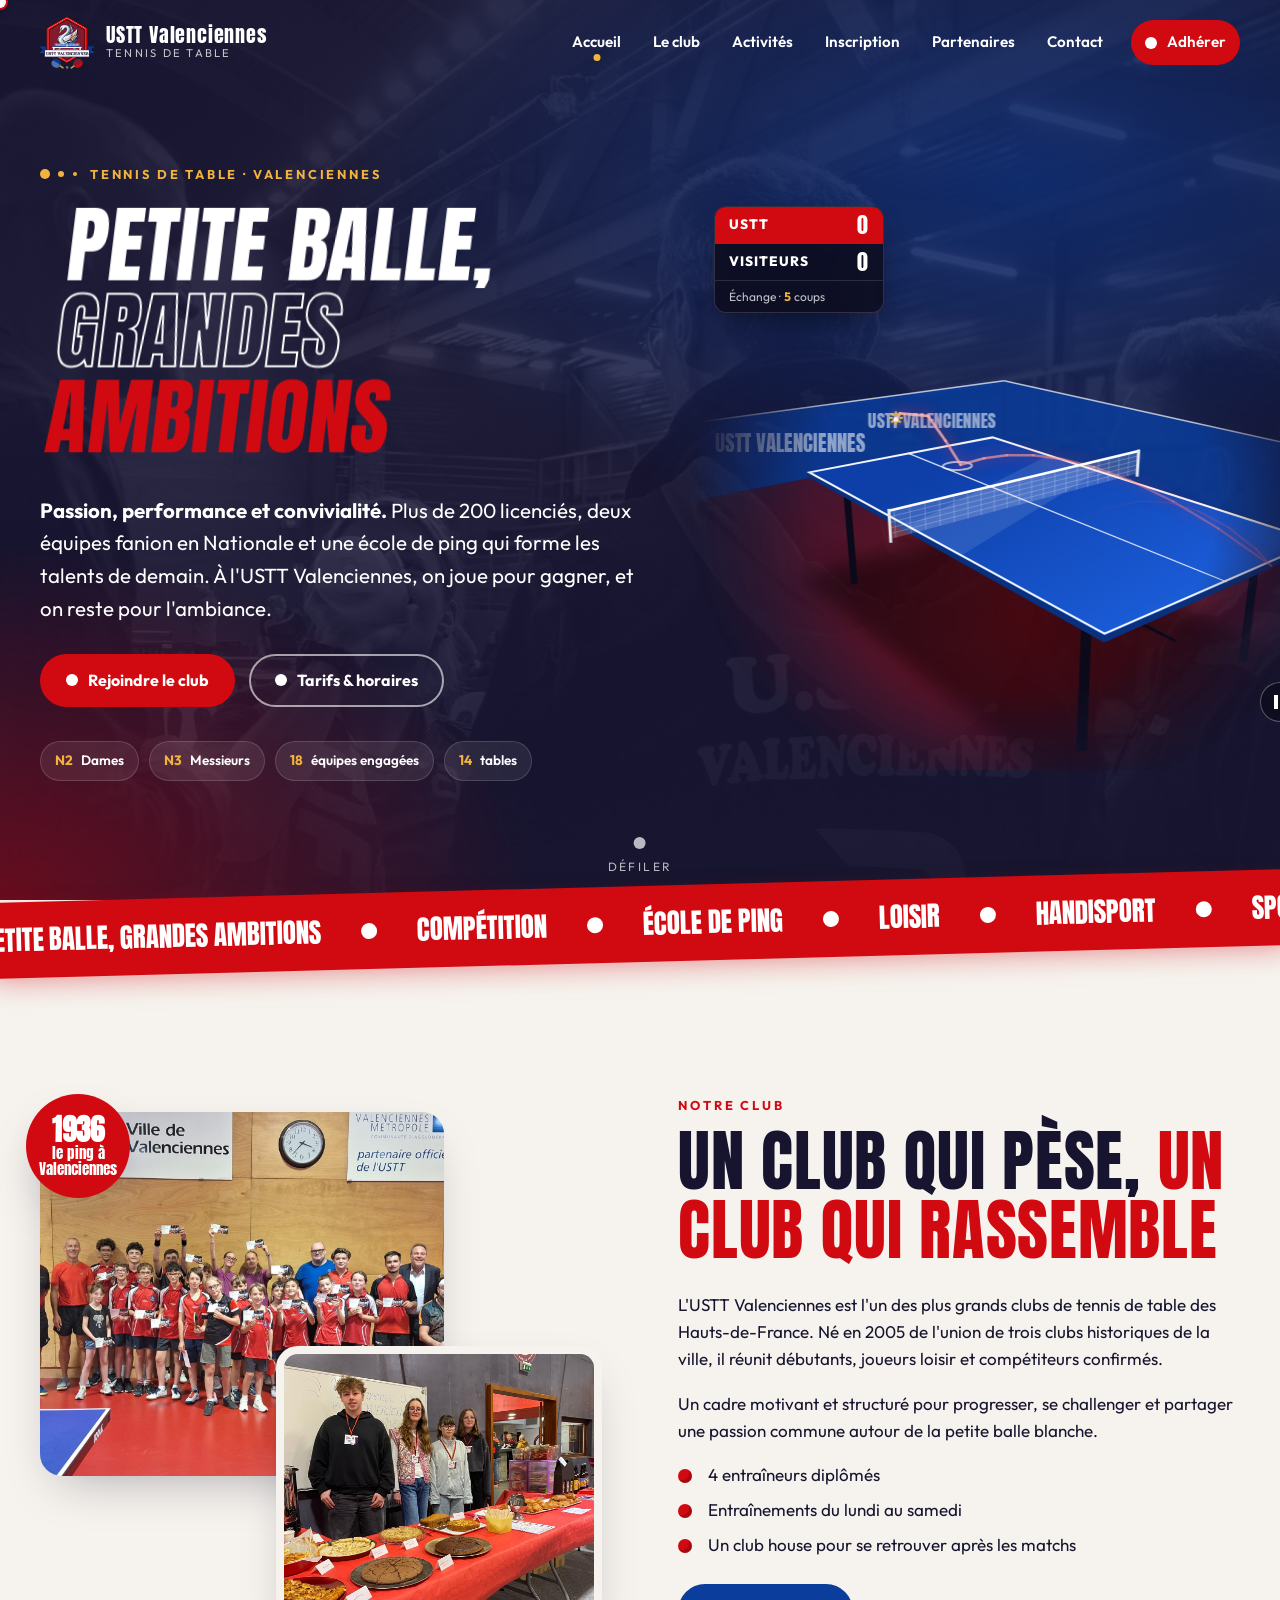
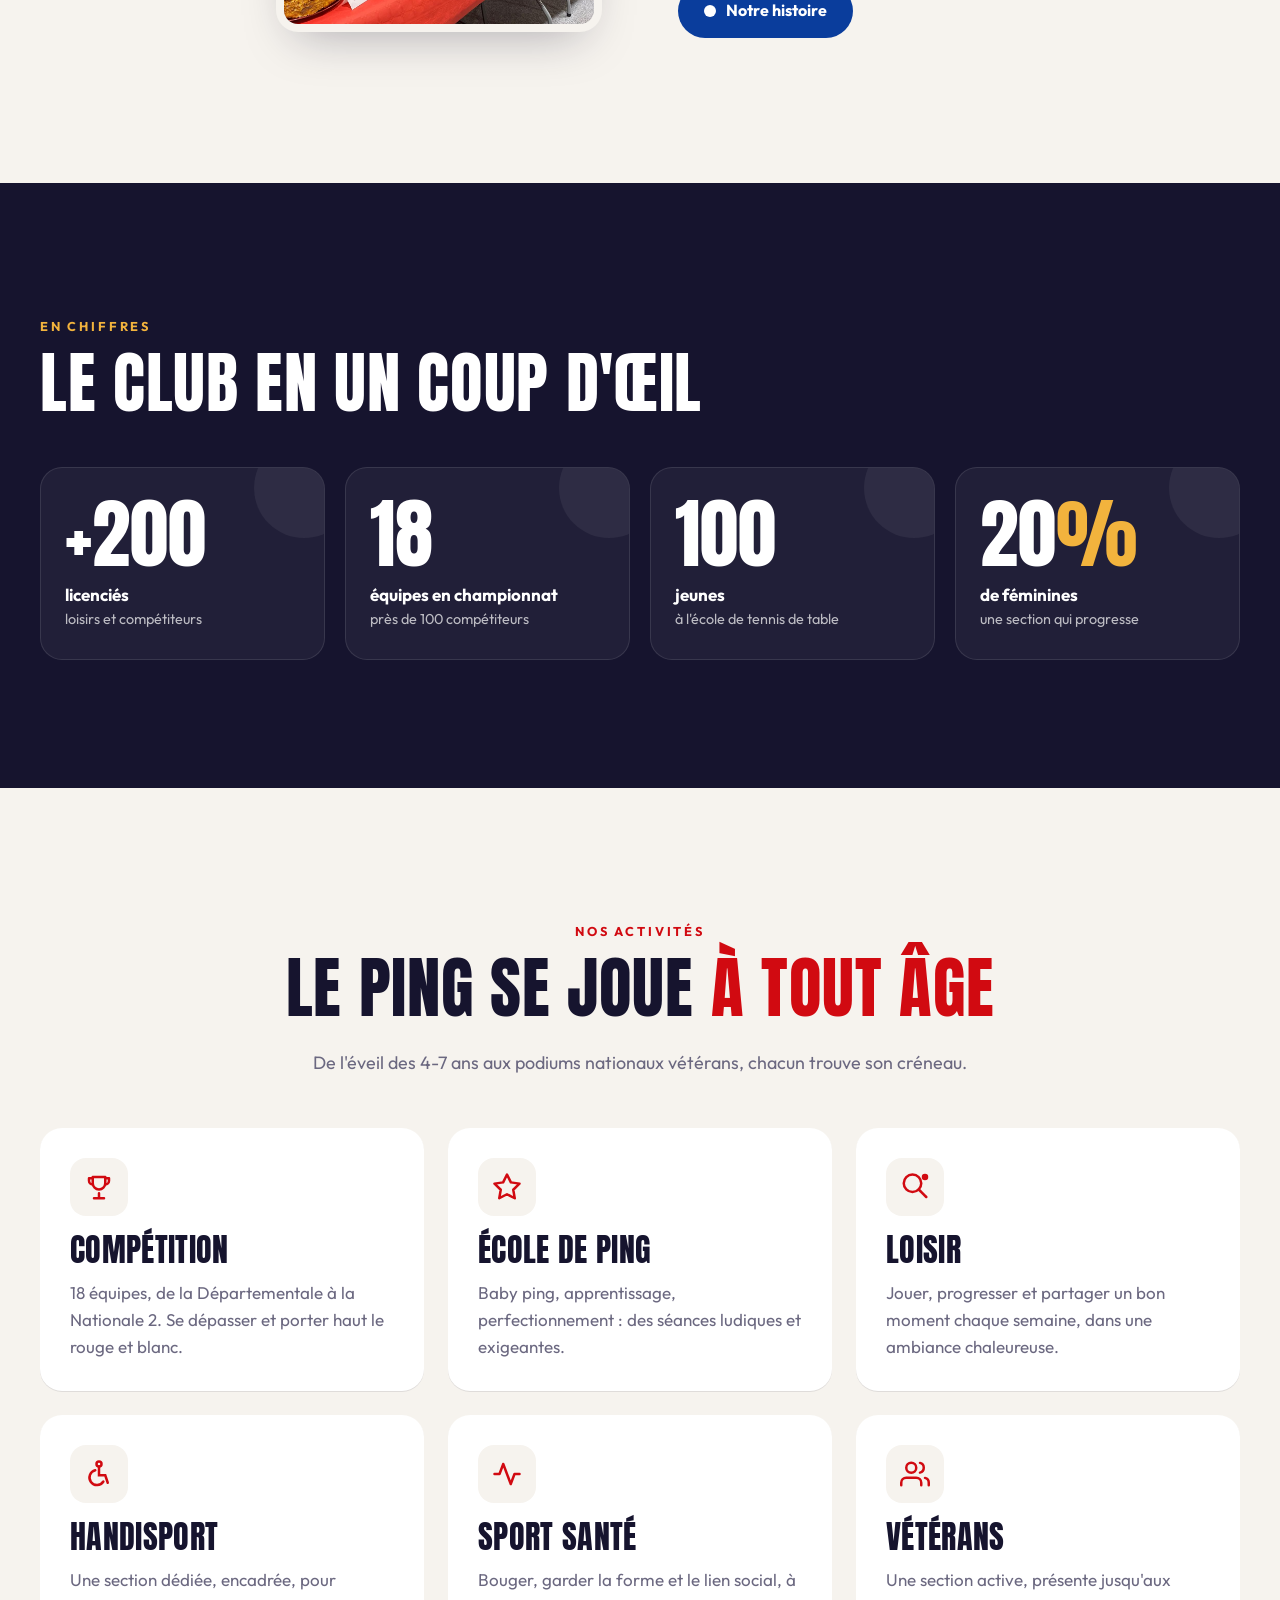
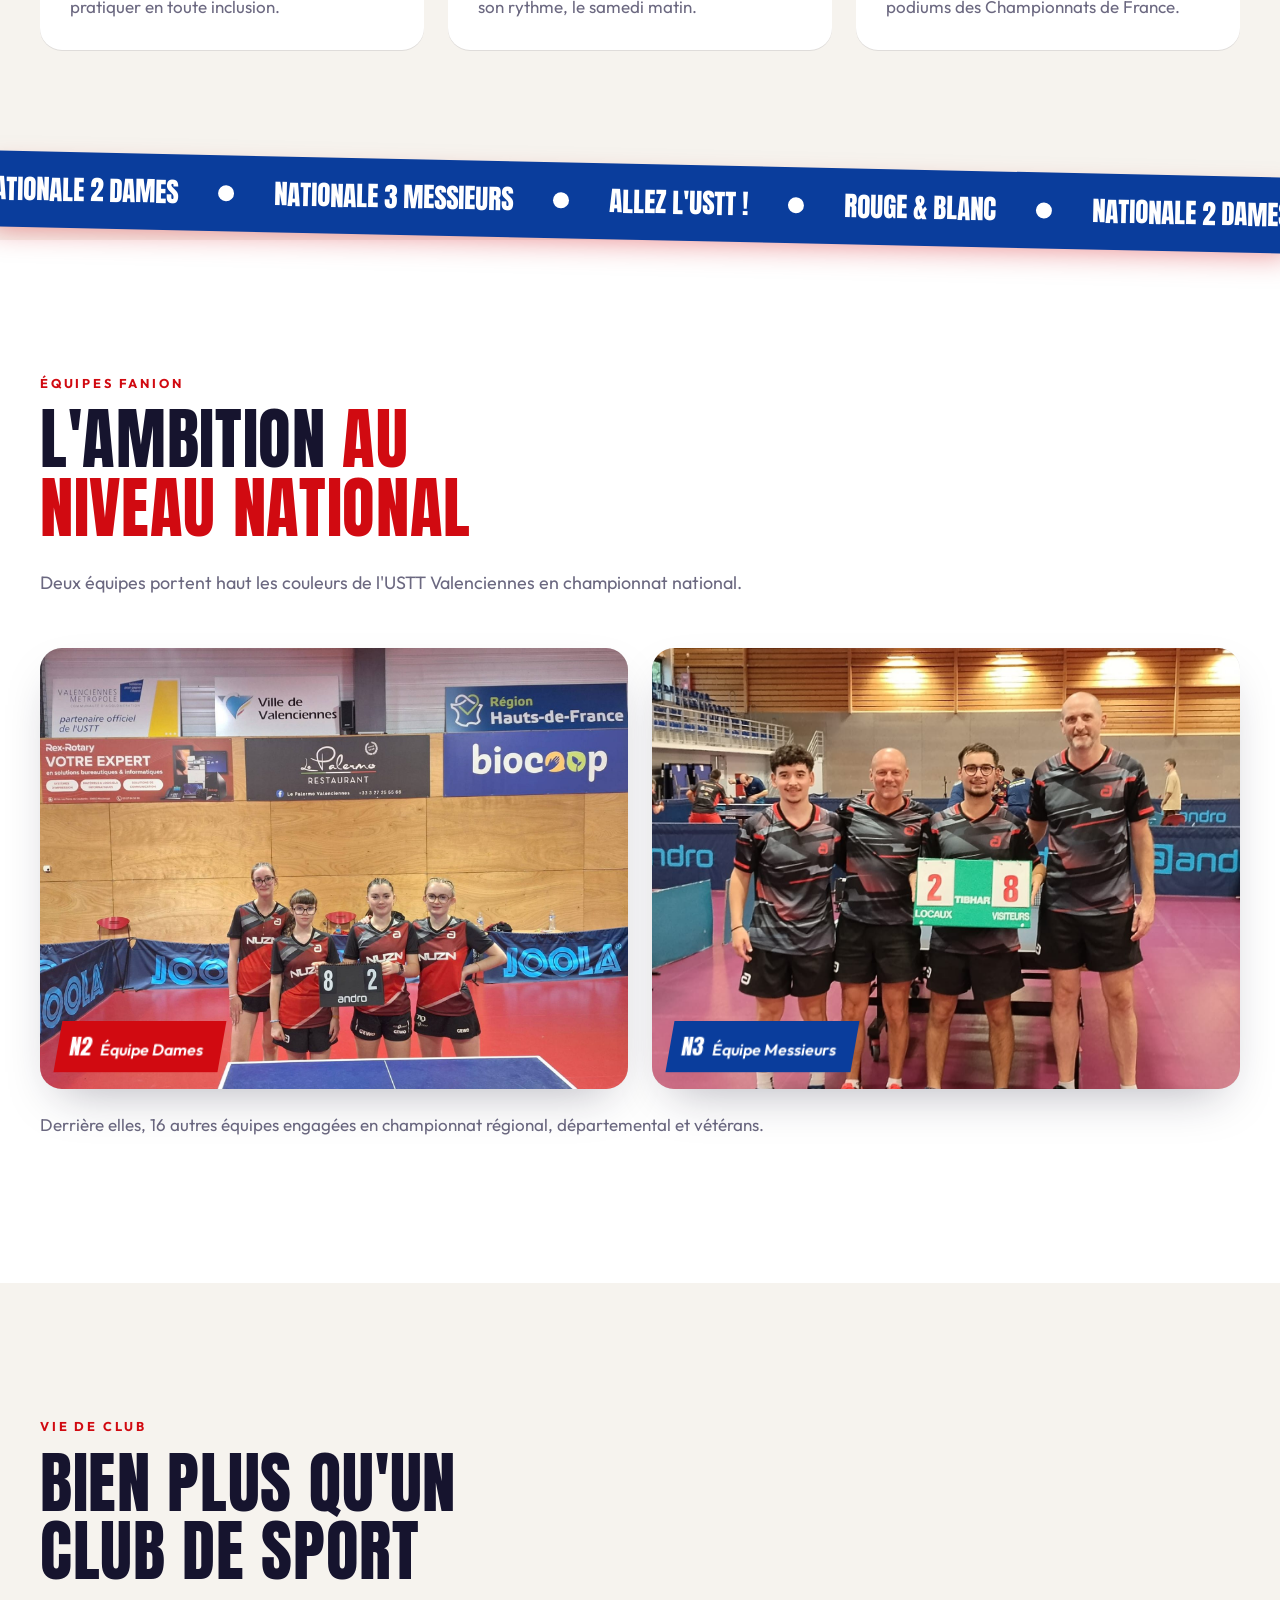
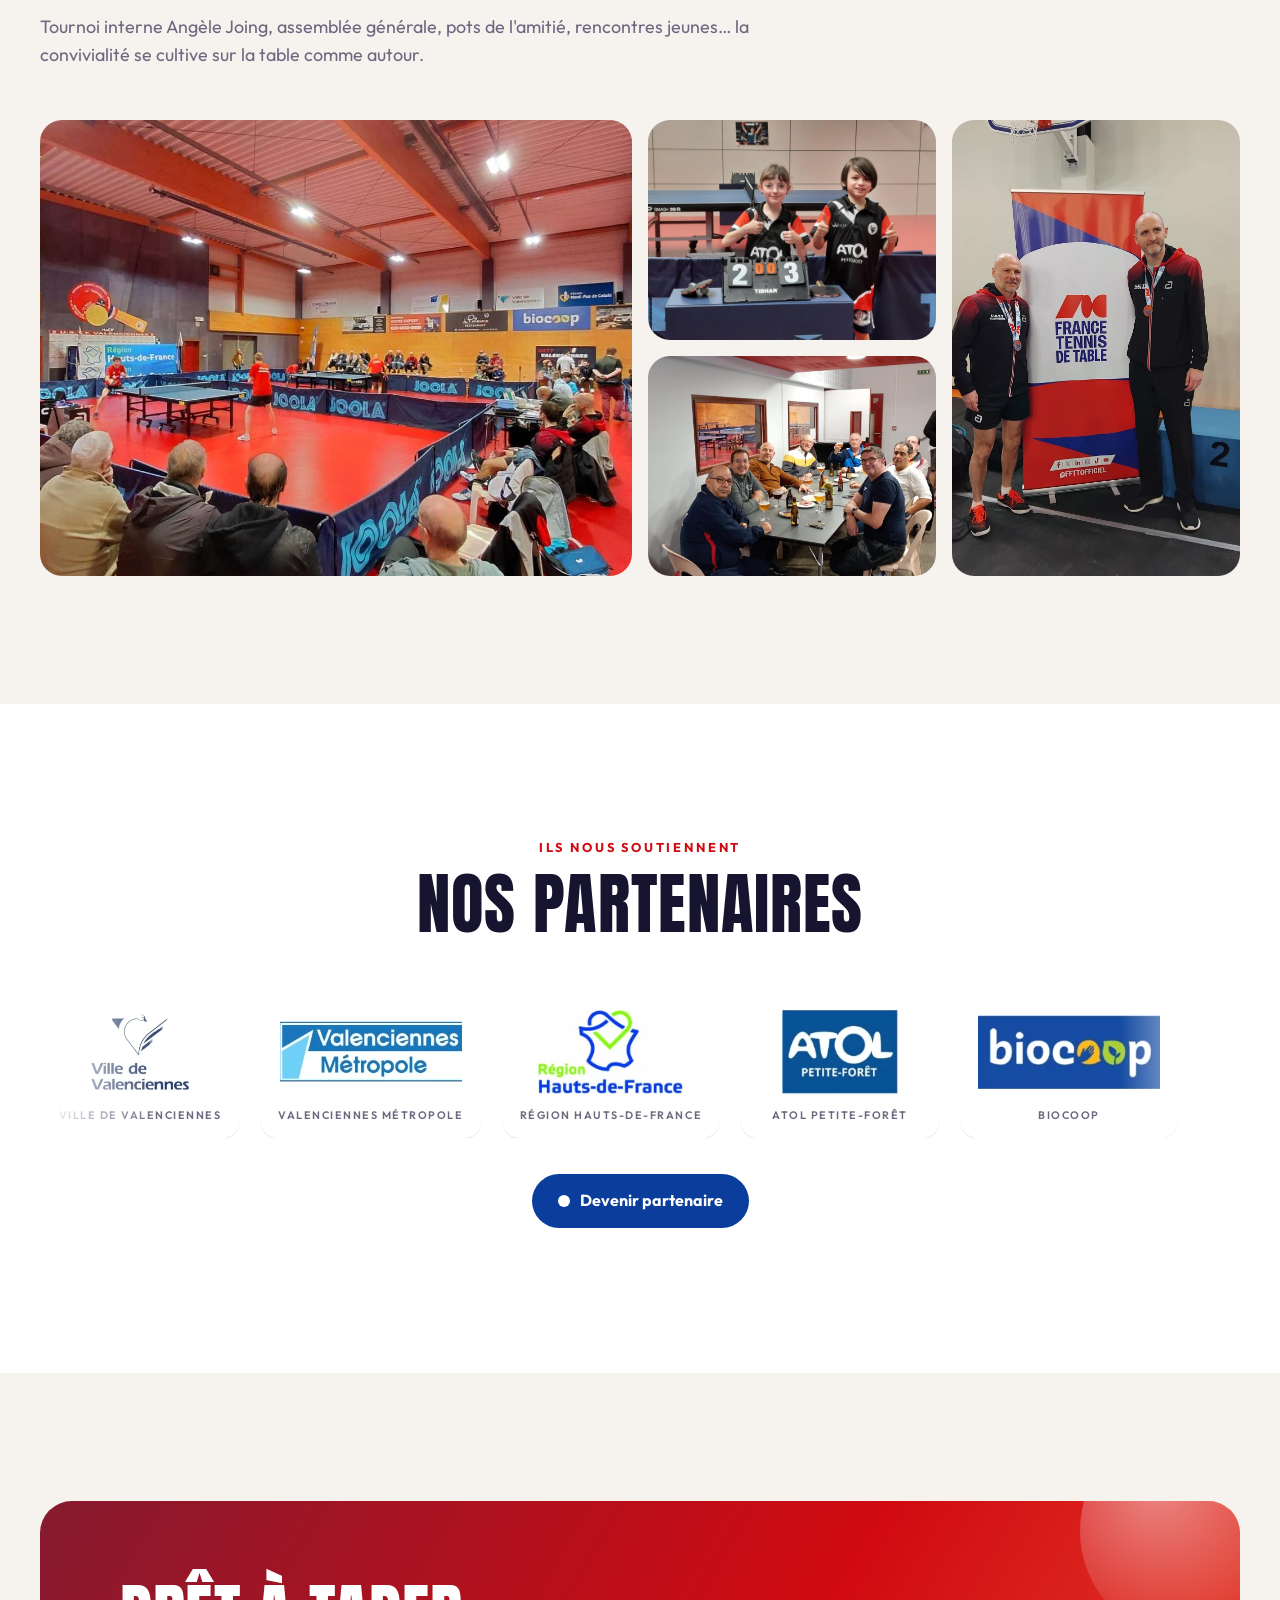
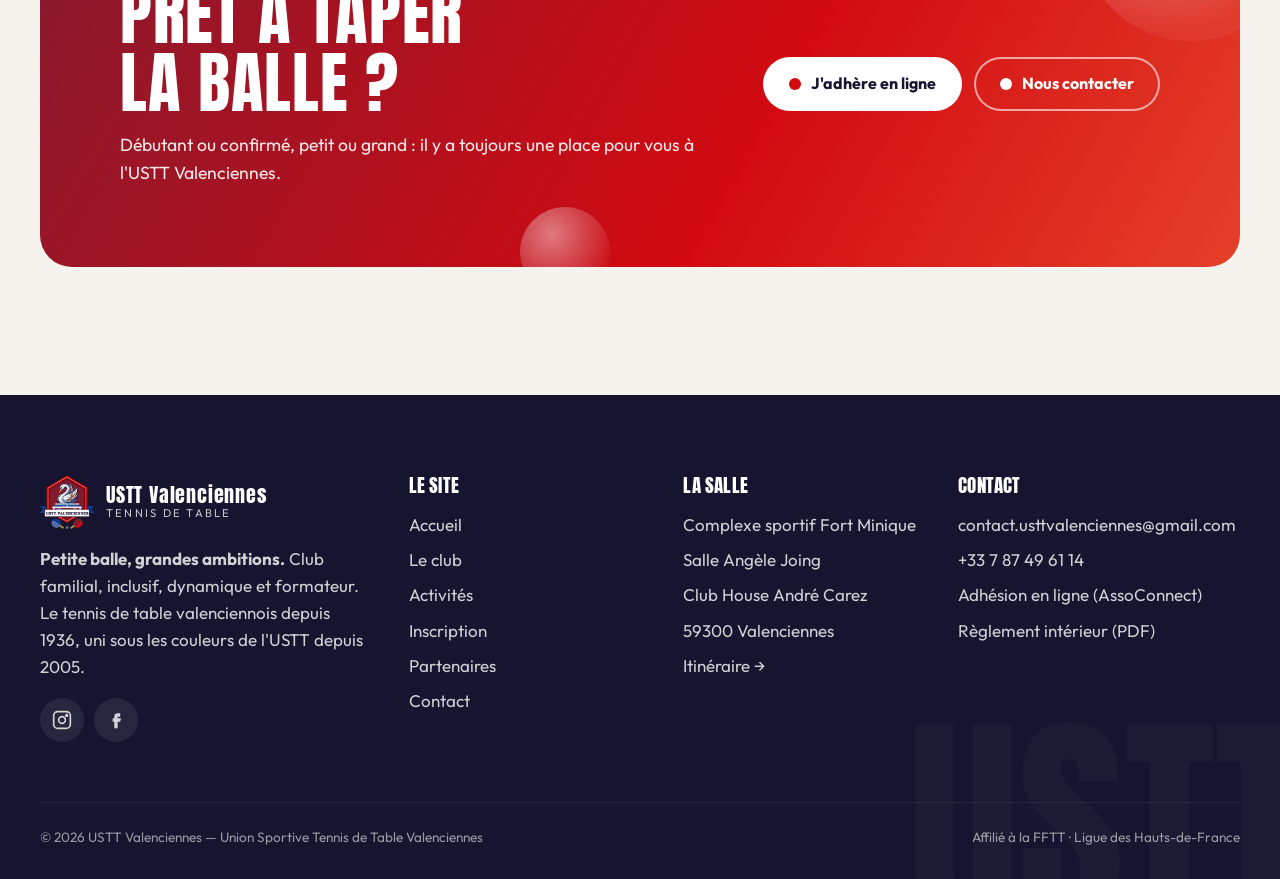
<file: index.html>
<!DOCTYPE html>
<html lang="fr">
<head>
<meta charset="utf-8">
<meta name="viewport" content="width=device-width, initial-scale=1">
<title>USTT Valenciennes — Club de tennis de table à Valenciennes</title>
<meta name="description" content="USTT Valenciennes : plus de 200 licenciés, équipes en Nationale 2 Dames et Nationale 3 Messieurs, école de ping, loisir, handisport et sport santé au Complexe sportif Fort Minique.">
<meta name="robots" content="noindex, nofollow">
<meta name="theme-color" content="#16142E">
<meta property="og:title" content="USTT Valenciennes — Club de tennis de table à Valenciennes">
<meta property="og:description" content="USTT Valenciennes : plus de 200 licenciés, équipes en Nationale 2 Dames et Nationale 3 Messieurs, école de ping, loisir, handisport et sport santé au Complexe sportif Fort Minique.">
<meta property="og:image" content="assets/img/salle-competition.jpg">
<meta property="og:locale" content="fr_FR">
<link rel="icon" type="image/png" href="assets/img/favicon.png">
<link rel="preconnect" href="https://fonts.googleapis.com">
<link rel="preconnect" href="https://fonts.gstatic.com" crossorigin>
<link href="https://fonts.googleapis.com/css2?family=Anton&family=Outfit:wght@400;600;700;800&display=swap" rel="stylesheet">
<link rel="stylesheet" href="assets/css/style.css">
</head>
<body>
<a class="skip" href="#contenu">Aller au contenu</a>
<div class="progress" aria-hidden="true"><div class="progress__line"></div><div class="progress__ball"></div></div>
<header class="header">
  <div class="container header__inner">
    <a class="brand" href="index.html" aria-label="USTT Valenciennes, accueil">
      <img src="assets/img/logo-sm.png" alt="" width="54" height="54">
      <span>USTT Valenciennes<small>TENNIS DE TABLE</small></span>
    </a>
    <button class="burger" aria-label="Ouvrir le menu" aria-expanded="false" aria-controls="nav"><span></span></button>
    <nav class="nav" id="nav" aria-label="Navigation principale">
      <a href="index.html" aria-current="page">Accueil</a><a href="club.html">Le club</a><a href="activites.html">Activités</a><a href="inscription.html">Inscription</a><a href="partenaires.html">Partenaires</a><a href="contact.html">Contact</a>
      <a class="btn btn--sm" href="https://ustt-valenciennes.assoconnect.com/collect/description/723009-r-adhesion-ustt-valenciennes-2026-2027" target="_blank" rel="noopener"><i class="ball"></i>Adhérer</a>
    </nav>
  </div>
</header>
<main id="contenu">

<section class="hero">
  <div class="hero__photo" aria-hidden="true"></div>
  <div class="container hero__grid">
    <div>
      <span class="eyebrow">Tennis de table · Valenciennes</span>
      <h1><span class="line"><span>Petite balle,</span></span><span class="line"><span class="outline">grandes</span></span><span class="line"><span class="red">ambitions</span></span></h1>
      <p class="hero__lead"><strong>Passion, performance et convivialité.</strong> Plus de 200 licenciés, deux équipes fanion en Nationale et une école de ping qui forme les talents de demain. À l'USTT Valenciennes, on joue pour gagner, et on reste pour l'ambiance.</p>
      <div class="hero__cta">
        <a class="btn" href="https://ustt-valenciennes.assoconnect.com/collect/description/723009-r-adhesion-ustt-valenciennes-2026-2027" target="_blank" rel="noopener"><i class="ball"></i>Rejoindre le club</a>
        <a class="btn btn--ghost" href="inscription.html#tarifs"><i class="ball"></i>Tarifs &amp; horaires</a>
      </div>
      <div class="hero__badges">
        <span class="badge"><b>N2</b> Dames</span>
        <span class="badge"><b>N3</b> Messieurs</span>
        <span class="badge"><b>18</b> équipes engagées</span>
        <span class="badge"><b>14</b> tables</span>
      </div>
    </div>
    <div class="stage">
  <canvas id="arena" role="img" aria-label="Animation : un échange de tennis de table sur une table vue en 3D"></canvas>
  <div class="scoreboard" aria-hidden="true">
    <div class="scoreboard__row is-home"><span>USTT</span><b id="sc-home">0</b></div>
    <div class="scoreboard__row"><span>Visiteurs</span><b id="sc-away">0</b></div>
    <div class="scoreboard__rally">Échange · <b id="sc-rally">0</b> coups</div>
  </div>
  <div class="point-flash" id="sc-flash" aria-hidden="true"></div>
  <button class="stage__pause" id="arena-pause" type="button" aria-pressed="false" aria-label="Mettre l'animation en pause"><span></span></button>
</div>
  </div>
  <a class="scroll-hint" href="#club"><i></i>Défiler</a>
</section>
<div class="ticker " aria-hidden="true"><div class="ticker__track"><span>Petite balle, grandes ambitions</span><span>Compétition</span><span>École de ping</span><span>Loisir</span><span>Handisport</span><span>Sport santé</span><span>Vétérans</span><span>Convivialité</span><span>Petite balle, grandes ambitions</span><span>Compétition</span><span>École de ping</span><span>Loisir</span><span>Handisport</span><span>Sport santé</span><span>Vétérans</span><span>Convivialité</span></div></div>

<section class="section" id="club">
  <div class="container split">
    <div class="photo-stack reveal from-left">
      <figure class="photo"><img src="assets/img/jeunes-groupe.jpg" alt="Les jeunes du club et leurs entraîneurs dans la salle" loading="lazy"></figure>
      <figure class="photo"><img src="assets/img/club-house.jpg" alt="Le buffet au club house" loading="lazy"></figure>
      <div class="sticker sticker--corner"><span><b>1936</b>le ping à Valenciennes</span></div>
    </div>
    <div class="reveal from-right">
      <span class="kicker">Notre club</span>
      <h2>Un club qui pèse, <span class="accent">un club qui rassemble</span></h2>
      <p>L'USTT Valenciennes est l'un des plus grands clubs de tennis de table des Hauts-de-France. Né en 2005 de l'union de trois clubs historiques de la ville, il réunit débutants, joueurs loisir et compétiteurs confirmés.</p>
      <p>Un cadre motivant et structuré pour progresser, se challenger et partager une passion commune autour de la petite balle blanche.</p>
      <ul class="check">
        <li>4 entraîneurs diplômés</li>
        <li>Entraînements du lundi au samedi</li>
        <li>Un club house pour se retrouver après les matchs</li>
      </ul>
      <p style="margin-top:26px"><a class="btn btn--blue" href="club.html"><i class="ball"></i>Notre histoire</a></p>
    </div>
  </div>
</section>

<section class="section section--dark">
  <div class="container">
    <div class="section__head reveal">
      <span class="kicker">En chiffres</span>
      <h2>Le club en un coup d'œil</h2>
    </div>
    <div class="stats">
      <div class="stat reveal" style="--d:0s"><div class="stat__num">+<span data-count="200">200</span></div><div class="stat__label">licenciés</div><div class="stat__sub">loisirs et compétiteurs</div></div>
      <div class="stat reveal" style="--d:.1s"><div class="stat__num"><span data-count="18">18</span></div><div class="stat__label">équipes en championnat</div><div class="stat__sub">près de 100 compétiteurs</div></div>
      <div class="stat reveal" style="--d:.2s"><div class="stat__num"><span data-count="100">100</span></div><div class="stat__label">jeunes</div><div class="stat__sub">à l'école de tennis de table</div></div>
      <div class="stat reveal" style="--d:.3s"><div class="stat__num"><span data-count="20">20</span><em>%</em></div><div class="stat__label">de féminines</div><div class="stat__sub">une section qui progresse</div></div>
    </div>
  </div>
</section>

<section class="section">
  <div class="container">
    <div class="section__head center reveal">
      <span class="kicker">Nos activités</span>
      <h2>Le ping se joue <span class="accent">à tout âge</span></h2>
      <p>De l'éveil des 4-7 ans aux podiums nationaux vétérans, chacun trouve son créneau.</p>
    </div>
    <div class="grid grid-3">
      <a class="card reveal" style="--d:0s;text-decoration:none" href="activites.html#competition"><div class="icon"><svg viewBox="0 0 24 24" fill="none" stroke="currentColor" stroke-width="2" stroke-linecap="round" stroke-linejoin="round"><path d="M8 21h8M12 17v4M7 4h10v5a5 5 0 0 1-10 0V4z"/><path d="M17 5h3v2a3 3 0 0 1-3 3M7 5H4v2a3 3 0 0 0 3 3"/></svg></div><h3>Compétition</h3><p>18 équipes, de la Départementale à la Nationale 2. Se dépasser et porter haut le rouge et blanc.</p></a>
      <a class="card reveal" style="--d:.1s;text-decoration:none" href="activites.html#jeunes"><div class="icon"><svg viewBox="0 0 24 24" fill="none" stroke="currentColor" stroke-width="2" stroke-linejoin="round"><path d="m12 2 3.1 6.3 6.9 1-5 4.9 1.2 6.8L12 17.8 5.8 21l1.2-6.8-5-4.9 6.9-1z"/></svg></div><h3>École de ping</h3><p>Baby ping, apprentissage, perfectionnement : des séances ludiques et exigeantes.</p></a>
      <a class="card reveal" style="--d:.2s;text-decoration:none" href="activites.html#loisir"><div class="icon"><svg viewBox="0 0 24 24" fill="none" stroke="currentColor" stroke-width="2" stroke-linecap="round"><circle cx="10" cy="9" r="7"/><path d="m15 14 6 6"/><circle cx="20" cy="4" r="1.6" fill="currentColor"/></svg></div><h3>Loisir</h3><p>Jouer, progresser et partager un bon moment chaque semaine, dans une ambiance chaleureuse.</p></a>
      <a class="card reveal" style="--d:0s;text-decoration:none" href="activites.html#handisport"><div class="icon"><svg viewBox="0 0 24 24" fill="none" stroke="currentColor" stroke-width="2" stroke-linecap="round"><circle cx="12" cy="4" r="2"/><path d="M12 6v7h5l2 6M9 9a6 6 0 1 0 6.5 9"/></svg></div><h3>Handisport</h3><p>Une section dédiée, encadrée, pour pratiquer en toute inclusion.</p></a>
      <a class="card reveal" style="--d:.1s;text-decoration:none" href="activites.html#sante"><div class="icon"><svg viewBox="0 0 24 24" fill="none" stroke="currentColor" stroke-width="2" stroke-linecap="round" stroke-linejoin="round"><path d="M22 12h-4l-3 8L9 4l-3 8H2"/></svg></div><h3>Sport santé</h3><p>Bouger, garder la forme et le lien social, à son rythme, le samedi matin.</p></a>
      <a class="card reveal" style="--d:.2s;text-decoration:none" href="activites.html#veterans"><div class="icon"><svg viewBox="0 0 24 24" fill="none" stroke="currentColor" stroke-width="2" stroke-linecap="round" stroke-linejoin="round"><path d="M17 21v-2a4 4 0 0 0-4-4H5a4 4 0 0 0-4 4v2"/><circle cx="9" cy="7" r="4"/><path d="M23 21v-2a4 4 0 0 0-3-3.87M16 3.13a4 4 0 0 1 0 7.75"/></svg></div><h3>Vétérans</h3><p>Une section active, présente jusqu'aux podiums des Championnats de France.</p></a>
    </div>
  </div>
</section>

<div class="ticker ticker--blue" aria-hidden="true"><div class="ticker__track"><span>Nationale 2 Dames</span><span>Nationale 3 Messieurs</span><span>Allez l'USTT !</span><span>Rouge &amp; Blanc</span><span>Nationale 2 Dames</span><span>Nationale 3 Messieurs</span><span>Allez l'USTT !</span><span>Rouge &amp; Blanc</span></div></div>

<section class="section section--white">
  <div class="container">
    <div class="section__head reveal">
      <span class="kicker">Équipes fanion</span>
      <h2>L'ambition <span class="accent">au niveau national</span></h2>
      <p>Deux équipes portent haut les couleurs de l'USTT Valenciennes en championnat national.</p>
    </div>
    <div class="grid grid-2">
      <figure class="photo teamphoto reveal from-left"><img src="assets/img/equipe-dames.jpg" alt="L'équipe Dames de Nationale 2" loading="lazy" style="object-position:center 75%"><figcaption><b>N2</b> Équipe Dames</figcaption></figure>
      <figure class="photo teamphoto reveal from-right"><img src="assets/img/equipe-messieurs.jpg" alt="L'équipe Messieurs de Nationale 3" loading="lazy" style="object-position:center 45%"><figcaption class="blue"><b>N3</b> Équipe Messieurs</figcaption></figure>
    </div>
    <p class="reveal" style="margin-top:22px;color:var(--gris)">Derrière elles, 16 autres équipes engagées en championnat régional, départemental et vétérans.</p>
  </div>
</section>

<section class="section">
  <div class="container">
    <div class="section__head reveal">
      <span class="kicker">Vie de club</span>
      <h2>Bien plus qu'un club de sport</h2>
      <p>Tournoi interne Angèle Joing, assemblée générale, pots de l'amitié, rencontres jeunes… la convivialité se cultive sur la table comme autour.</p>
    </div>
    <div class="mosaic">
      <figure class="photo wide tall reveal zoom"><img src="assets/img/salle-competition.jpg" alt="La salle un jour de compétition" loading="lazy"></figure>
      <figure class="photo reveal zoom" style="--d:.1s"><img src="assets/img/jeunes-score.jpg" alt="Deux jeunes joueurs du club" loading="lazy"></figure>
      <figure class="photo tall reveal zoom" style="--d:.15s"><img src="assets/img/veterans-podium.jpg" alt="Nos vétérans médaillés aux Championnats de France" loading="lazy"></figure>
      <figure class="photo reveal zoom" style="--d:.2s"><img src="assets/img/convivialite.jpg" alt="Un moment de partage au club house" loading="lazy"></figure>
    </div>
  </div>
</section>

<section class="section section--white">
  <div class="container">
    <div class="section__head center reveal">
      <span class="kicker">Ils nous soutiennent</span>
      <h2>Nos partenaires</h2>
    </div>
    <div class="logos reveal">
      <div class="logos__track"><div class="partner partner--logo"><span class="partner__img"><img src="assets/img/partenaires/ville-valenciennes.png" alt="Ville de Valenciennes" loading="lazy"></span><small>Ville de Valenciennes</small></div><div class="partner partner--logo"><span class="partner__img"><img src="assets/img/partenaires/valenciennes-metropole.png" alt="Valenciennes Métropole" loading="lazy"></span><small>Valenciennes Métropole</small></div><div class="partner partner--logo"><span class="partner__img"><img src="assets/img/partenaires/region-hdf.png" alt="Région Hauts-de-France" loading="lazy"></span><small>Région Hauts-de-France</small></div><div class="partner partner--logo"><span class="partner__img"><img src="assets/img/partenaires/atol.png" alt="ATOL Petite-Forêt" loading="lazy"></span><small>ATOL Petite-Forêt</small></div><div class="partner partner--logo"><span class="partner__img"><img src="assets/img/partenaires/biocoop.png" alt="Biocoop" loading="lazy"></span><small>Biocoop</small></div><div class="partner partner--logo"><span class="partner__img"><img src="assets/img/partenaires/palermo.png" alt="Le Palermo" loading="lazy"></span><small>Le Palermo</small></div><div class="partner partner--logo"><span class="partner__img"><img src="assets/img/partenaires/3-brasseurs.png" alt="3 Brasseurs" loading="lazy"></span><small>3 Brasseurs</small></div><div class="partner partner--logo"><span class="partner__img"><img src="assets/img/partenaires/rex-rotary.png" alt="Rex-Rotary" loading="lazy"></span><small>Rex-Rotary</small></div><div class="partner partner--logo"><span class="partner__img"><img src="assets/img/partenaires/bmw-valmotors.png" alt="Valmotors BMW" loading="lazy"></span><small>Valmotors BMW</small></div><div class="partner partner--logo"><span class="partner__img"><img src="assets/img/partenaires/volvo-performauto.png" alt="Performauto Volvo" loading="lazy"></span><small>Performauto Volvo</small></div><div class="partner partner--logo"><span class="partner__img"><img src="assets/img/partenaires/ville-valenciennes.png" alt="Ville de Valenciennes" loading="lazy"></span><small>Ville de Valenciennes</small></div><div class="partner partner--logo"><span class="partner__img"><img src="assets/img/partenaires/valenciennes-metropole.png" alt="Valenciennes Métropole" loading="lazy"></span><small>Valenciennes Métropole</small></div><div class="partner partner--logo"><span class="partner__img"><img src="assets/img/partenaires/region-hdf.png" alt="Région Hauts-de-France" loading="lazy"></span><small>Région Hauts-de-France</small></div><div class="partner partner--logo"><span class="partner__img"><img src="assets/img/partenaires/atol.png" alt="ATOL Petite-Forêt" loading="lazy"></span><small>ATOL Petite-Forêt</small></div><div class="partner partner--logo"><span class="partner__img"><img src="assets/img/partenaires/biocoop.png" alt="Biocoop" loading="lazy"></span><small>Biocoop</small></div><div class="partner partner--logo"><span class="partner__img"><img src="assets/img/partenaires/palermo.png" alt="Le Palermo" loading="lazy"></span><small>Le Palermo</small></div><div class="partner partner--logo"><span class="partner__img"><img src="assets/img/partenaires/3-brasseurs.png" alt="3 Brasseurs" loading="lazy"></span><small>3 Brasseurs</small></div><div class="partner partner--logo"><span class="partner__img"><img src="assets/img/partenaires/rex-rotary.png" alt="Rex-Rotary" loading="lazy"></span><small>Rex-Rotary</small></div><div class="partner partner--logo"><span class="partner__img"><img src="assets/img/partenaires/bmw-valmotors.png" alt="Valmotors BMW" loading="lazy"></span><small>Valmotors BMW</small></div><div class="partner partner--logo"><span class="partner__img"><img src="assets/img/partenaires/volvo-performauto.png" alt="Performauto Volvo" loading="lazy"></span><small>Performauto Volvo</small></div></div>
    </div>
    <p style="text-align:center;margin-top:36px" class="reveal"><a class="btn btn--blue" href="partenaires.html"><i class="ball"></i>Devenir partenaire</a></p>
  </div>
</section>
<section class="section">
  <div class="container">
    <div class="cta reveal zoom">
      <span class="deco a"></span><span class="deco b"></span>
      <div><h2>Prêt à taper la balle ?</h2><p>Débutant ou confirmé, petit ou grand : il y a toujours une place pour vous à l'USTT Valenciennes.</p></div>
      <div class="cta__actions">
        <a class="btn btn--light" href="https://ustt-valenciennes.assoconnect.com/collect/description/723009-r-adhesion-ustt-valenciennes-2026-2027" target="_blank" rel="noopener"><i class="ball"></i>J'adhère en ligne</a>
        <a class="btn btn--ghost" href="contact.html"><i class="ball"></i>Nous contacter</a>
      </div>
    </div>
  </div>
</section>

<script src="assets/js/arena.js" defer></script>
</main>
<footer class="footer">
  <div class="container">
    <div class="footer__grid">
      <div>
        <a class="brand" href="index.html"><img src="assets/img/logo-sm.png" alt="" width="54" height="54"><span>USTT Valenciennes<small>TENNIS DE TABLE</small></span></a>
        <p><strong>Petite balle, grandes ambitions.</strong> Club familial, inclusif, dynamique et formateur. Le tennis de table valenciennois depuis 1936, uni sous les couleurs de l'USTT depuis 2005.</p>
        <div class="socials">
          <a href="https://www.instagram.com/usttvalenciennes/" target="_blank" rel="noopener" aria-label="Instagram"><svg viewBox="0 0 24 24" fill="none" stroke="currentColor" stroke-width="2"><rect x="2" y="2" width="20" height="20" rx="5"/><circle cx="12" cy="12" r="4"/><circle cx="17.5" cy="6.5" r="1" fill="currentColor"/></svg></a>
          <a href="https://www.facebook.com/usttvalenciennes" target="_blank" rel="noopener" aria-label="Facebook"><svg viewBox="0 0 24 24" fill="currentColor"><path d="M14 8h3V4h-3a4 4 0 0 0-4 4v2H8v4h2v8h4v-8h3l1-4h-4V8z"/></svg></a>
        </div>
      </div>
      <div>
        <h4>Le site</h4>
        <ul><li><a href="index.html">Accueil</a></li><li><a href="club.html">Le club</a></li><li><a href="activites.html">Activités</a></li><li><a href="inscription.html">Inscription</a></li><li><a href="partenaires.html">Partenaires</a></li><li><a href="contact.html">Contact</a></li></ul>
      </div>
      <div>
        <h4>La salle</h4>
        <ul>
          <li>Complexe sportif Fort Minique</li>
          <li>Salle Angèle Joing</li>
          <li>Club House André Carez</li>
          <li>59300 Valenciennes</li>
          <li><a href="https://www.google.com/maps/search/?api=1&query=Complexe+sportif+Fort+Minique+Valenciennes" target="_blank" rel="noopener">Itinéraire →</a></li>
        </ul>
      </div>
      <div>
        <h4>Contact</h4>
        <ul>
          <li><a href="mailto:contact.usttvalenciennes@gmail.com">contact.usttvalenciennes@gmail.com</a></li>
          <li><a href="tel:+33787496114">+33 7 87 49 61 14</a></li>
          <li><a href="https://ustt-valenciennes.assoconnect.com/collect/description/723009-r-adhesion-ustt-valenciennes-2026-2027" target="_blank" rel="noopener">Adhésion en ligne (AssoConnect)</a></li>
          <li><a href="assets/docs/reglement-interieur-ustt.pdf" target="_blank">Règlement intérieur (PDF)</a></li>
        </ul>
      </div>
    </div>
    <div class="footer__bottom">
      <span>© <span data-year>2026</span> USTT Valenciennes — Union Sportive Tennis de Table Valenciennes</span>
      <span>Affilié à la FFTT · Ligue des Hauts-de-France</span>
    </div>
  </div>
  <div class="footer__big" aria-hidden="true">USTT</div>
</footer>
<script src="assets/js/main.js" defer></script>
</body>
</html>
</file>
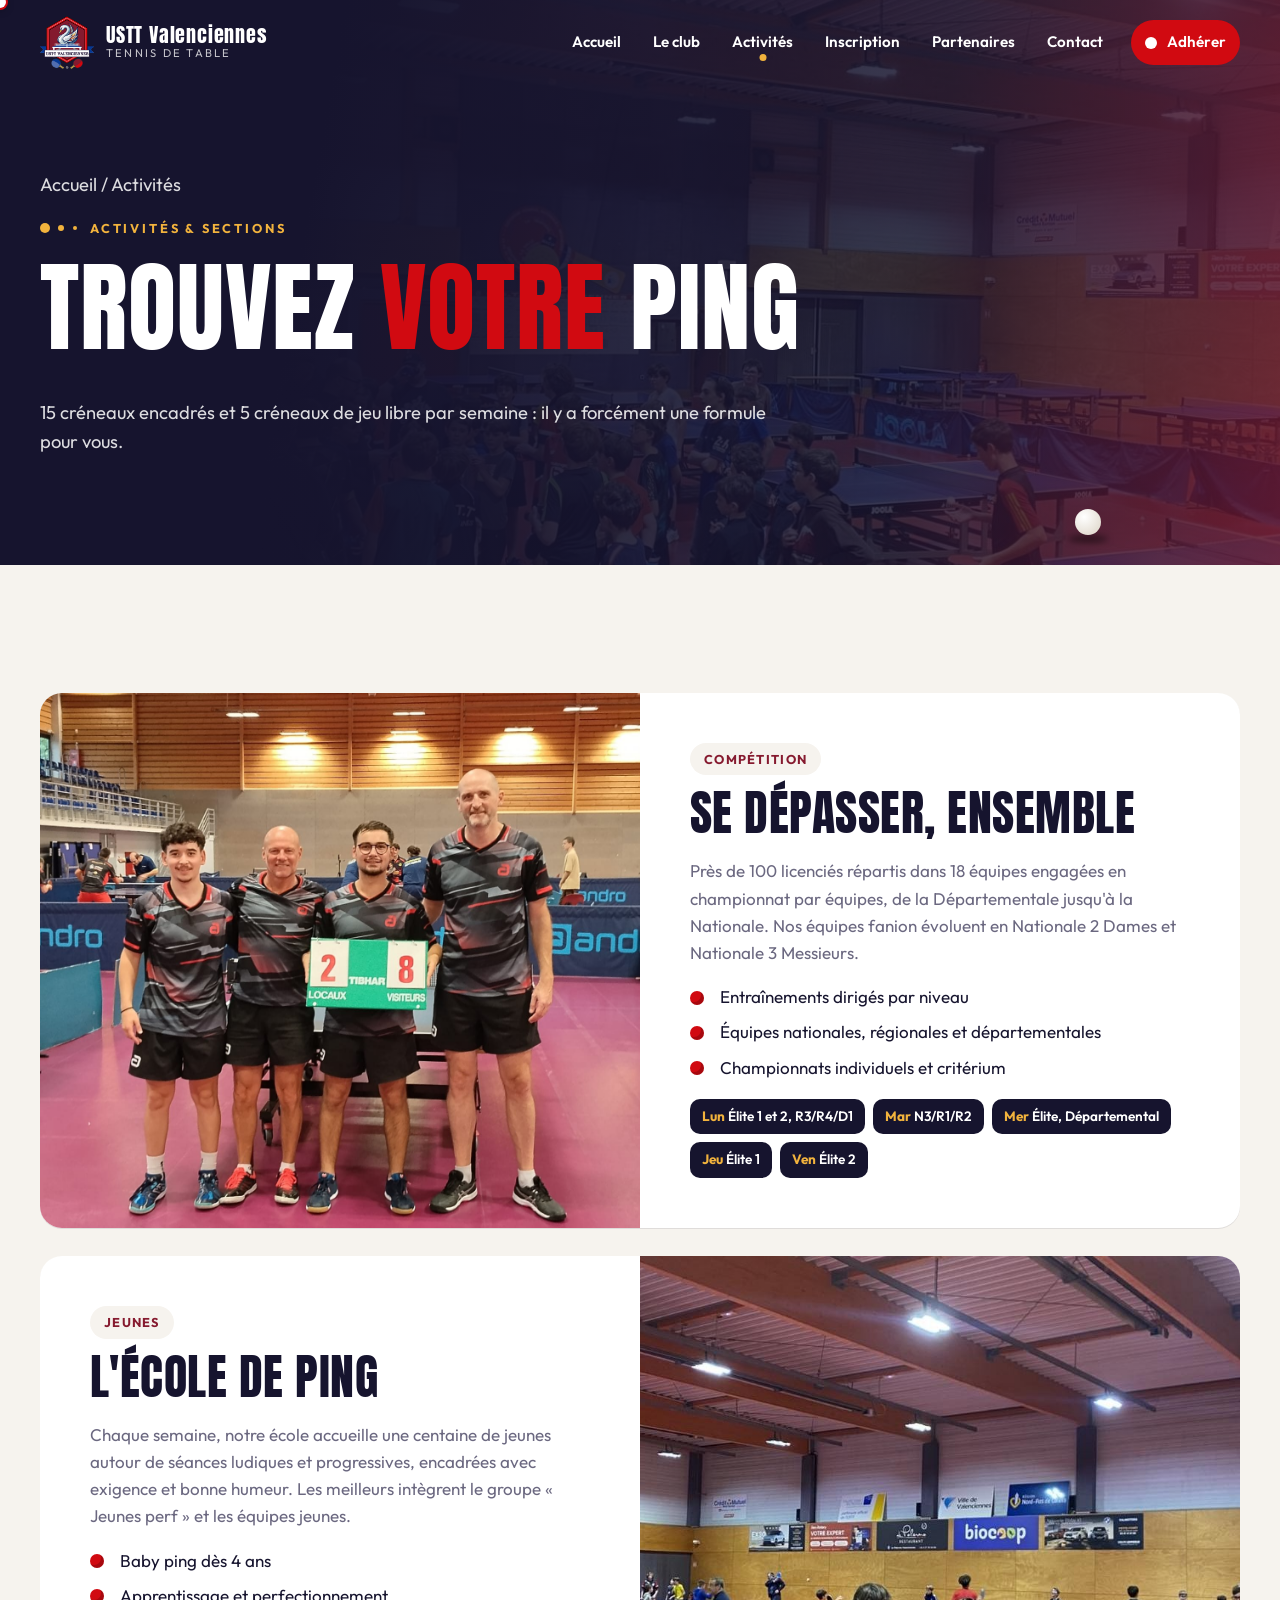
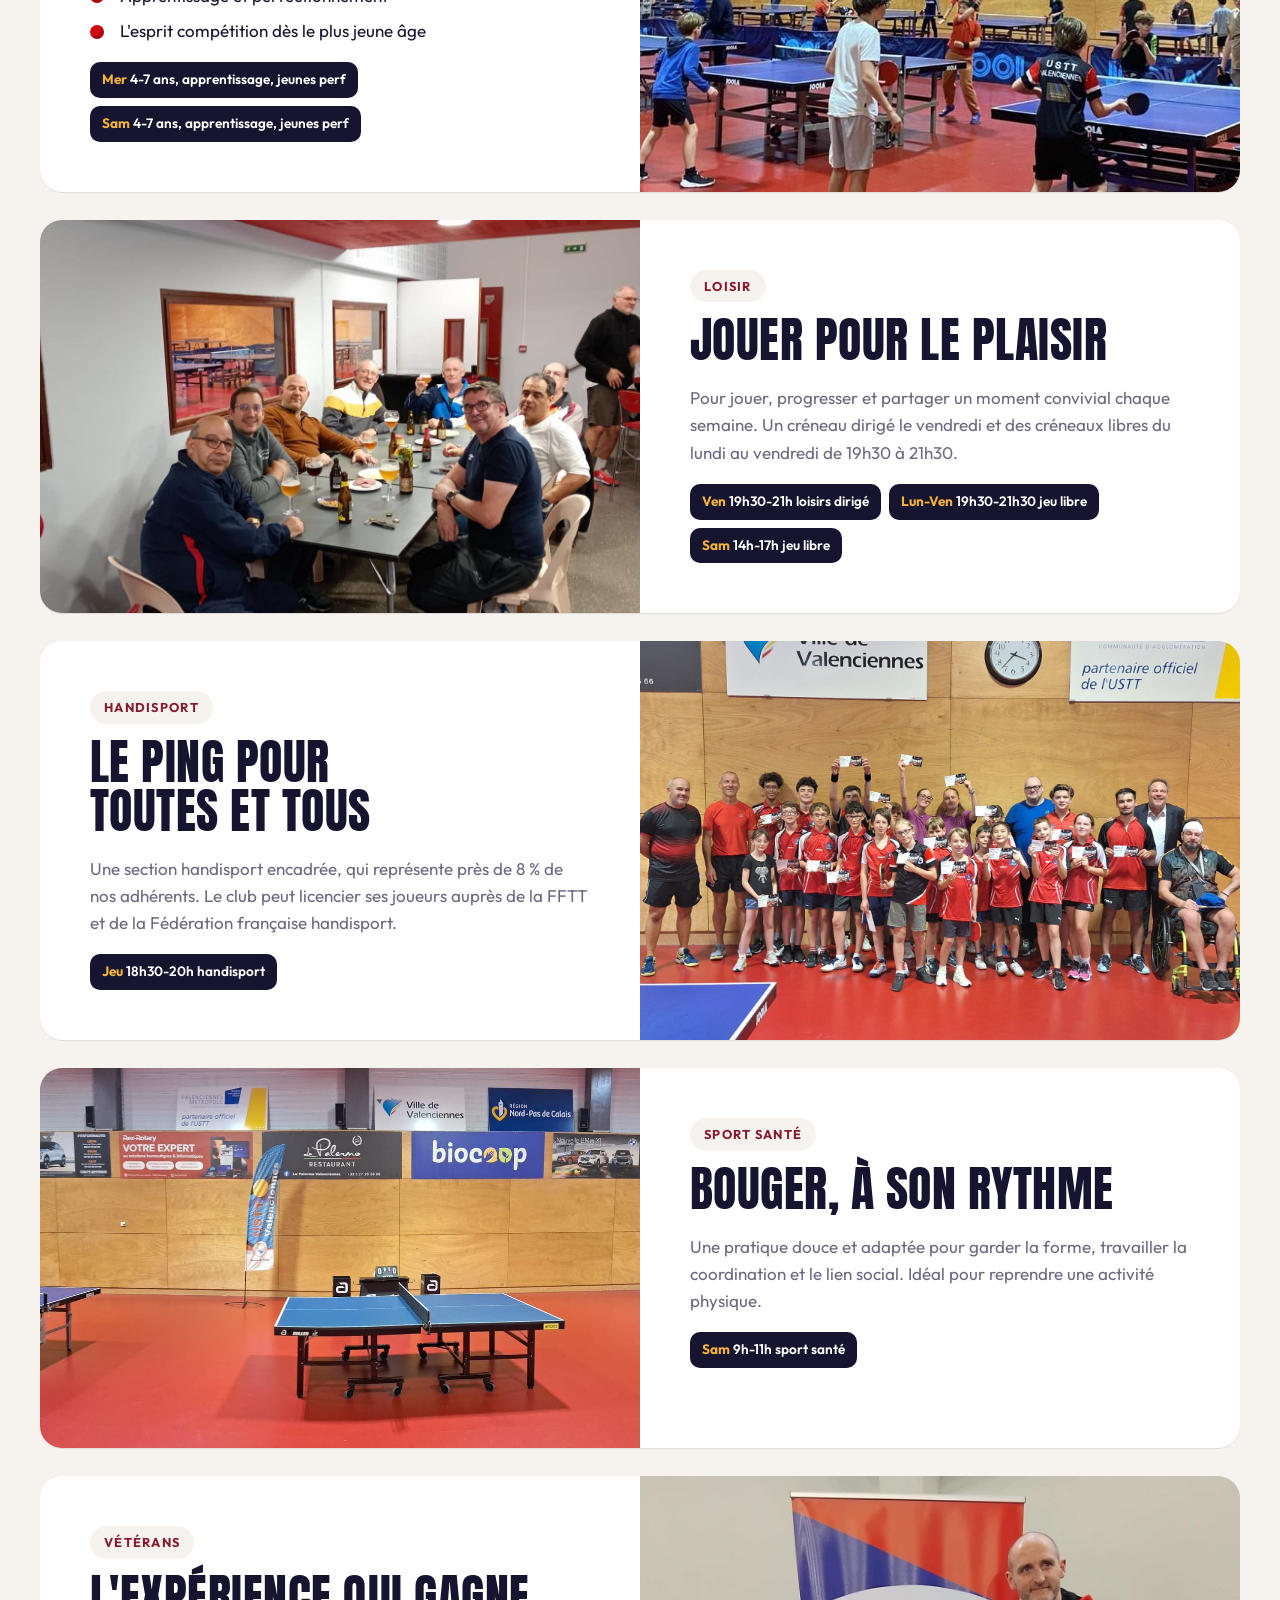
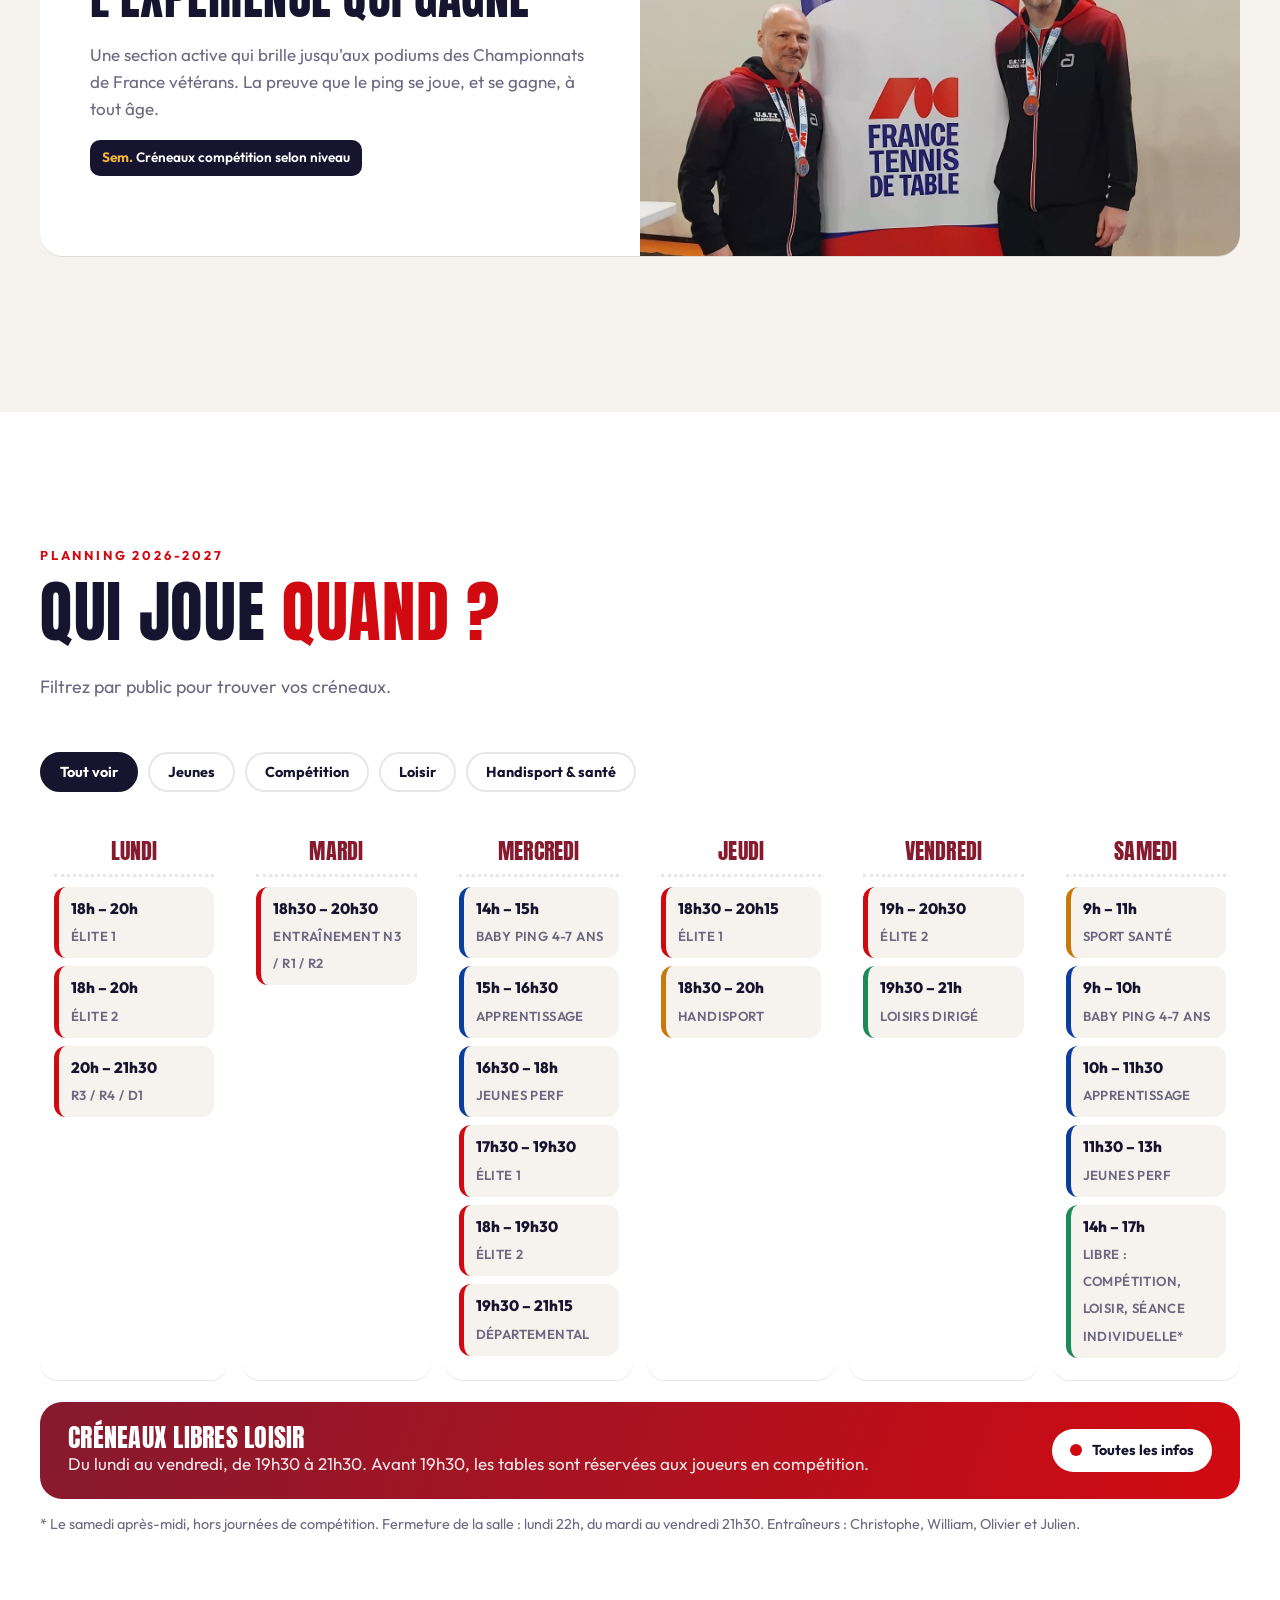
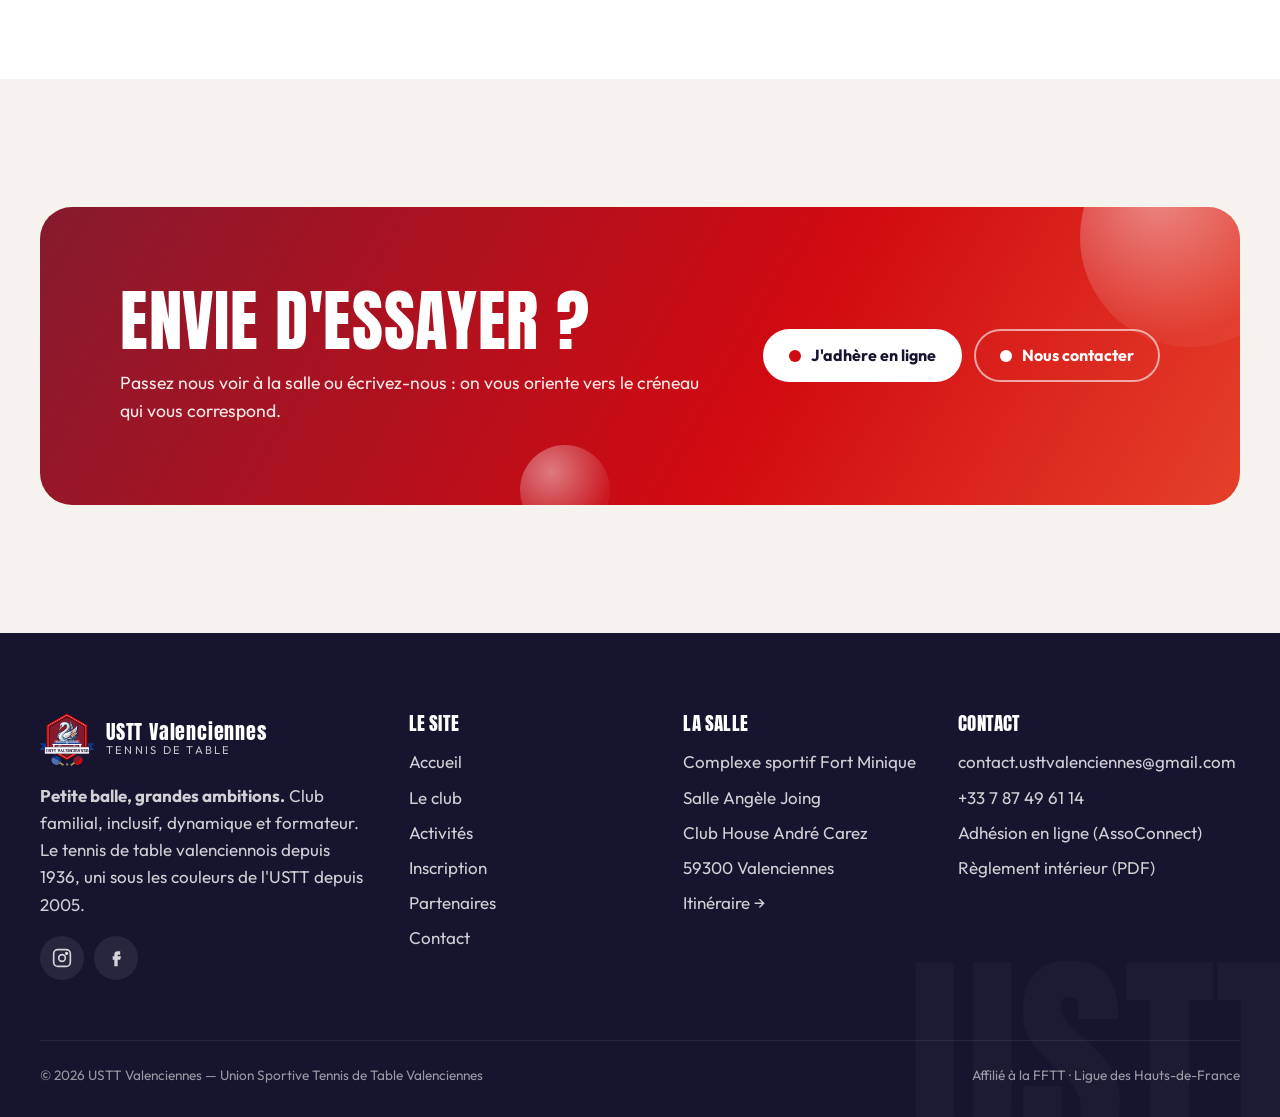
<file: activites.html>
<!DOCTYPE html>
<html lang="fr">
<head>
<meta charset="utf-8">
<meta name="viewport" content="width=device-width, initial-scale=1">
<title>Activités & sections — USTT Valenciennes</title>
<meta name="description" content="Compétition, école de ping, loisir, handisport, sport santé et vétérans : toutes les sections de l'USTT Valenciennes.">
<meta name="robots" content="noindex, nofollow">
<meta name="theme-color" content="#16142E">
<meta property="og:title" content="Activités & sections — USTT Valenciennes">
<meta property="og:description" content="Compétition, école de ping, loisir, handisport, sport santé et vétérans : toutes les sections de l'USTT Valenciennes.">
<meta property="og:image" content="assets/img/salle-competition.jpg">
<meta property="og:locale" content="fr_FR">
<link rel="icon" type="image/png" href="assets/img/favicon.png">
<link rel="preconnect" href="https://fonts.googleapis.com">
<link rel="preconnect" href="https://fonts.gstatic.com" crossorigin>
<link href="https://fonts.googleapis.com/css2?family=Anton&family=Outfit:wght@400;600;700;800&display=swap" rel="stylesheet">
<link rel="stylesheet" href="assets/css/style.css">
</head>
<body>
<a class="skip" href="#contenu">Aller au contenu</a>
<div class="progress" aria-hidden="true"><div class="progress__line"></div><div class="progress__ball"></div></div>
<header class="header">
  <div class="container header__inner">
    <a class="brand" href="index.html" aria-label="USTT Valenciennes, accueil">
      <img src="assets/img/logo-sm.png" alt="" width="54" height="54">
      <span>USTT Valenciennes<small>TENNIS DE TABLE</small></span>
    </a>
    <button class="burger" aria-label="Ouvrir le menu" aria-expanded="false" aria-controls="nav"><span></span></button>
    <nav class="nav" id="nav" aria-label="Navigation principale">
      <a href="index.html">Accueil</a><a href="club.html">Le club</a><a href="activites.html" aria-current="page">Activités</a><a href="inscription.html">Inscription</a><a href="partenaires.html">Partenaires</a><a href="contact.html">Contact</a>
      <a class="btn btn--sm" href="https://ustt-valenciennes.assoconnect.com/collect/description/723009-r-adhesion-ustt-valenciennes-2026-2027" target="_blank" rel="noopener"><i class="ball"></i>Adhérer</a>
    </nav>
  </div>
</header>
<main id="contenu">
<section class="page-hero">
  <div class="page-hero__bg" style="background-image:url(assets/img/entrainement-jeunes.jpg)"></div>
  <div class="container">
    <p class="crumbs"><a href="index.html">Accueil</a> / Activités</p>
    <span class="eyebrow">Activités &amp; sections</span>
    <h1 class="reveal is-in">Trouvez <span class="accent">votre</span> ping</h1>
    <p>15 créneaux encadrés et 5 créneaux de jeu libre par semaine : il y a forcément une formule pour vous.</p>
  </div>
  <div class="bouncer" aria-hidden="true"><b></b><i></i></div>
</section>

<section class="section">
  <div class="container">
<article class="pole reveal" id="competition">
  <div class="pole__media"><img src="assets/img/equipe-messieurs.jpg" alt="L'équipe Messieurs" loading="lazy" style="object-position:center"></div>
  <div class="pole__body">
    <span class="pole__tag">Compétition</span>
    <h2 style="font-size:clamp(2rem,4vw,3rem)">Se dépasser, ensemble</h2>
    <p>Près de 100 licenciés répartis dans 18 équipes engagées en championnat par équipes, de la Départementale jusqu'à la Nationale. Nos équipes fanion évoluent en Nationale 2 Dames et Nationale 3 Messieurs.</p><ul class="check"><li>Entraînements dirigés par niveau</li><li>Équipes nationales, régionales et départementales</li><li>Championnats individuels et critérium</li></ul>
    <ul class="slots"><li><b>Lun</b> Élite 1 et 2, R3/R4/D1</li><li><b>Mar</b> N3/R1/R2</li><li><b>Mer</b> Élite, Départemental</li><li><b>Jeu</b> Élite 1</li><li><b>Ven</b> Élite 2</li></ul>
  </div>
</article><article class="pole reveal" id="jeunes">
  <div class="pole__media"><img src="assets/img/ecole-ping.jpg" alt="L'école de tennis de table à l'entraînement" loading="lazy" style="object-position:center"></div>
  <div class="pole__body">
    <span class="pole__tag">Jeunes</span>
    <h2 style="font-size:clamp(2rem,4vw,3rem)">L'école de ping</h2>
    <p>Chaque semaine, notre école accueille une centaine de jeunes autour de séances ludiques et progressives, encadrées avec exigence et bonne humeur. Les meilleurs intègrent le groupe « Jeunes perf » et les équipes jeunes.</p><ul class="check"><li>Baby ping dès 4 ans</li><li>Apprentissage et perfectionnement</li><li>L'esprit compétition dès le plus jeune âge</li></ul>
    <ul class="slots"><li><b>Mer</b> 4-7 ans, apprentissage, jeunes perf</li><li><b>Sam</b> 4-7 ans, apprentissage, jeunes perf</li></ul>
  </div>
</article><article class="pole reveal" id="loisir">
  <div class="pole__media"><img src="assets/img/convivialite.jpg" alt="Un moment convivial entre licenciés" loading="lazy" style="object-position:center"></div>
  <div class="pole__body">
    <span class="pole__tag">Loisir</span>
    <h2 style="font-size:clamp(2rem,4vw,3rem)">Jouer pour le plaisir</h2>
    <p>Pour jouer, progresser et partager un moment convivial chaque semaine. Un créneau dirigé le vendredi et des créneaux libres du lundi au vendredi de 19h30 à 21h30.</p>
    <ul class="slots"><li><b>Ven</b> 19h30-21h loisirs dirigé</li><li><b>Lun-Ven</b> 19h30-21h30 jeu libre</li><li><b>Sam</b> 14h-17h jeu libre</li></ul>
  </div>
</article><article class="pole reveal" id="handisport">
  <div class="pole__media"><img src="assets/img/jeunes-groupe.jpg" alt="Joueurs valides et handisport réunis" loading="lazy" style="object-position:center"></div>
  <div class="pole__body">
    <span class="pole__tag">Handisport</span>
    <h2 style="font-size:clamp(2rem,4vw,3rem)">Le ping pour toutes et tous</h2>
    <p>Une section handisport encadrée, qui représente près de 8 % de nos adhérents. Le club peut licencier ses joueurs auprès de la FFTT et de la Fédération française handisport.</p>
    <ul class="slots"><li><b>Jeu</b> 18h30-20h handisport</li></ul>
  </div>
</article><article class="pole reveal" id="sante">
  <div class="pole__media"><img src="assets/img/salle-table.jpg" alt="Une table prête dans la salle" loading="lazy" style="object-position:center"></div>
  <div class="pole__body">
    <span class="pole__tag">Sport santé</span>
    <h2 style="font-size:clamp(2rem,4vw,3rem)">Bouger, à son rythme</h2>
    <p>Une pratique douce et adaptée pour garder la forme, travailler la coordination et le lien social. Idéal pour reprendre une activité physique.</p>
    <ul class="slots"><li><b>Sam</b> 9h-11h sport santé</li></ul>
  </div>
</article><article class="pole reveal" id="veterans">
  <div class="pole__media"><img src="assets/img/veterans-podium.jpg" alt="Nos vétérans médaillés" loading="lazy" style="object-position:center 25%"></div>
  <div class="pole__body">
    <span class="pole__tag">Vétérans</span>
    <h2 style="font-size:clamp(2rem,4vw,3rem)">L'expérience qui gagne</h2>
    <p>Une section active qui brille jusqu'aux podiums des Championnats de France vétérans. La preuve que le ping se joue, et se gagne, à tout âge.</p>
    <ul class="slots"><li><b>Sem.</b> Créneaux compétition selon niveau</li></ul>
  </div>
</article>
  </div>
</section>

<section class="section section--white" id="planning">
  <div class="container">
    <div class="section__head reveal">
      <span class="kicker">Planning 2026-2027</span>
      <h2>Qui joue <span class="accent">quand ?</span></h2>
      <p>Filtrez par public pour trouver vos créneaux.</p>
    </div>
    <div class="planning-filters" role="group" aria-label="Filtrer le planning">
  <button class="chip is-active" data-f="all" aria-pressed="true">Tout voir</button>
  <button class="chip" data-f="jeunes" aria-pressed="false">Jeunes</button>
  <button class="chip" data-f="competition" aria-pressed="false">Compétition</button>
  <button class="chip" data-f="loisir" aria-pressed="false">Loisir</button>
  <button class="chip" data-f="sante" aria-pressed="false">Handisport &amp; santé</button>
</div>
<div class="planning"><div class="day reveal" style="--d:0.00s"><h3>Lundi</h3><div class="slot" data-t="competition"><time>18h – 20h</time><span>Élite 1</span></div><div class="slot" data-t="competition"><time>18h – 20h</time><span>Élite 2</span></div><div class="slot" data-t="competition"><time>20h – 21h30</time><span>R3 / R4 / D1</span></div></div><div class="day reveal" style="--d:0.07s"><h3>Mardi</h3><div class="slot" data-t="competition"><time>18h30 – 20h30</time><span>Entraînement N3 / R1 / R2</span></div></div><div class="day reveal" style="--d:0.14s"><h3>Mercredi</h3><div class="slot" data-t="jeunes"><time>14h – 15h</time><span>Baby ping 4-7 ans</span></div><div class="slot" data-t="jeunes"><time>15h – 16h30</time><span>Apprentissage</span></div><div class="slot" data-t="jeunes"><time>16h30 – 18h</time><span>Jeunes perf</span></div><div class="slot" data-t="competition"><time>17h30 – 19h30</time><span>Élite 1</span></div><div class="slot" data-t="competition"><time>18h – 19h30</time><span>Élite 2</span></div><div class="slot" data-t="competition"><time>19h30 – 21h15</time><span>Départemental</span></div></div><div class="day reveal" style="--d:0.21s"><h3>Jeudi</h3><div class="slot" data-t="competition"><time>18h30 – 20h15</time><span>Élite 1</span></div><div class="slot" data-t="sante"><time>18h30 – 20h</time><span>Handisport</span></div></div><div class="day reveal" style="--d:0.28s"><h3>Vendredi</h3><div class="slot" data-t="competition"><time>19h – 20h30</time><span>Élite 2</span></div><div class="slot" data-t="loisir"><time>19h30 – 21h</time><span>Loisirs dirigé</span></div></div><div class="day reveal" style="--d:0.35s"><h3>Samedi</h3><div class="slot" data-t="sante"><time>9h – 11h</time><span>Sport santé</span></div><div class="slot" data-t="jeunes"><time>9h – 10h</time><span>Baby ping 4-7 ans</span></div><div class="slot" data-t="jeunes"><time>10h – 11h30</time><span>Apprentissage</span></div><div class="slot" data-t="jeunes"><time>11h30 – 13h</time><span>Jeunes perf</span></div><div class="slot" data-t="loisir"><time>14h – 17h</time><span>Libre : compétition, loisir, séance individuelle*</span></div></div></div>
<div class="free-play reveal">
  <div><h3>Créneaux libres loisir</h3><p>Du lundi au vendredi, de 19h30 à 21h30. Avant 19h30, les tables sont réservées aux joueurs en compétition.</p></div>
  <a class="btn btn--light btn--sm" href="inscription.html#planning"><i class="ball"></i>Toutes les infos</a>
</div>
<p class="note">* Le samedi après-midi, hors journées de compétition. Fermeture de la salle : lundi 22h, du mardi au vendredi 21h30. Entraîneurs : Christophe, William, Olivier et Julien.</p>
  </div>
</section>
<section class="section">
  <div class="container">
    <div class="cta reveal zoom">
      <span class="deco a"></span><span class="deco b"></span>
      <div><h2>Envie d'essayer ?</h2><p>Passez nous voir à la salle ou écrivez-nous : on vous oriente vers le créneau qui vous correspond.</p></div>
      <div class="cta__actions">
        <a class="btn btn--light" href="https://ustt-valenciennes.assoconnect.com/collect/description/723009-r-adhesion-ustt-valenciennes-2026-2027" target="_blank" rel="noopener"><i class="ball"></i>J'adhère en ligne</a>
        <a class="btn btn--ghost" href="contact.html"><i class="ball"></i>Nous contacter</a>
      </div>
    </div>
  </div>
</section>

</main>
<footer class="footer">
  <div class="container">
    <div class="footer__grid">
      <div>
        <a class="brand" href="index.html"><img src="assets/img/logo-sm.png" alt="" width="54" height="54"><span>USTT Valenciennes<small>TENNIS DE TABLE</small></span></a>
        <p><strong>Petite balle, grandes ambitions.</strong> Club familial, inclusif, dynamique et formateur. Le tennis de table valenciennois depuis 1936, uni sous les couleurs de l'USTT depuis 2005.</p>
        <div class="socials">
          <a href="https://www.instagram.com/usttvalenciennes/" target="_blank" rel="noopener" aria-label="Instagram"><svg viewBox="0 0 24 24" fill="none" stroke="currentColor" stroke-width="2"><rect x="2" y="2" width="20" height="20" rx="5"/><circle cx="12" cy="12" r="4"/><circle cx="17.5" cy="6.5" r="1" fill="currentColor"/></svg></a>
          <a href="https://www.facebook.com/usttvalenciennes" target="_blank" rel="noopener" aria-label="Facebook"><svg viewBox="0 0 24 24" fill="currentColor"><path d="M14 8h3V4h-3a4 4 0 0 0-4 4v2H8v4h2v8h4v-8h3l1-4h-4V8z"/></svg></a>
        </div>
      </div>
      <div>
        <h4>Le site</h4>
        <ul><li><a href="index.html">Accueil</a></li><li><a href="club.html">Le club</a></li><li><a href="activites.html">Activités</a></li><li><a href="inscription.html">Inscription</a></li><li><a href="partenaires.html">Partenaires</a></li><li><a href="contact.html">Contact</a></li></ul>
      </div>
      <div>
        <h4>La salle</h4>
        <ul>
          <li>Complexe sportif Fort Minique</li>
          <li>Salle Angèle Joing</li>
          <li>Club House André Carez</li>
          <li>59300 Valenciennes</li>
          <li><a href="https://www.google.com/maps/search/?api=1&query=Complexe+sportif+Fort+Minique+Valenciennes" target="_blank" rel="noopener">Itinéraire →</a></li>
        </ul>
      </div>
      <div>
        <h4>Contact</h4>
        <ul>
          <li><a href="mailto:contact.usttvalenciennes@gmail.com">contact.usttvalenciennes@gmail.com</a></li>
          <li><a href="tel:+33787496114">+33 7 87 49 61 14</a></li>
          <li><a href="https://ustt-valenciennes.assoconnect.com/collect/description/723009-r-adhesion-ustt-valenciennes-2026-2027" target="_blank" rel="noopener">Adhésion en ligne (AssoConnect)</a></li>
          <li><a href="assets/docs/reglement-interieur-ustt.pdf" target="_blank">Règlement intérieur (PDF)</a></li>
        </ul>
      </div>
    </div>
    <div class="footer__bottom">
      <span>© <span data-year>2026</span> USTT Valenciennes — Union Sportive Tennis de Table Valenciennes</span>
      <span>Affilié à la FFTT · Ligue des Hauts-de-France</span>
    </div>
  </div>
  <div class="footer__big" aria-hidden="true">USTT</div>
</footer>
<script src="assets/js/main.js" defer></script>
</body>
</html>
</file>
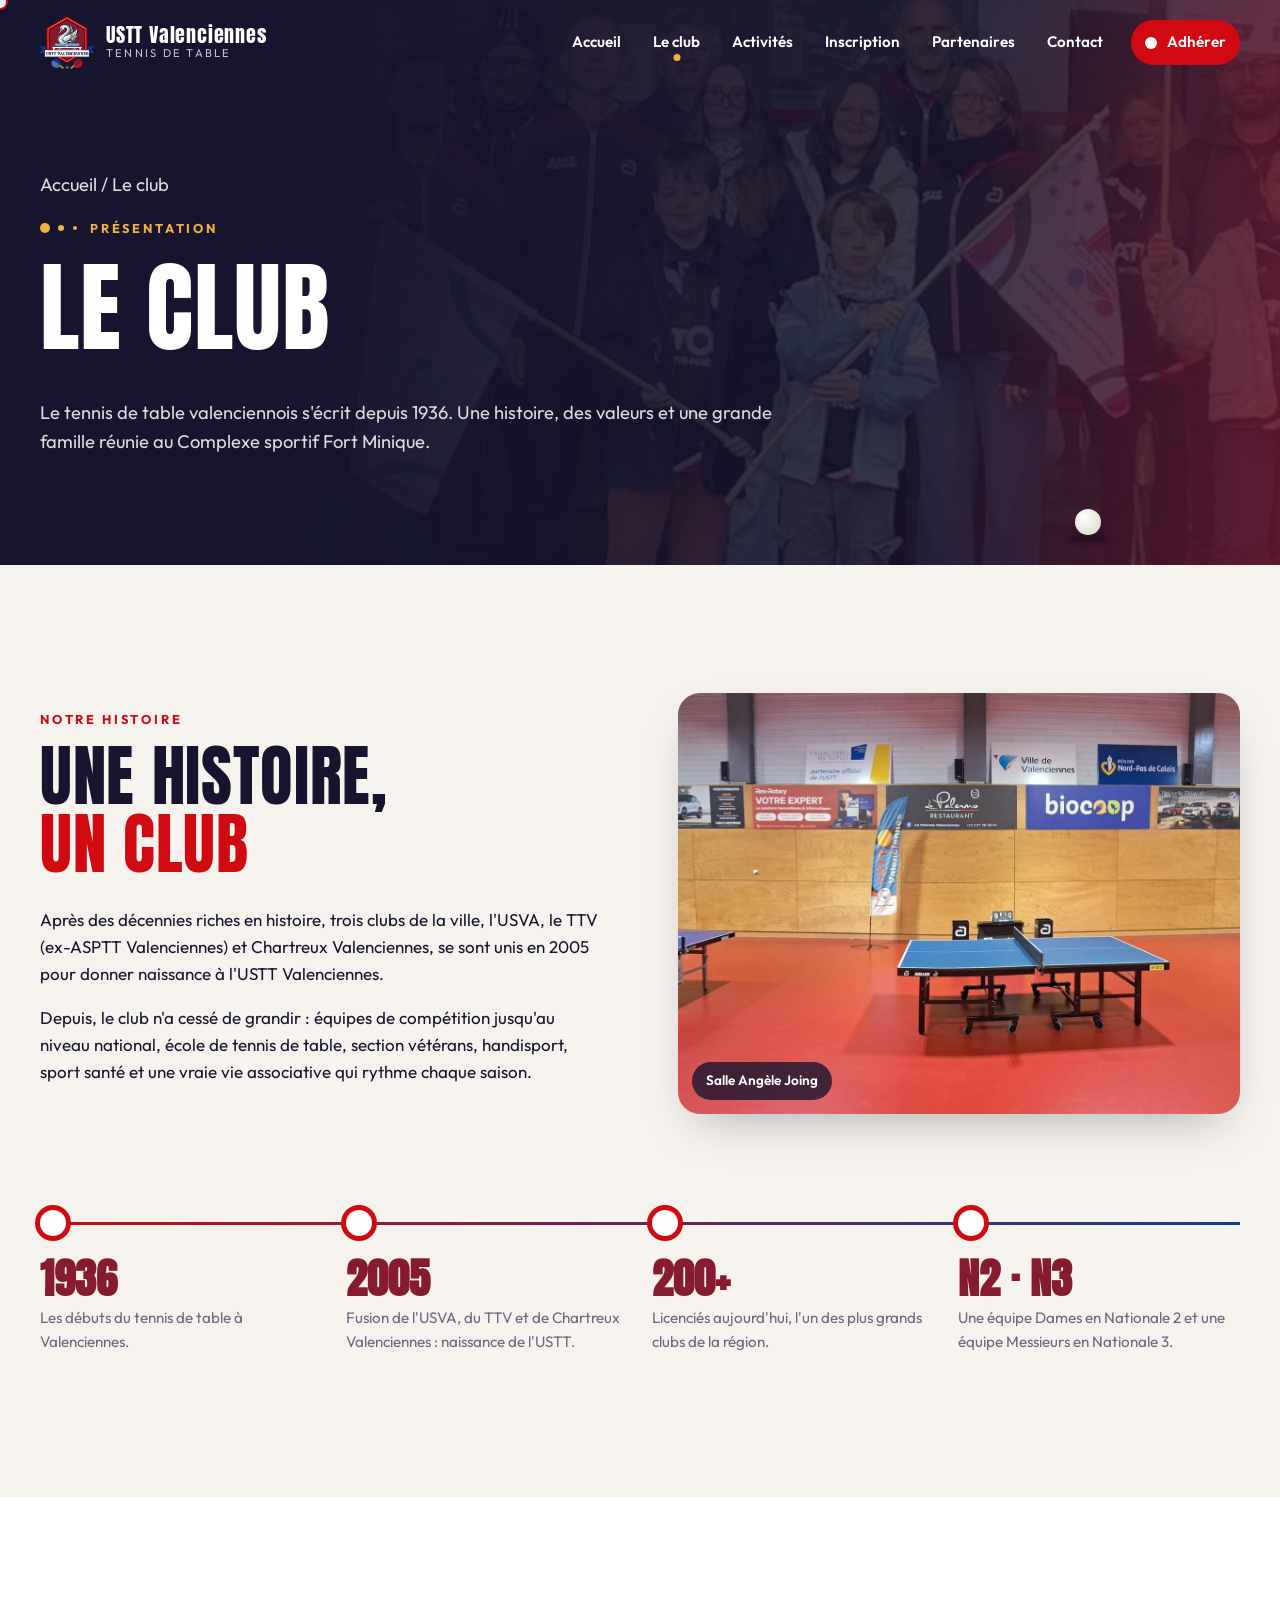
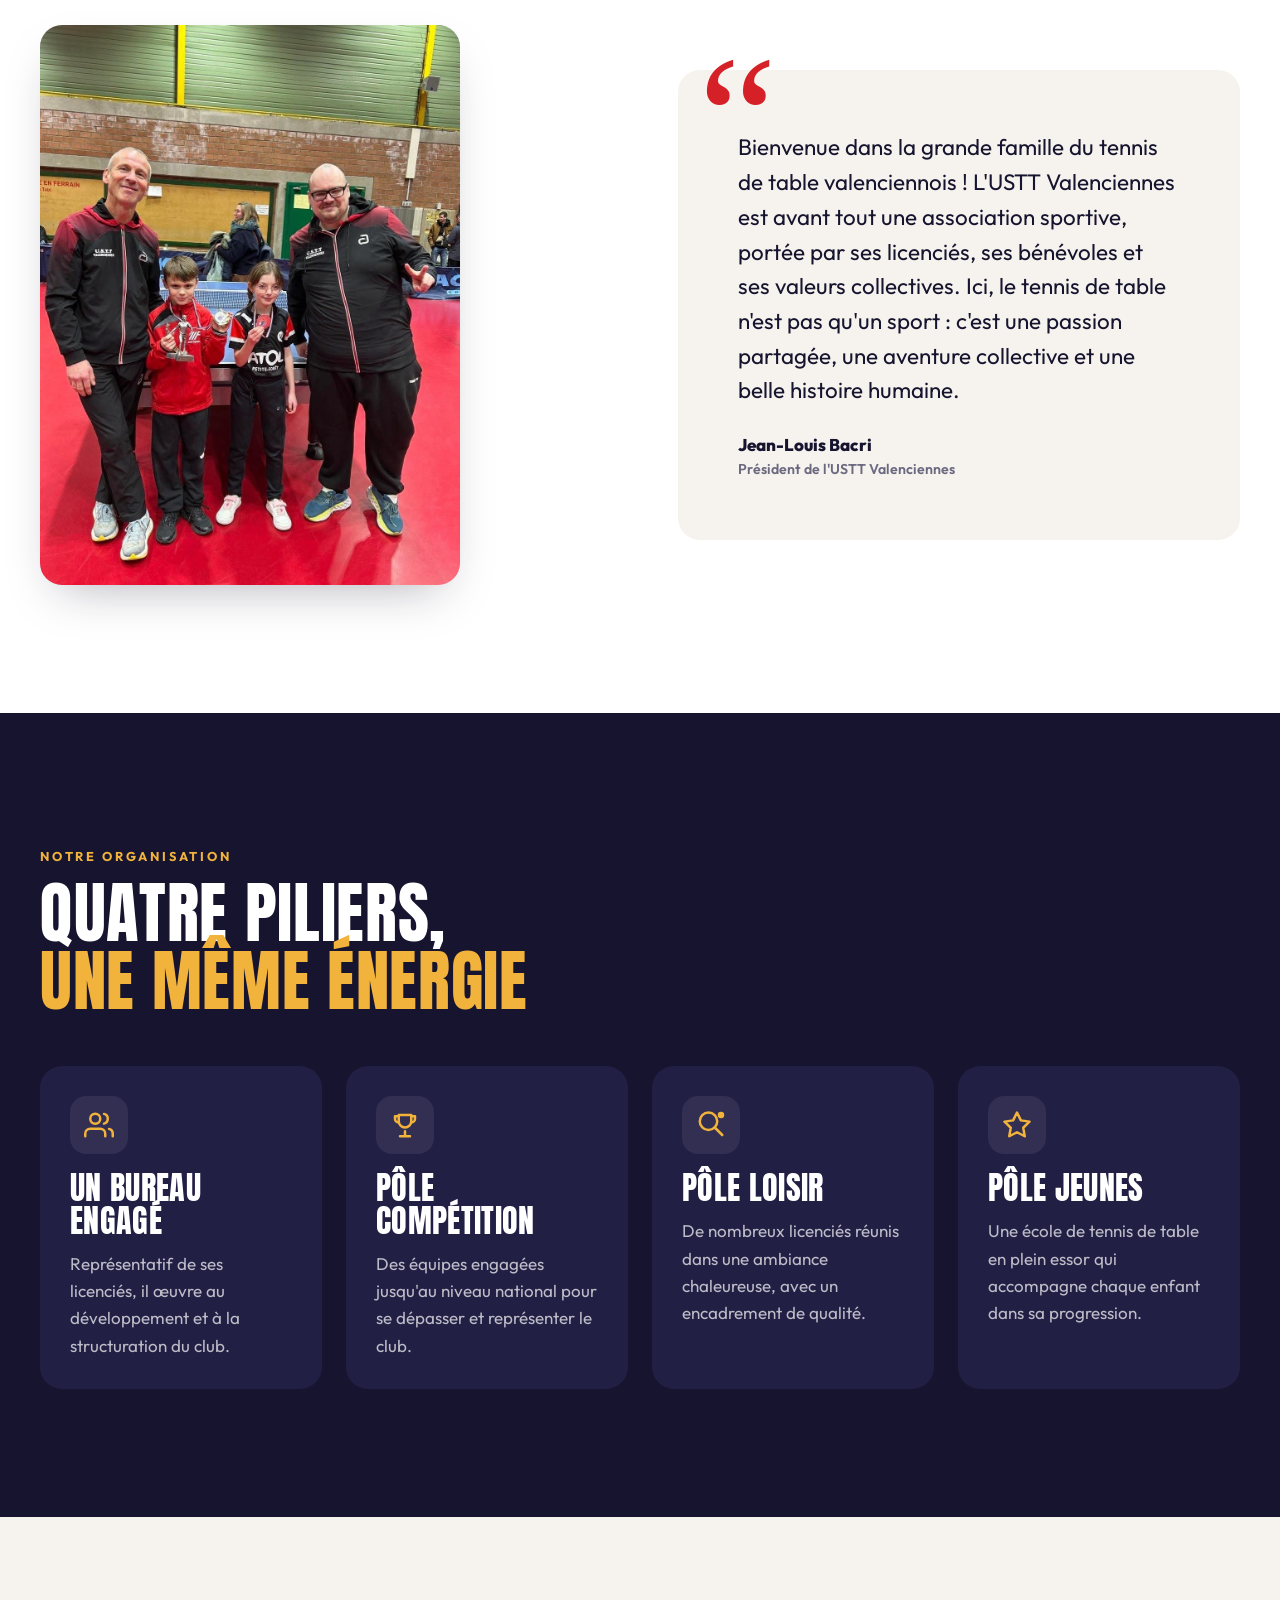
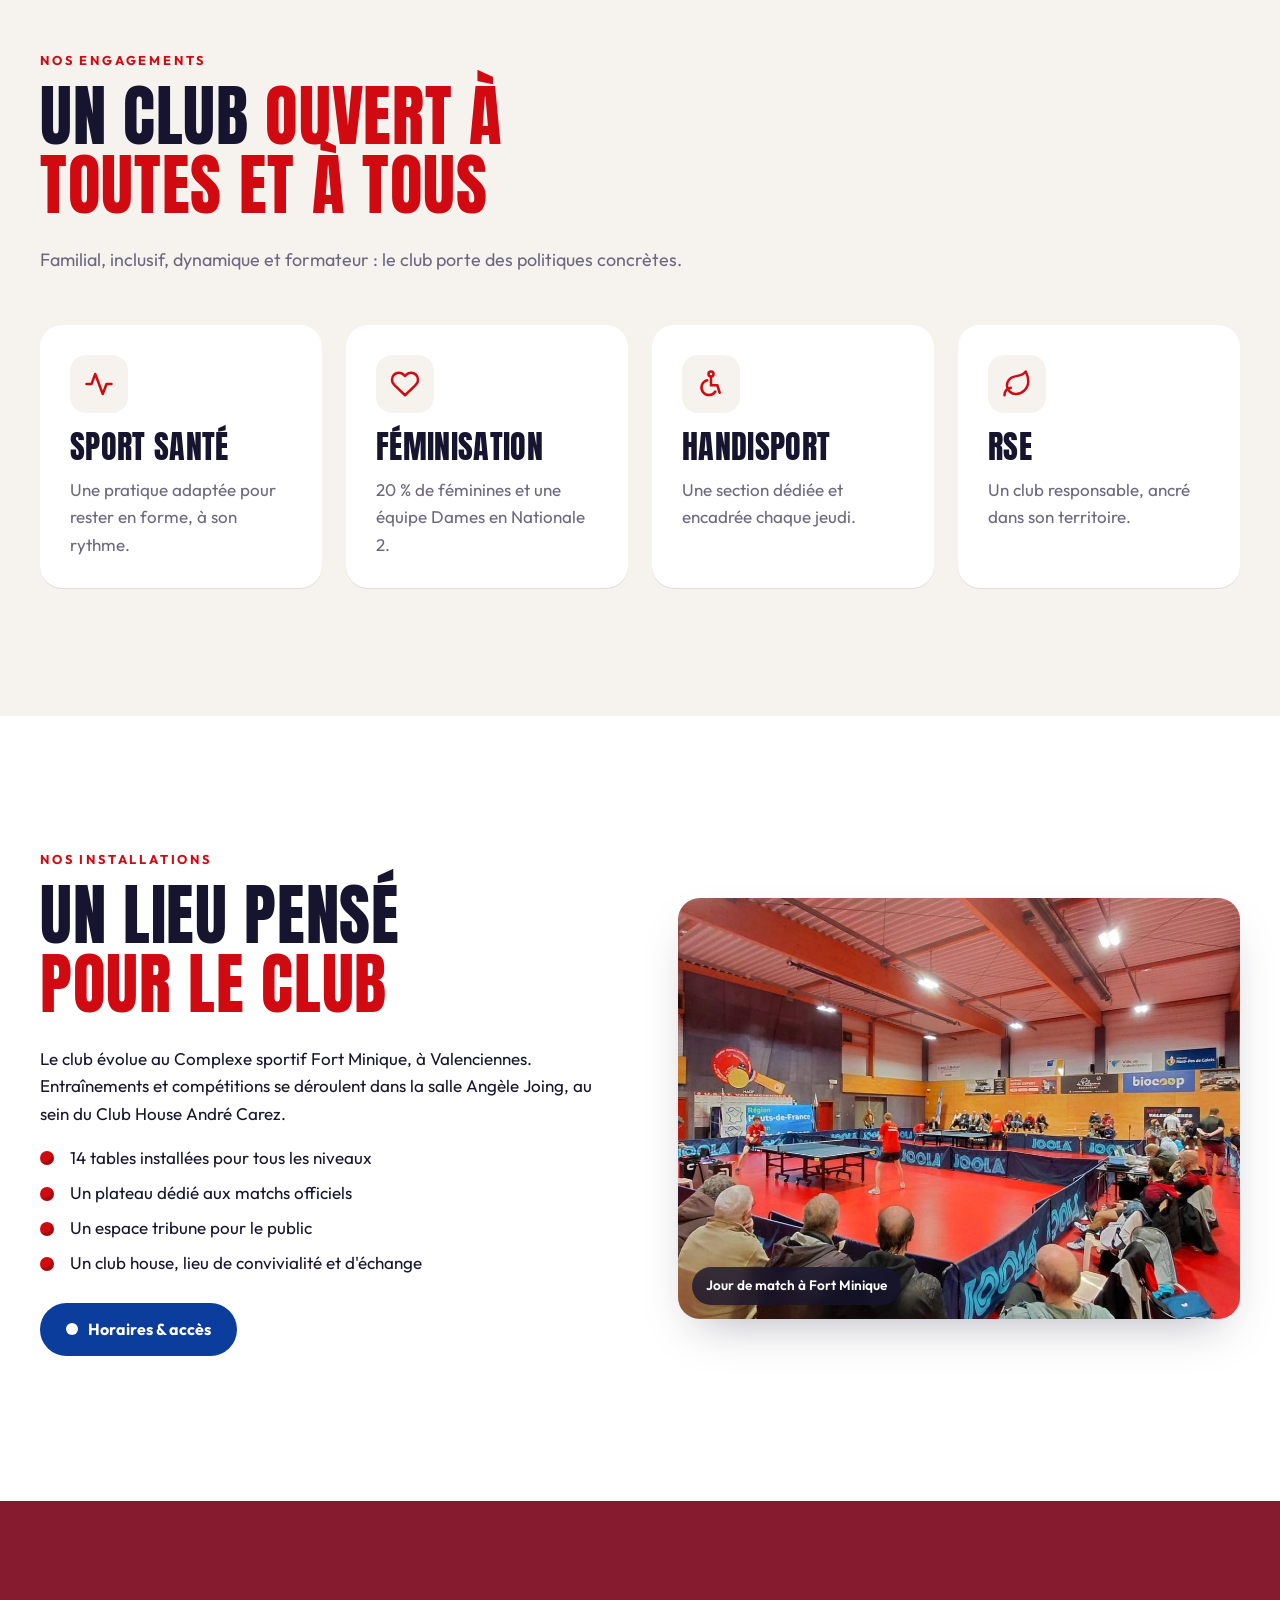
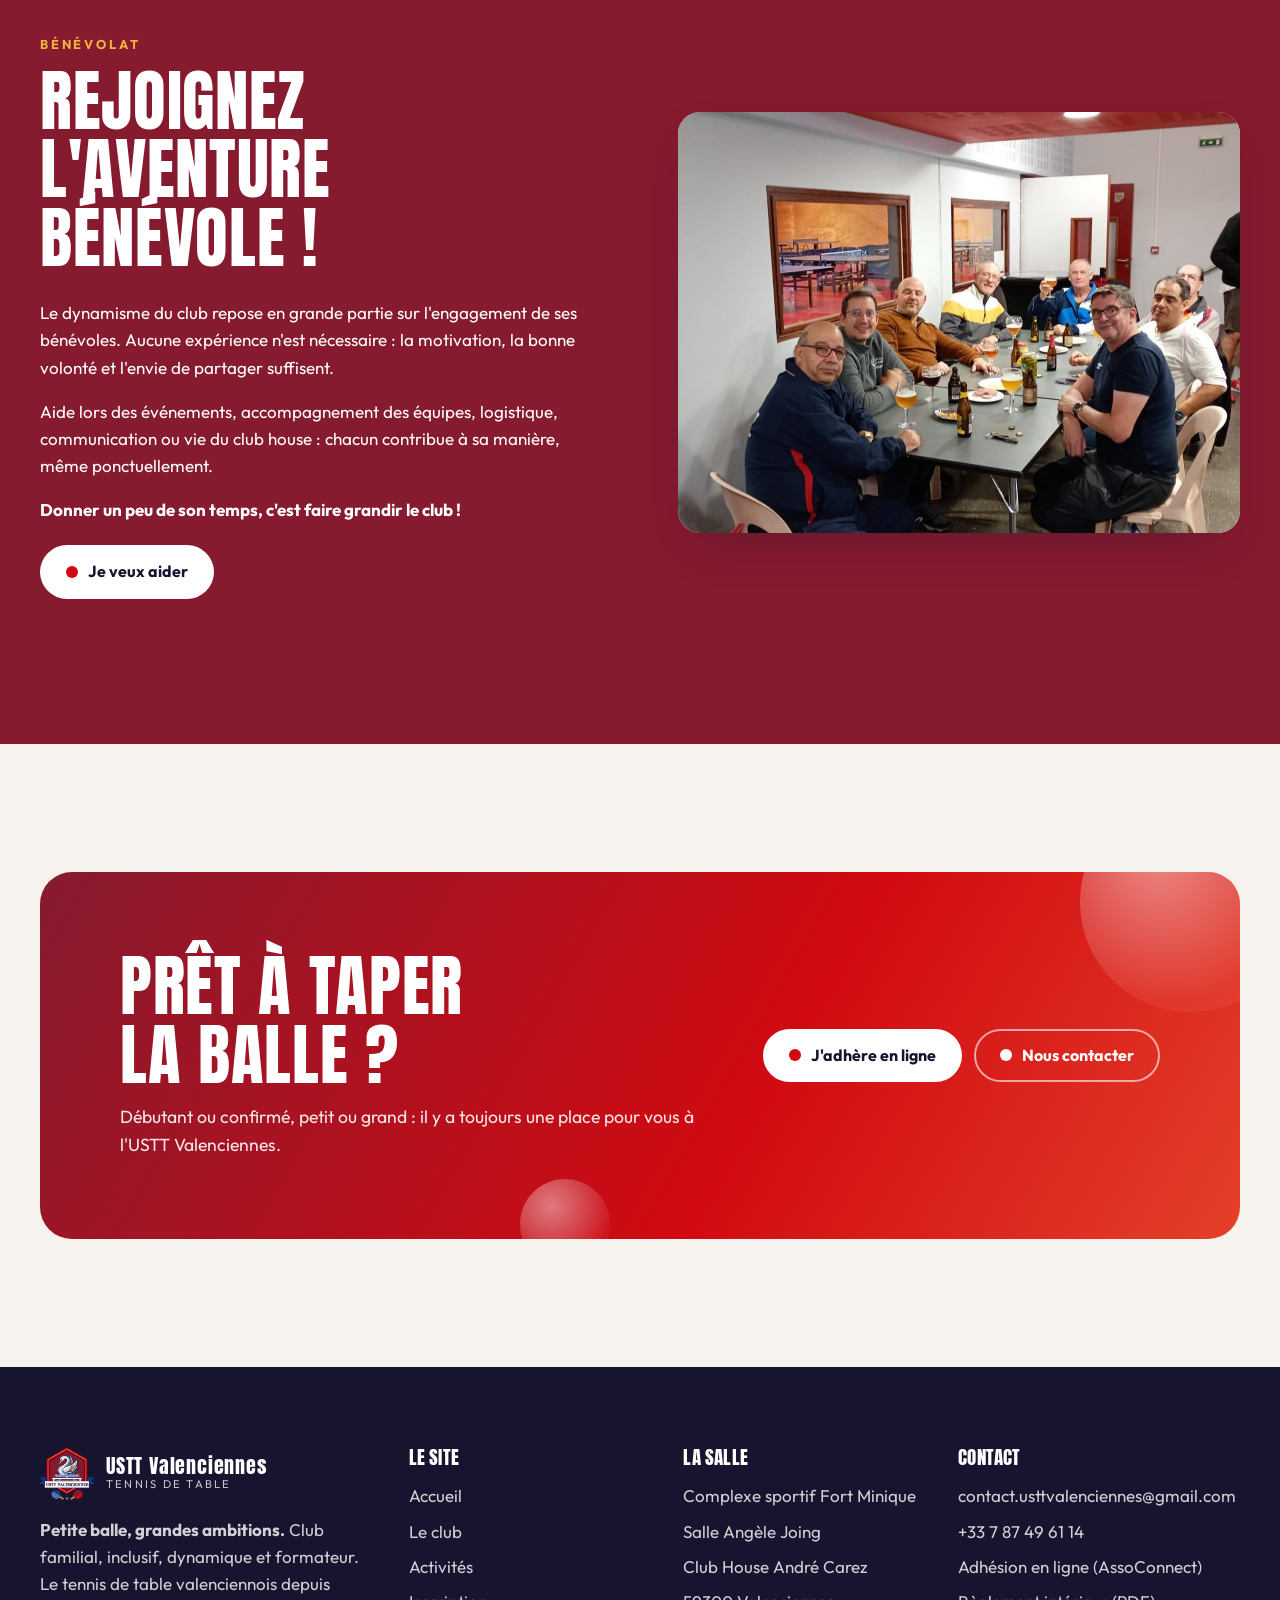
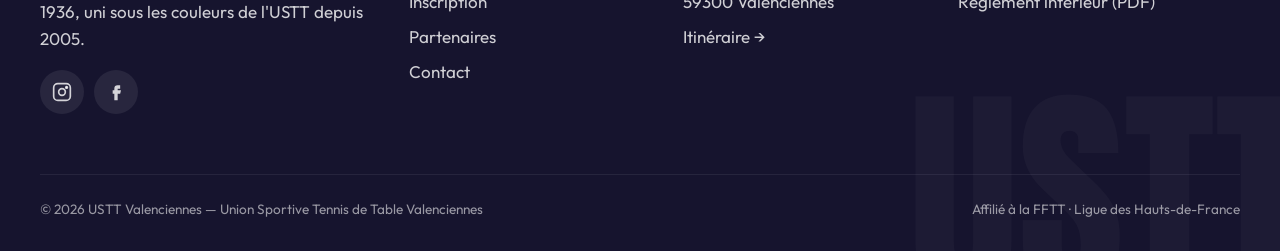
<file: club.html>
<!DOCTYPE html>
<html lang="fr">
<head>
<meta charset="utf-8">
<meta name="viewport" content="width=device-width, initial-scale=1">
<title>Le club — USTT Valenciennes</title>
<meta name="description" content="Histoire, valeurs, installations et équipe dirigeante de l'USTT Valenciennes, club de tennis de table au Complexe sportif Fort Minique.">
<meta name="robots" content="noindex, nofollow">
<meta name="theme-color" content="#16142E">
<meta property="og:title" content="Le club — USTT Valenciennes">
<meta property="og:description" content="Histoire, valeurs, installations et équipe dirigeante de l'USTT Valenciennes, club de tennis de table au Complexe sportif Fort Minique.">
<meta property="og:image" content="assets/img/salle-competition.jpg">
<meta property="og:locale" content="fr_FR">
<link rel="icon" type="image/png" href="assets/img/favicon.png">
<link rel="preconnect" href="https://fonts.googleapis.com">
<link rel="preconnect" href="https://fonts.gstatic.com" crossorigin>
<link href="https://fonts.googleapis.com/css2?family=Anton&family=Outfit:wght@400;600;700;800&display=swap" rel="stylesheet">
<link rel="stylesheet" href="assets/css/style.css">
</head>
<body>
<a class="skip" href="#contenu">Aller au contenu</a>
<div class="progress" aria-hidden="true"><div class="progress__line"></div><div class="progress__ball"></div></div>
<header class="header">
  <div class="container header__inner">
    <a class="brand" href="index.html" aria-label="USTT Valenciennes, accueil">
      <img src="assets/img/logo-sm.png" alt="" width="54" height="54">
      <span>USTT Valenciennes<small>TENNIS DE TABLE</small></span>
    </a>
    <button class="burger" aria-label="Ouvrir le menu" aria-expanded="false" aria-controls="nav"><span></span></button>
    <nav class="nav" id="nav" aria-label="Navigation principale">
      <a href="index.html">Accueil</a><a href="club.html" aria-current="page">Le club</a><a href="activites.html">Activités</a><a href="inscription.html">Inscription</a><a href="partenaires.html">Partenaires</a><a href="contact.html">Contact</a>
      <a class="btn btn--sm" href="https://ustt-valenciennes.assoconnect.com/collect/description/723009-r-adhesion-ustt-valenciennes-2026-2027" target="_blank" rel="noopener"><i class="ball"></i>Adhérer</a>
    </nav>
  </div>
</header>
<main id="contenu">
<section class="page-hero">
  <div class="page-hero__bg" style="background-image:url(assets/img/groupe-club.jpg)"></div>
  <div class="container">
    <p class="crumbs"><a href="index.html">Accueil</a> / Le club</p>
    <span class="eyebrow">Présentation</span>
    <h1 class="reveal is-in">Le club</h1>
    <p>Le tennis de table valenciennois s'écrit depuis 1936. Une histoire, des valeurs et une grande famille réunie au Complexe sportif Fort Minique.</p>
  </div>
  <div class="bouncer" aria-hidden="true"><b></b><i></i></div>
</section>

<section class="section">
  <div class="container split">
    <div class="reveal from-left">
      <span class="kicker">Notre histoire</span>
      <h2>Une histoire, <span class="accent">un club</span></h2>
      <p>Après des décennies riches en histoire, trois clubs de la ville, l'USVA, le TTV (ex-ASPTT Valenciennes) et Chartreux Valenciennes, se sont unis en 2005 pour donner naissance à l'USTT Valenciennes.</p>
      <p>Depuis, le club n'a cessé de grandir : équipes de compétition jusqu'au niveau national, école de tennis de table, section vétérans, handisport, sport santé et une vraie vie associative qui rythme chaque saison.</p>
    </div>
    <figure class="photo reveal from-right" style="aspect-ratio:4/3"><img src="assets/img/salle-table.jpg" alt="Une table de compétition dans la salle Angèle Joing" loading="lazy"><figcaption>Salle Angèle Joing</figcaption></figure>
  </div>
  <div class="container" style="margin-top:80px">
    <div class="timeline">
      <div class="tl reveal" style="--d:0s"><b>1936</b><p>Les débuts du tennis de table à Valenciennes.</p></div>
      <div class="tl reveal" style="--d:.1s"><b>2005</b><p>Fusion de l'USVA, du TTV et de Chartreux Valenciennes : naissance de l'USTT.</p></div>
      <div class="tl reveal" style="--d:.2s"><b>200+</b><p>Licenciés aujourd'hui, l'un des plus grands clubs de la région.</p></div>
      <div class="tl reveal" style="--d:.3s"><b>N2 · N3</b><p>Une équipe Dames en Nationale 2 et une équipe Messieurs en Nationale 3.</p></div>
    </div>
  </div>
</section>

<section class="section section--white">
  <div class="container split">
    <figure class="photo reveal from-left" style="aspect-ratio:3/4;max-width:420px"><img src="assets/img/jeunes-recompenses.jpg" alt="De jeunes pongistes récompensés avec leurs entraîneurs" loading="lazy"></figure>
    <div class="quote reveal from-right" style="background:var(--creme)">
      <p>Bienvenue dans la grande famille du tennis de table valenciennois ! L'USTT Valenciennes est avant tout une association sportive, portée par ses licenciés, ses bénévoles et ses valeurs collectives. Ici, le tennis de table n'est pas qu'un sport : c'est une passion partagée, une aventure collective et une belle histoire humaine.</p>
      <cite>Jean-Louis Bacri<small>Président de l'USTT Valenciennes</small></cite>
    </div>
  </div>
</section>

<section class="section section--dark">
  <div class="container">
    <div class="section__head reveal">
      <span class="kicker">Notre organisation</span>
      <h2>Quatre piliers, <span class="accent">une même énergie</span></h2>
    </div>
    <div class="grid grid-4">
      <div class="card reveal" style="--d:0s"><div class="icon"><svg viewBox="0 0 24 24" fill="none" stroke="currentColor" stroke-width="2" stroke-linecap="round" stroke-linejoin="round"><path d="M17 21v-2a4 4 0 0 0-4-4H5a4 4 0 0 0-4 4v2"/><circle cx="9" cy="7" r="4"/><path d="M23 21v-2a4 4 0 0 0-3-3.87M16 3.13a4 4 0 0 1 0 7.75"/></svg></div><h3>Un bureau engagé</h3><p>Représentatif de ses licenciés, il œuvre au développement et à la structuration du club.</p></div>
      <div class="card reveal" style="--d:.1s"><div class="icon"><svg viewBox="0 0 24 24" fill="none" stroke="currentColor" stroke-width="2" stroke-linecap="round" stroke-linejoin="round"><path d="M8 21h8M12 17v4M7 4h10v5a5 5 0 0 1-10 0V4z"/><path d="M17 5h3v2a3 3 0 0 1-3 3M7 5H4v2a3 3 0 0 0 3 3"/></svg></div><h3>Pôle compétition</h3><p>Des équipes engagées jusqu'au niveau national pour se dépasser et représenter le club.</p></div>
      <div class="card reveal" style="--d:.2s"><div class="icon"><svg viewBox="0 0 24 24" fill="none" stroke="currentColor" stroke-width="2" stroke-linecap="round"><circle cx="10" cy="9" r="7"/><path d="m15 14 6 6"/><circle cx="20" cy="4" r="1.6" fill="currentColor"/></svg></div><h3>Pôle loisir</h3><p>De nombreux licenciés réunis dans une ambiance chaleureuse, avec un encadrement de qualité.</p></div>
      <div class="card reveal" style="--d:.3s"><div class="icon"><svg viewBox="0 0 24 24" fill="none" stroke="currentColor" stroke-width="2" stroke-linejoin="round"><path d="m12 2 3.1 6.3 6.9 1-5 4.9 1.2 6.8L12 17.8 5.8 21l1.2-6.8-5-4.9 6.9-1z"/></svg></div><h3>Pôle jeunes</h3><p>Une école de tennis de table en plein essor qui accompagne chaque enfant dans sa progression.</p></div>
    </div>
  </div>
</section>

<section class="section">
  <div class="container">
    <div class="section__head reveal">
      <span class="kicker">Nos engagements</span>
      <h2>Un club <span class="accent">ouvert à toutes et à tous</span></h2>
      <p>Familial, inclusif, dynamique et formateur : le club porte des politiques concrètes.</p>
    </div>
    <div class="grid grid-4">
      <div class="card reveal" style="--d:0s"><div class="icon"><svg viewBox="0 0 24 24" fill="none" stroke="currentColor" stroke-width="2" stroke-linecap="round" stroke-linejoin="round"><path d="M22 12h-4l-3 8L9 4l-3 8H2"/></svg></div><h3>Sport santé</h3><p>Une pratique adaptée pour rester en forme, à son rythme.</p></div>
      <div class="card reveal" style="--d:.1s"><div class="icon"><svg viewBox="0 0 24 24" fill="none" stroke="currentColor" stroke-width="2" stroke-linejoin="round"><path d="M20.8 4.6a5.5 5.5 0 0 0-7.8 0L12 5.7l-1-1.1a5.5 5.5 0 0 0-7.8 7.8l1 1.1L12 21l7.8-7.5 1-1.1a5.5 5.5 0 0 0 0-7.8z"/></svg></div><h3>Féminisation</h3><p>20 % de féminines et une équipe Dames en Nationale 2.</p></div>
      <div class="card reveal" style="--d:.2s"><div class="icon"><svg viewBox="0 0 24 24" fill="none" stroke="currentColor" stroke-width="2" stroke-linecap="round"><circle cx="12" cy="4" r="2"/><path d="M12 6v7h5l2 6M9 9a6 6 0 1 0 6.5 9"/></svg></div><h3>Handisport</h3><p>Une section dédiée et encadrée chaque jeudi.</p></div>
      <div class="card reveal" style="--d:.3s"><div class="icon"><svg viewBox="0 0 24 24" fill="none" stroke="currentColor" stroke-width="2" stroke-linecap="round" stroke-linejoin="round"><path d="M11 20A7 7 0 0 1 9.8 6.1C15.5 5 17 4.5 19 2c1 2 2 4.2 2 8 0 5.5-4.8 10-10 10z"/><path d="M2 21c0-3 1.9-5.4 5.1-6"/></svg></div><h3>RSE</h3><p>Un club responsable, ancré dans son territoire.</p></div>
    </div>
  </div>
</section>

<section class="section section--white">
  <div class="container split">
    <div class="reveal from-left">
      <span class="kicker">Nos installations</span>
      <h2>Un lieu pensé <span class="accent">pour le club</span></h2>
      <p>Le club évolue au Complexe sportif Fort Minique, à Valenciennes. Entraînements et compétitions se déroulent dans la salle Angèle Joing, au sein du Club House André Carez.</p>
      <ul class="check">
        <li>14 tables installées pour tous les niveaux</li>
        <li>Un plateau dédié aux matchs officiels</li>
        <li>Un espace tribune pour le public</li>
        <li>Un club house, lieu de convivialité et d'échange</li>
      </ul>
      <p style="margin-top:26px"><a class="btn btn--blue" href="inscription.html#lieu"><i class="ball"></i>Horaires &amp; accès</a></p>
    </div>
    <figure class="photo reveal from-right" style="aspect-ratio:4/3"><img src="assets/img/salle-competition.jpg" alt="La salle Angèle Joing un jour de match" loading="lazy"><figcaption>Jour de match à Fort Minique</figcaption></figure>
  </div>
</section>

<section class="section section--bordeaux">
  <div class="container split">
    <div class="reveal from-left">
      <span class="kicker">Bénévolat</span>
      <h2>Rejoignez l'aventure bénévole !</h2>
      <p>Le dynamisme du club repose en grande partie sur l'engagement de ses bénévoles. Aucune expérience n'est nécessaire : la motivation, la bonne volonté et l'envie de partager suffisent.</p>
      <p>Aide lors des événements, accompagnement des équipes, logistique, communication ou vie du club house : chacun contribue à sa manière, même ponctuellement.</p>
      <p><strong>Donner un peu de son temps, c'est faire grandir le club !</strong></p>
      <p style="margin-top:22px"><a class="btn btn--light" href="contact.html"><i class="ball"></i>Je veux aider</a></p>
    </div>
    <figure class="photo reveal from-right" style="aspect-ratio:4/3"><img src="assets/img/convivialite.jpg" alt="Bénévoles et licenciés au club house" loading="lazy"></figure>
  </div>
</section>
<section class="section">
  <div class="container">
    <div class="cta reveal zoom">
      <span class="deco a"></span><span class="deco b"></span>
      <div><h2>Prêt à taper la balle ?</h2><p>Débutant ou confirmé, petit ou grand : il y a toujours une place pour vous à l'USTT Valenciennes.</p></div>
      <div class="cta__actions">
        <a class="btn btn--light" href="https://ustt-valenciennes.assoconnect.com/collect/description/723009-r-adhesion-ustt-valenciennes-2026-2027" target="_blank" rel="noopener"><i class="ball"></i>J'adhère en ligne</a>
        <a class="btn btn--ghost" href="contact.html"><i class="ball"></i>Nous contacter</a>
      </div>
    </div>
  </div>
</section>

</main>
<footer class="footer">
  <div class="container">
    <div class="footer__grid">
      <div>
        <a class="brand" href="index.html"><img src="assets/img/logo-sm.png" alt="" width="54" height="54"><span>USTT Valenciennes<small>TENNIS DE TABLE</small></span></a>
        <p><strong>Petite balle, grandes ambitions.</strong> Club familial, inclusif, dynamique et formateur. Le tennis de table valenciennois depuis 1936, uni sous les couleurs de l'USTT depuis 2005.</p>
        <div class="socials">
          <a href="https://www.instagram.com/usttvalenciennes/" target="_blank" rel="noopener" aria-label="Instagram"><svg viewBox="0 0 24 24" fill="none" stroke="currentColor" stroke-width="2"><rect x="2" y="2" width="20" height="20" rx="5"/><circle cx="12" cy="12" r="4"/><circle cx="17.5" cy="6.5" r="1" fill="currentColor"/></svg></a>
          <a href="https://www.facebook.com/usttvalenciennes" target="_blank" rel="noopener" aria-label="Facebook"><svg viewBox="0 0 24 24" fill="currentColor"><path d="M14 8h3V4h-3a4 4 0 0 0-4 4v2H8v4h2v8h4v-8h3l1-4h-4V8z"/></svg></a>
        </div>
      </div>
      <div>
        <h4>Le site</h4>
        <ul><li><a href="index.html">Accueil</a></li><li><a href="club.html">Le club</a></li><li><a href="activites.html">Activités</a></li><li><a href="inscription.html">Inscription</a></li><li><a href="partenaires.html">Partenaires</a></li><li><a href="contact.html">Contact</a></li></ul>
      </div>
      <div>
        <h4>La salle</h4>
        <ul>
          <li>Complexe sportif Fort Minique</li>
          <li>Salle Angèle Joing</li>
          <li>Club House André Carez</li>
          <li>59300 Valenciennes</li>
          <li><a href="https://www.google.com/maps/search/?api=1&query=Complexe+sportif+Fort+Minique+Valenciennes" target="_blank" rel="noopener">Itinéraire →</a></li>
        </ul>
      </div>
      <div>
        <h4>Contact</h4>
        <ul>
          <li><a href="mailto:contact.usttvalenciennes@gmail.com">contact.usttvalenciennes@gmail.com</a></li>
          <li><a href="tel:+33787496114">+33 7 87 49 61 14</a></li>
          <li><a href="https://ustt-valenciennes.assoconnect.com/collect/description/723009-r-adhesion-ustt-valenciennes-2026-2027" target="_blank" rel="noopener">Adhésion en ligne (AssoConnect)</a></li>
          <li><a href="assets/docs/reglement-interieur-ustt.pdf" target="_blank">Règlement intérieur (PDF)</a></li>
        </ul>
      </div>
    </div>
    <div class="footer__bottom">
      <span>© <span data-year>2026</span> USTT Valenciennes — Union Sportive Tennis de Table Valenciennes</span>
      <span>Affilié à la FFTT · Ligue des Hauts-de-France</span>
    </div>
  </div>
  <div class="footer__big" aria-hidden="true">USTT</div>
</footer>
<script src="assets/js/main.js" defer></script>
</body>
</html>
</file>
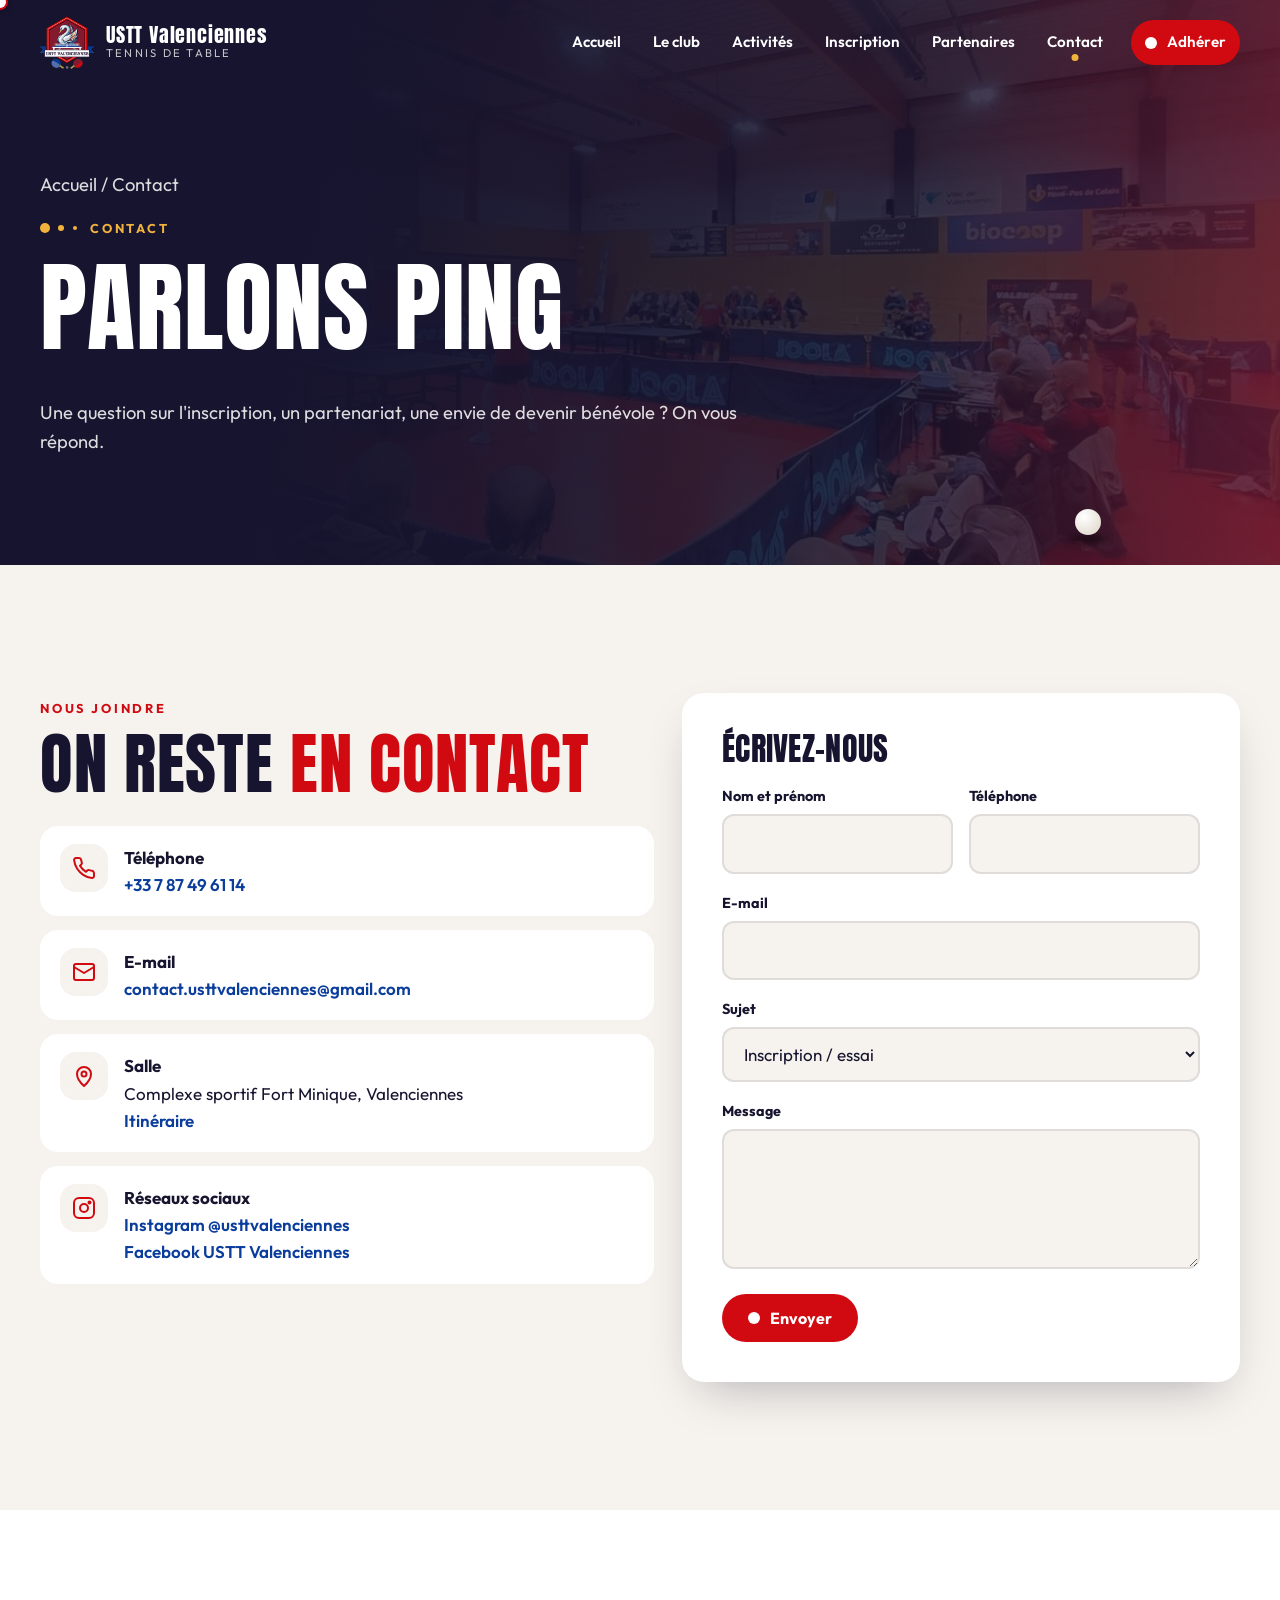
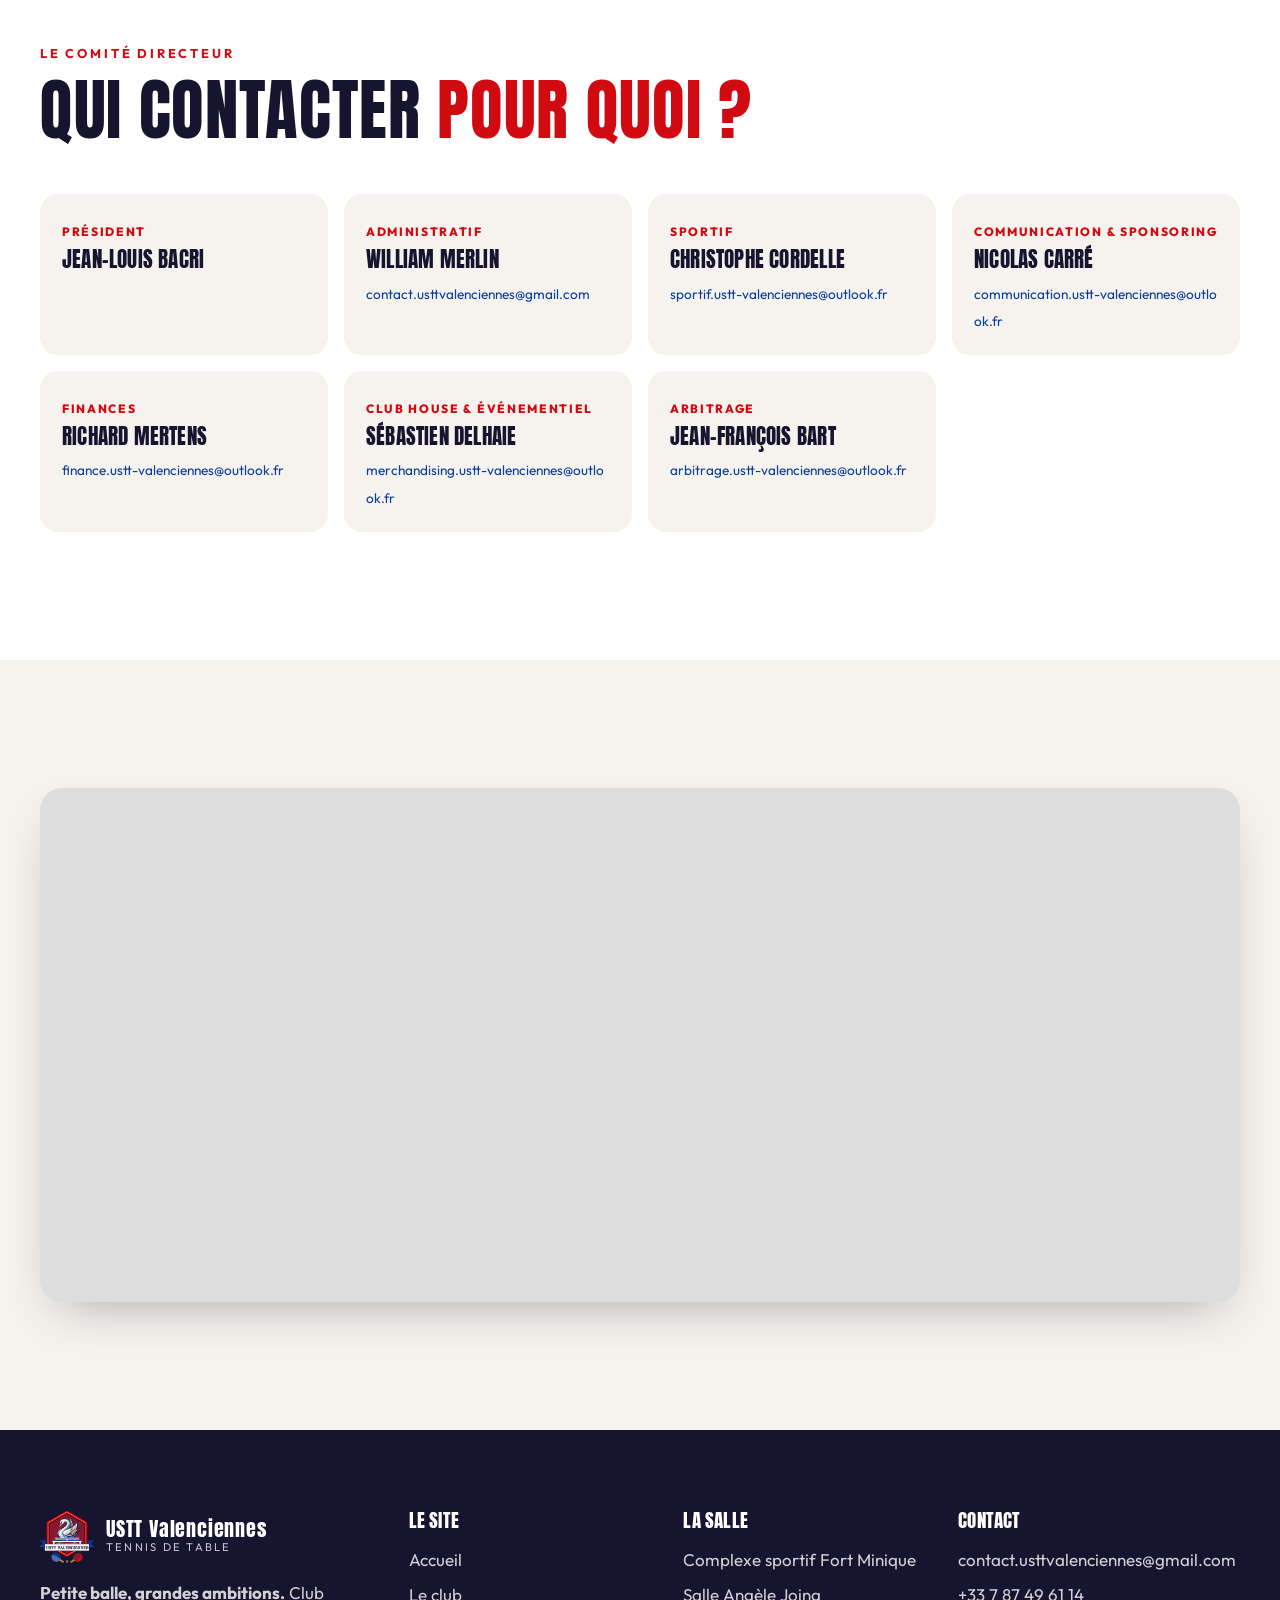
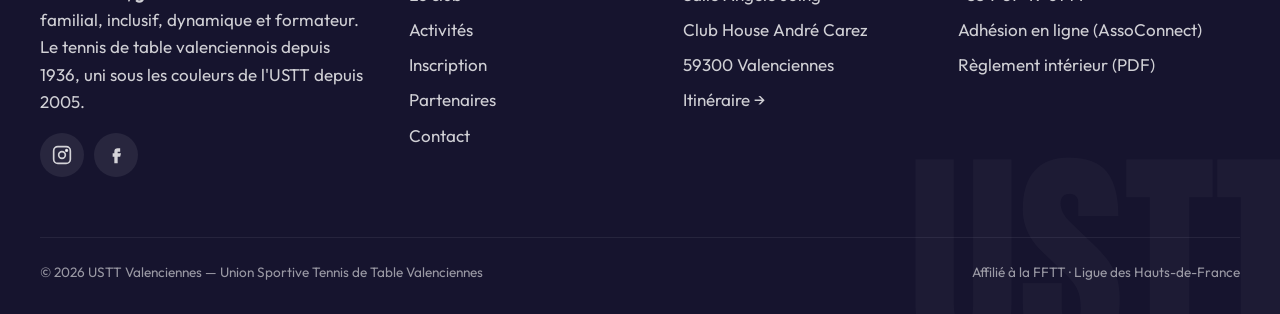
<file: contact.html>
<!DOCTYPE html>
<html lang="fr">
<head>
<meta charset="utf-8">
<meta name="viewport" content="width=device-width, initial-scale=1">
<title>Contact — USTT Valenciennes</title>
<meta name="description" content="Contacter l'USTT Valenciennes : téléphone, e-mail, adresse de la salle au Complexe sportif Fort Minique et contacts du bureau.">
<meta name="robots" content="noindex, nofollow">
<meta name="theme-color" content="#16142E">
<meta property="og:title" content="Contact — USTT Valenciennes">
<meta property="og:description" content="Contacter l'USTT Valenciennes : téléphone, e-mail, adresse de la salle au Complexe sportif Fort Minique et contacts du bureau.">
<meta property="og:image" content="assets/img/salle-competition.jpg">
<meta property="og:locale" content="fr_FR">
<link rel="icon" type="image/png" href="assets/img/favicon.png">
<link rel="preconnect" href="https://fonts.googleapis.com">
<link rel="preconnect" href="https://fonts.gstatic.com" crossorigin>
<link href="https://fonts.googleapis.com/css2?family=Anton&family=Outfit:wght@400;600;700;800&display=swap" rel="stylesheet">
<link rel="stylesheet" href="assets/css/style.css">
</head>
<body>
<a class="skip" href="#contenu">Aller au contenu</a>
<div class="progress" aria-hidden="true"><div class="progress__line"></div><div class="progress__ball"></div></div>
<header class="header">
  <div class="container header__inner">
    <a class="brand" href="index.html" aria-label="USTT Valenciennes, accueil">
      <img src="assets/img/logo-sm.png" alt="" width="54" height="54">
      <span>USTT Valenciennes<small>TENNIS DE TABLE</small></span>
    </a>
    <button class="burger" aria-label="Ouvrir le menu" aria-expanded="false" aria-controls="nav"><span></span></button>
    <nav class="nav" id="nav" aria-label="Navigation principale">
      <a href="index.html">Accueil</a><a href="club.html">Le club</a><a href="activites.html">Activités</a><a href="inscription.html">Inscription</a><a href="partenaires.html">Partenaires</a><a href="contact.html" aria-current="page">Contact</a>
      <a class="btn btn--sm" href="https://ustt-valenciennes.assoconnect.com/collect/description/723009-r-adhesion-ustt-valenciennes-2026-2027" target="_blank" rel="noopener"><i class="ball"></i>Adhérer</a>
    </nav>
  </div>
</header>
<main id="contenu">
<section class="page-hero">
  <div class="page-hero__bg" style="background-image:url(assets/img/salle-competition.jpg)"></div>
  <div class="container">
    <p class="crumbs"><a href="index.html">Accueil</a> / Contact</p>
    <span class="eyebrow">Contact</span>
    <h1 class="reveal is-in">Parlons ping</h1>
    <p>Une question sur l'inscription, un partenariat, une envie de devenir bénévole ? On vous répond.</p>
  </div>
  <div class="bouncer" aria-hidden="true"><b></b><i></i></div>
</section>

<section class="section">
  <div class="container contact-grid">
    <div class="reveal from-left">
      <span class="kicker">Nous joindre</span>
      <h2>On reste <span class="accent">en contact</span></h2>
      <ul class="info-list" style="margin-top:24px">
        <li><span class="icon"><svg viewBox="0 0 24 24" fill="none" stroke="currentColor" stroke-width="2" stroke-linecap="round" stroke-linejoin="round"><path d="M22 16.9v3a2 2 0 0 1-2.2 2 19.8 19.8 0 0 1-8.6-3.1 19.5 19.5 0 0 1-6-6A19.8 19.8 0 0 1 2.1 4.2 2 2 0 0 1 4.1 2h3a2 2 0 0 1 2 1.7c.1.9.4 1.8.7 2.7a2 2 0 0 1-.5 2.1L8 9.8a16 16 0 0 0 6 6l1.3-1.3a2 2 0 0 1 2.1-.4c.9.3 1.8.6 2.7.7a2 2 0 0 1 1.7 2z"/></svg></span><div><strong>Téléphone</strong><a href="tel:+33787496114">+33 7 87 49 61 14</a></div></li>
        <li><span class="icon"><svg viewBox="0 0 24 24" fill="none" stroke="currentColor" stroke-width="2" stroke-linecap="round" stroke-linejoin="round"><rect x="2" y="4" width="20" height="16" rx="2"/><path d="m22 7-10 6L2 7"/></svg></span><div><strong>E-mail</strong><a href="mailto:contact.usttvalenciennes@gmail.com">contact.usttvalenciennes@gmail.com</a></div></li>
        <li><span class="icon"><svg viewBox="0 0 24 24" fill="none" stroke="currentColor" stroke-width="2" stroke-linecap="round" stroke-linejoin="round"><path d="M12 22s7-6.2 7-12a7 7 0 0 0-14 0c0 5.8 7 12 7 12z"/><circle cx="12" cy="10" r="2.5"/></svg></span><div><strong>Salle</strong>Complexe sportif Fort Minique, Valenciennes<br><a href="https://www.google.com/maps/search/?api=1&query=Complexe+sportif+Fort+Minique+Valenciennes" target="_blank" rel="noopener">Itinéraire</a></div></li>
        <li><span class="icon"><svg viewBox="0 0 24 24" fill="none" stroke="currentColor" stroke-width="2"><rect x="2" y="2" width="20" height="20" rx="5"/><circle cx="12" cy="12" r="4"/><circle cx="17.5" cy="6.5" r="1" fill="currentColor"/></svg></span><div><strong>Réseaux sociaux</strong><a href="https://www.instagram.com/usttvalenciennes/" target="_blank" rel="noopener">Instagram @usttvalenciennes</a><br><a href="https://www.facebook.com/usttvalenciennes" target="_blank" rel="noopener">Facebook USTT Valenciennes</a></div></li>
      </ul>
    </div>
    <form class="form reveal from-right" id="contact-form" data-to="contact.usttvalenciennes@gmail.com">
      <h3 id="form" style="margin-bottom:20px">Écrivez-nous</h3>
      <div class="row">
        <div class="field"><label for="nom">Nom et prénom</label><input id="nom" name="nom" required autocomplete="name"></div>
        <div class="field"><label for="tel">Téléphone</label><input id="tel" name="tel" type="tel" autocomplete="tel"></div>
      </div>
      <div class="field"><label for="email">E-mail</label><input id="email" name="email" type="email" required autocomplete="email"></div>
      <div class="field"><label for="sujet">Sujet</label>
        <select id="sujet" name="sujet">
          <option>Inscription / essai</option><option>Jeunes / école de ping</option><option value="Partenariat">Partenariat / mécénat</option><option>Bénévolat</option><option>Autre demande</option>
        </select></div>
      <div class="field"><label for="message">Message</label><textarea id="message" name="message" required></textarea></div>
      <button class="btn" type="submit"><i class="ball"></i>Envoyer</button>
      <p class="note form-ok" hidden>Votre messagerie s'ouvre avec le message prérempli. Il ne reste qu'à cliquer sur « Envoyer ».</p>
    </form>
  </div>
</section>

<section class="section section--white">
  <div class="container">
    <div class="section__head reveal">
      <span class="kicker">Le comité directeur</span>
      <h2>Qui contacter <span class="accent">pour quoi ?</span></h2>
    </div>
    <div class="team"><div class="member reveal" style="--d:0.00s"><span class="role">Président</span><h3>Jean-Louis Bacri</h3></div><div class="member reveal" style="--d:0.08s"><span class="role">Administratif</span><h3>William Merlin</h3><a href="mailto:contact.usttvalenciennes@gmail.com">contact.usttvalenciennes@gmail.com</a></div><div class="member reveal" style="--d:0.16s"><span class="role">Sportif</span><h3>Christophe Cordelle</h3><a href="mailto:sportif.ustt-valenciennes@outlook.fr">sportif.ustt-valenciennes@outlook.fr</a></div><div class="member reveal" style="--d:0.24s"><span class="role">Communication &amp; sponsoring</span><h3>Nicolas Carré</h3><a href="mailto:communication.ustt-valenciennes@outlook.fr">communication.ustt-valenciennes@outlook.fr</a></div><div class="member reveal" style="--d:0.00s"><span class="role">Finances</span><h3>Richard Mertens</h3><a href="mailto:finance.ustt-valenciennes@outlook.fr">finance.ustt-valenciennes@outlook.fr</a></div><div class="member reveal" style="--d:0.08s"><span class="role">Club house &amp; événementiel</span><h3>Sébastien Delhaie</h3><a href="mailto:merchandising.ustt-valenciennes@outlook.fr">merchandising.ustt-valenciennes@outlook.fr</a></div><div class="member reveal" style="--d:0.16s"><span class="role">Arbitrage</span><h3>Jean-François Bart</h3><a href="mailto:arbitrage.ustt-valenciennes@outlook.fr">arbitrage.ustt-valenciennes@outlook.fr</a></div></div>
  </div>
</section>

<section class="section">
  <div class="container">
    <div class="map reveal zoom" style="aspect-ratio:21/9"><iframe src="https://www.google.com/maps?q=Complexe+sportif+Fort+Minique,+Valenciennes&output=embed" title="Carte : Complexe sportif Fort Minique, Valenciennes" loading="lazy" referrerpolicy="no-referrer-when-downgrade"></iframe></div>
  </div>
</section>
<script>
  (function(){var s=new URLSearchParams(location.search).get('sujet');if(s==='partenariat'){var el=document.getElementById('sujet');if(el)el.value='Partenariat';}})();
</script>
</main>
<footer class="footer">
  <div class="container">
    <div class="footer__grid">
      <div>
        <a class="brand" href="index.html"><img src="assets/img/logo-sm.png" alt="" width="54" height="54"><span>USTT Valenciennes<small>TENNIS DE TABLE</small></span></a>
        <p><strong>Petite balle, grandes ambitions.</strong> Club familial, inclusif, dynamique et formateur. Le tennis de table valenciennois depuis 1936, uni sous les couleurs de l'USTT depuis 2005.</p>
        <div class="socials">
          <a href="https://www.instagram.com/usttvalenciennes/" target="_blank" rel="noopener" aria-label="Instagram"><svg viewBox="0 0 24 24" fill="none" stroke="currentColor" stroke-width="2"><rect x="2" y="2" width="20" height="20" rx="5"/><circle cx="12" cy="12" r="4"/><circle cx="17.5" cy="6.5" r="1" fill="currentColor"/></svg></a>
          <a href="https://www.facebook.com/usttvalenciennes" target="_blank" rel="noopener" aria-label="Facebook"><svg viewBox="0 0 24 24" fill="currentColor"><path d="M14 8h3V4h-3a4 4 0 0 0-4 4v2H8v4h2v8h4v-8h3l1-4h-4V8z"/></svg></a>
        </div>
      </div>
      <div>
        <h4>Le site</h4>
        <ul><li><a href="index.html">Accueil</a></li><li><a href="club.html">Le club</a></li><li><a href="activites.html">Activités</a></li><li><a href="inscription.html">Inscription</a></li><li><a href="partenaires.html">Partenaires</a></li><li><a href="contact.html">Contact</a></li></ul>
      </div>
      <div>
        <h4>La salle</h4>
        <ul>
          <li>Complexe sportif Fort Minique</li>
          <li>Salle Angèle Joing</li>
          <li>Club House André Carez</li>
          <li>59300 Valenciennes</li>
          <li><a href="https://www.google.com/maps/search/?api=1&query=Complexe+sportif+Fort+Minique+Valenciennes" target="_blank" rel="noopener">Itinéraire →</a></li>
        </ul>
      </div>
      <div>
        <h4>Contact</h4>
        <ul>
          <li><a href="mailto:contact.usttvalenciennes@gmail.com">contact.usttvalenciennes@gmail.com</a></li>
          <li><a href="tel:+33787496114">+33 7 87 49 61 14</a></li>
          <li><a href="https://ustt-valenciennes.assoconnect.com/collect/description/723009-r-adhesion-ustt-valenciennes-2026-2027" target="_blank" rel="noopener">Adhésion en ligne (AssoConnect)</a></li>
          <li><a href="assets/docs/reglement-interieur-ustt.pdf" target="_blank">Règlement intérieur (PDF)</a></li>
        </ul>
      </div>
    </div>
    <div class="footer__bottom">
      <span>© <span data-year>2026</span> USTT Valenciennes — Union Sportive Tennis de Table Valenciennes</span>
      <span>Affilié à la FFTT · Ligue des Hauts-de-France</span>
    </div>
  </div>
  <div class="footer__big" aria-hidden="true">USTT</div>
</footer>
<script src="assets/js/main.js" defer></script>
</body>
</html>
</file>
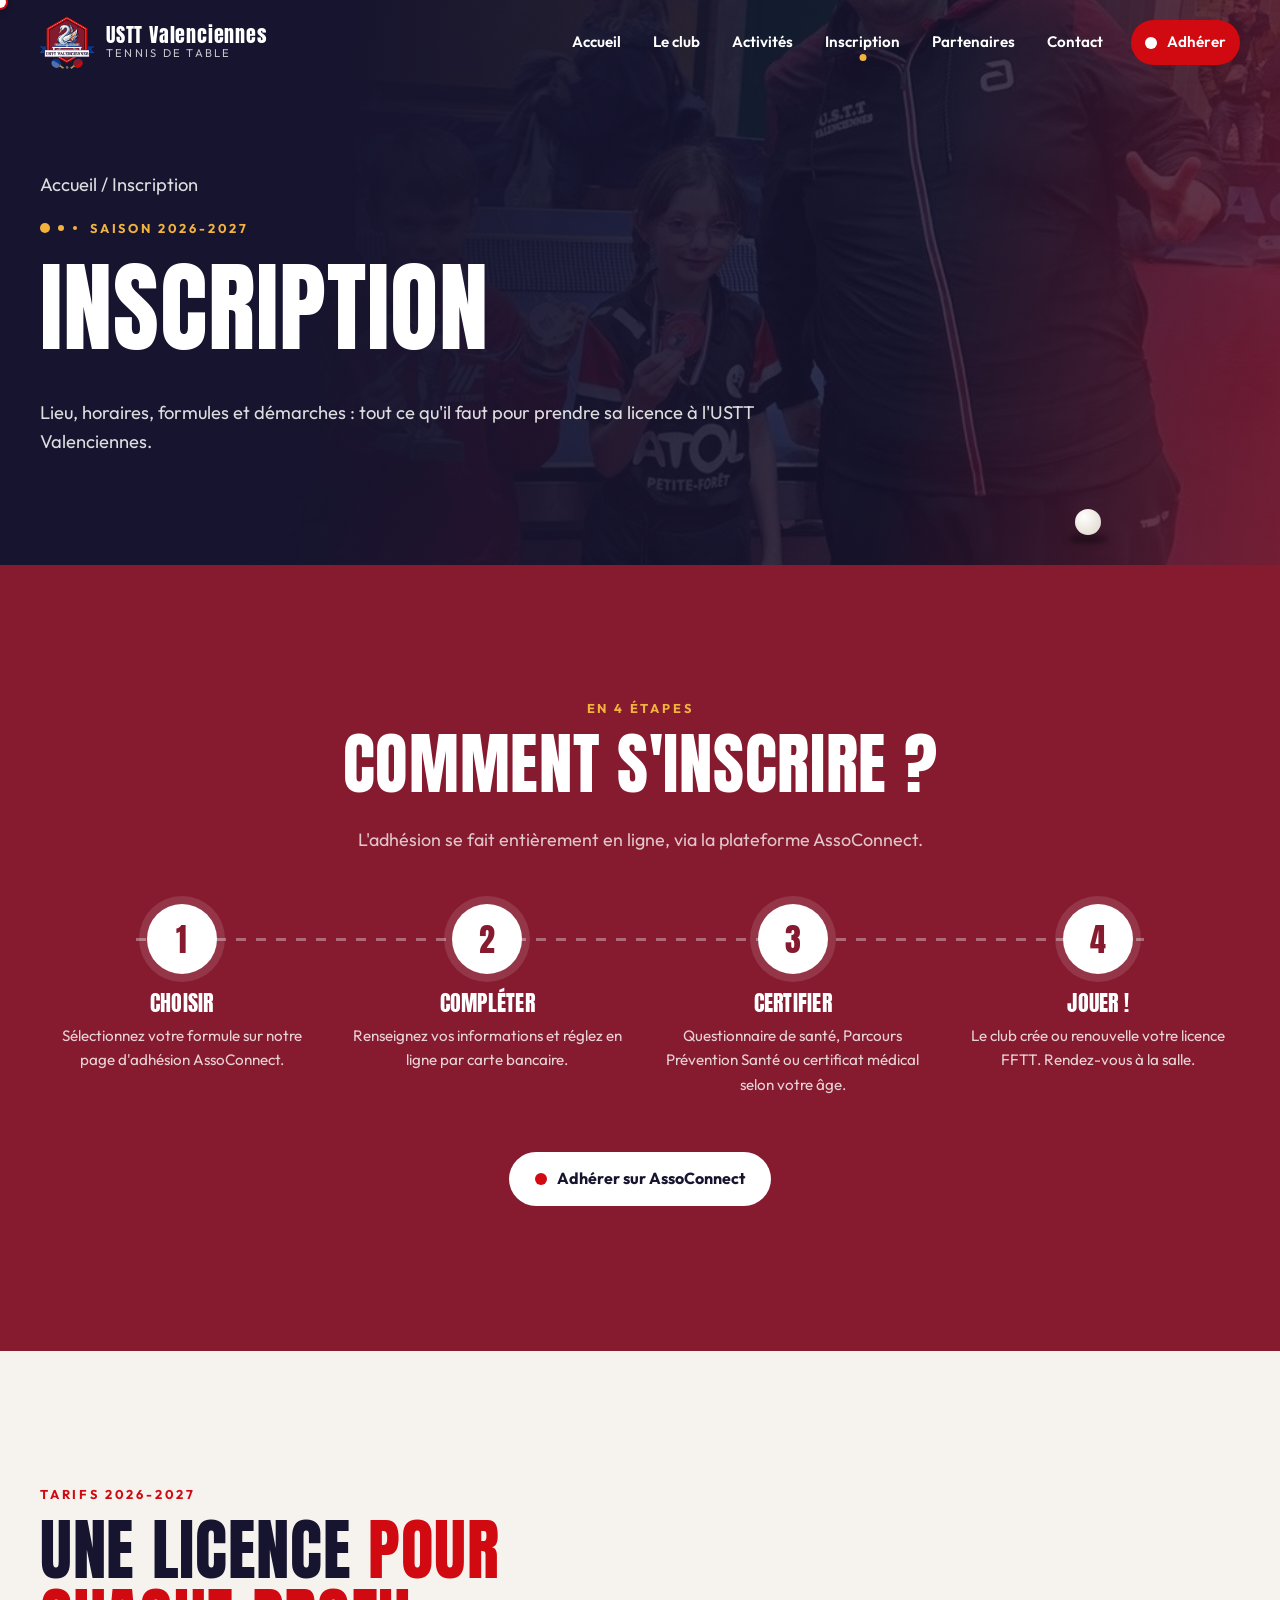
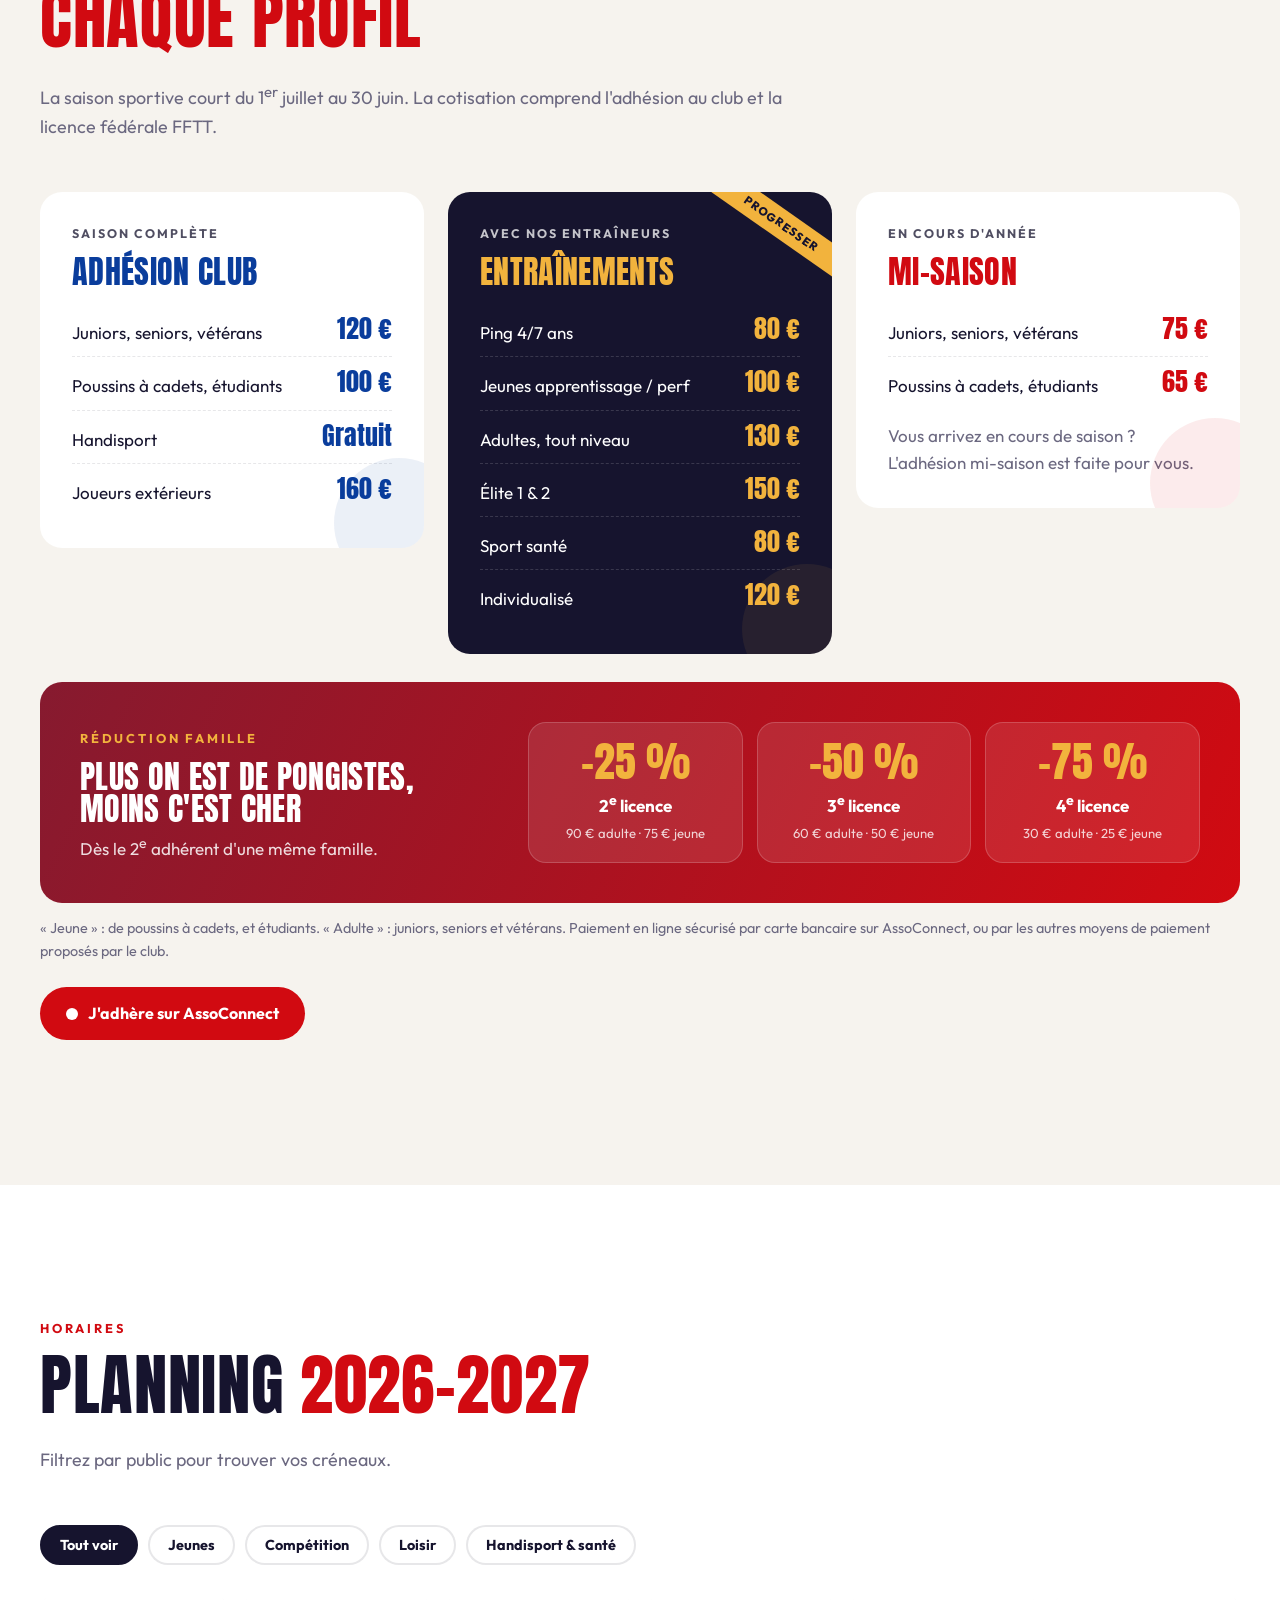
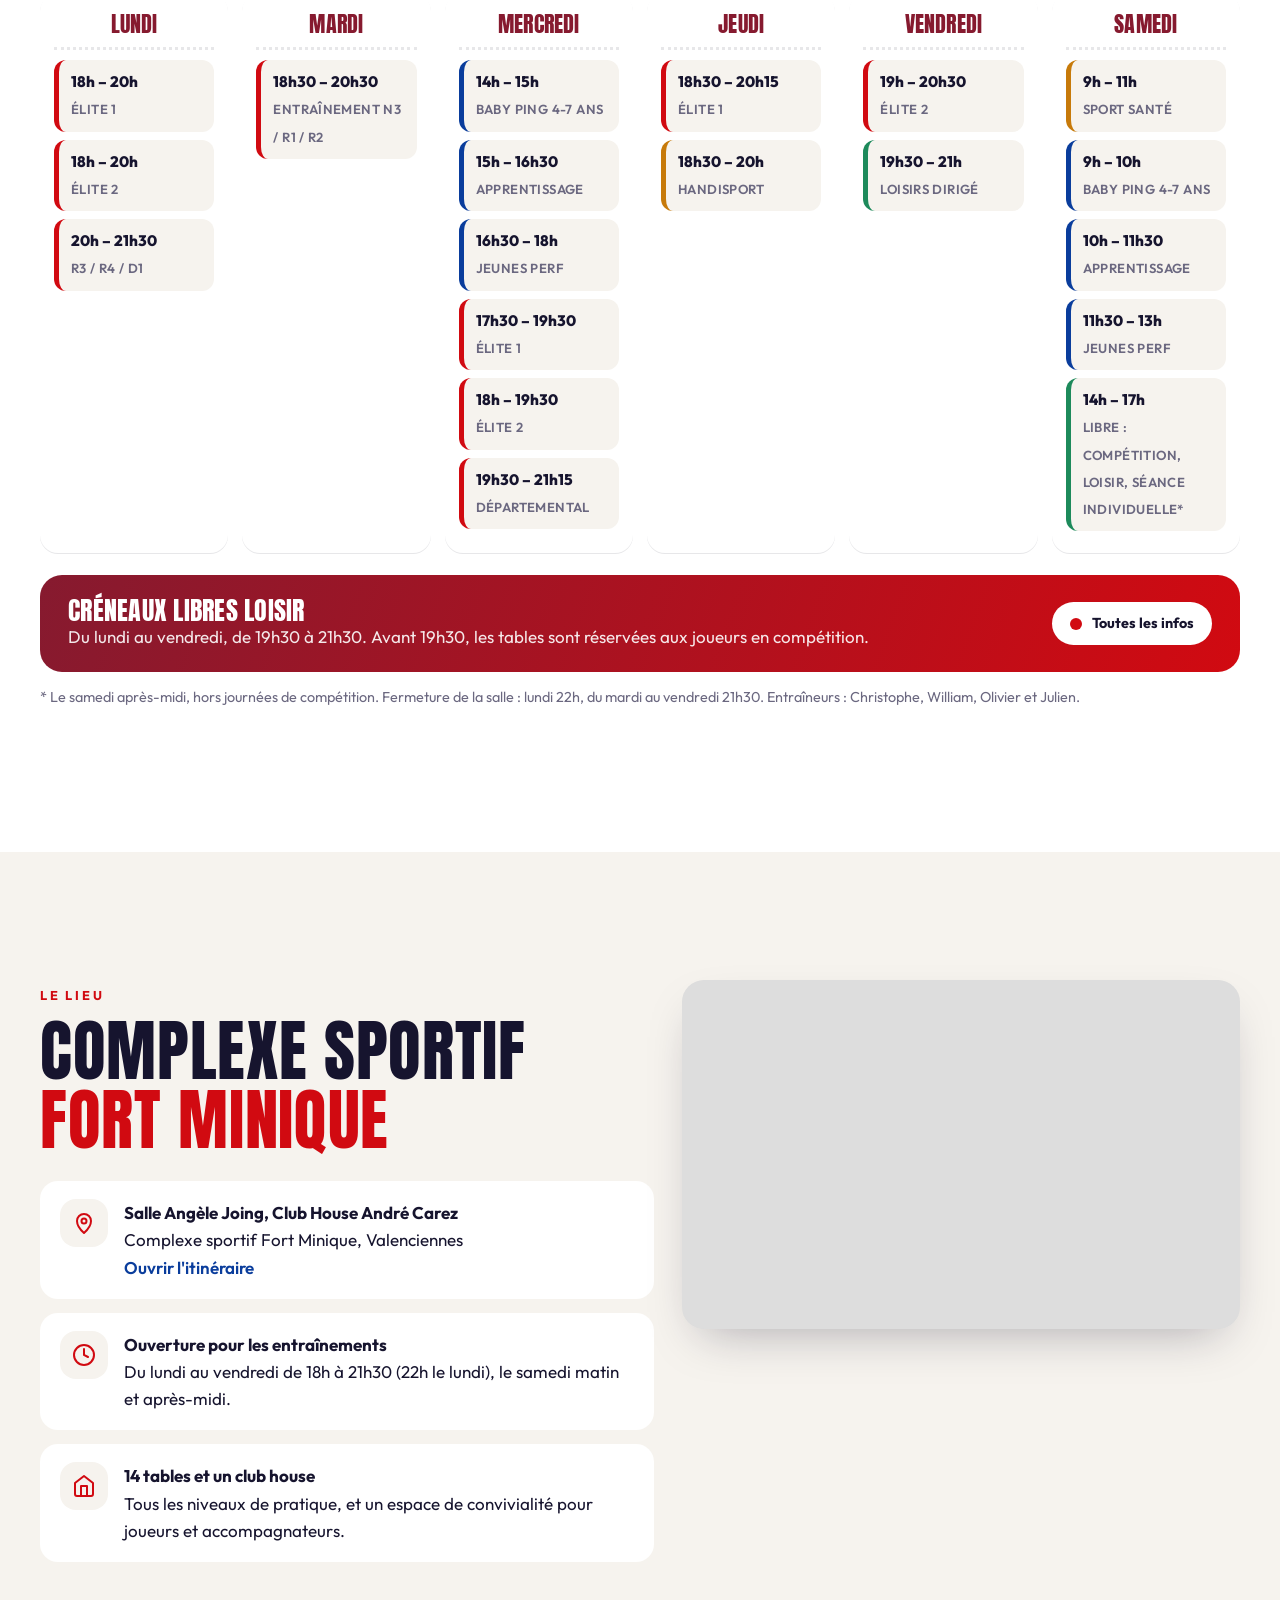
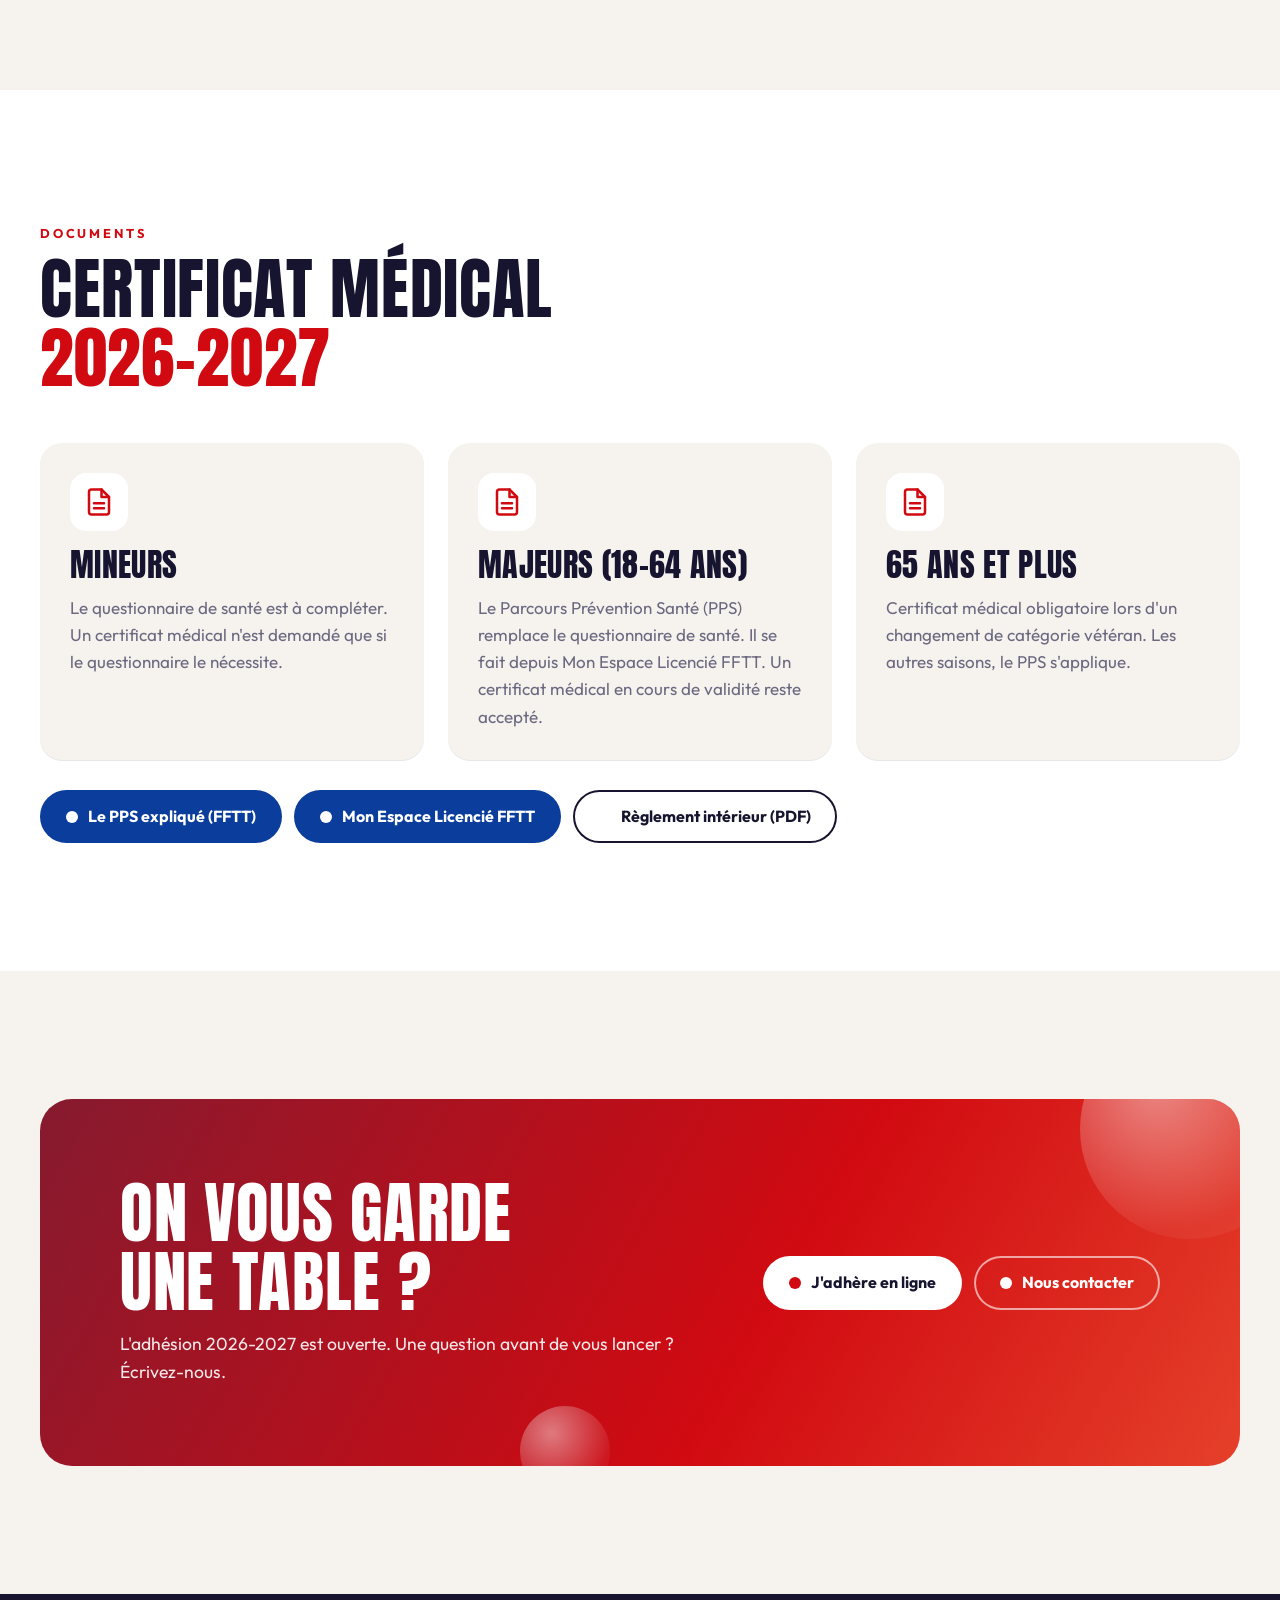
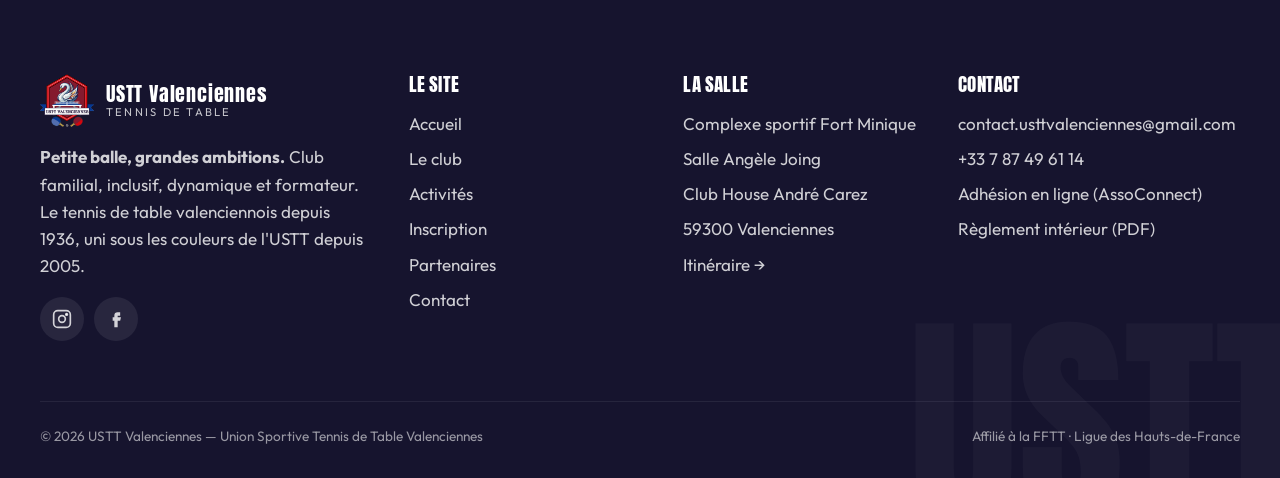
<file: inscription.html>
<!DOCTYPE html>
<html lang="fr">
<head>
<meta charset="utf-8">
<meta name="viewport" content="width=device-width, initial-scale=1">
<title>Inscription, horaires et tarifs — USTT Valenciennes</title>
<meta name="description" content="S'inscrire à l'USTT Valenciennes : adhésion 2026-2027 en ligne sur AssoConnect, planning des entraînements, lieu et documents.">
<meta name="robots" content="noindex, nofollow">
<meta name="theme-color" content="#16142E">
<meta property="og:title" content="Inscription, horaires et tarifs — USTT Valenciennes">
<meta property="og:description" content="S'inscrire à l'USTT Valenciennes : adhésion 2026-2027 en ligne sur AssoConnect, planning des entraînements, lieu et documents.">
<meta property="og:image" content="assets/img/salle-competition.jpg">
<meta property="og:locale" content="fr_FR">
<link rel="icon" type="image/png" href="assets/img/favicon.png">
<link rel="preconnect" href="https://fonts.googleapis.com">
<link rel="preconnect" href="https://fonts.gstatic.com" crossorigin>
<link href="https://fonts.googleapis.com/css2?family=Anton&family=Outfit:wght@400;600;700;800&display=swap" rel="stylesheet">
<link rel="stylesheet" href="assets/css/style.css">
</head>
<body>
<a class="skip" href="#contenu">Aller au contenu</a>
<div class="progress" aria-hidden="true"><div class="progress__line"></div><div class="progress__ball"></div></div>
<header class="header">
  <div class="container header__inner">
    <a class="brand" href="index.html" aria-label="USTT Valenciennes, accueil">
      <img src="assets/img/logo-sm.png" alt="" width="54" height="54">
      <span>USTT Valenciennes<small>TENNIS DE TABLE</small></span>
    </a>
    <button class="burger" aria-label="Ouvrir le menu" aria-expanded="false" aria-controls="nav"><span></span></button>
    <nav class="nav" id="nav" aria-label="Navigation principale">
      <a href="index.html">Accueil</a><a href="club.html">Le club</a><a href="activites.html">Activités</a><a href="inscription.html" aria-current="page">Inscription</a><a href="partenaires.html">Partenaires</a><a href="contact.html">Contact</a>
      <a class="btn btn--sm" href="https://ustt-valenciennes.assoconnect.com/collect/description/723009-r-adhesion-ustt-valenciennes-2026-2027" target="_blank" rel="noopener"><i class="ball"></i>Adhérer</a>
    </nav>
  </div>
</header>
<main id="contenu">
<section class="page-hero">
  <div class="page-hero__bg" style="background-image:url(assets/img/jeunes-recompenses.jpg)"></div>
  <div class="container">
    <p class="crumbs"><a href="index.html">Accueil</a> / Inscription</p>
    <span class="eyebrow">Saison 2026-2027</span>
    <h1 class="reveal is-in">Inscription</h1>
    <p>Lieu, horaires, formules et démarches : tout ce qu'il faut pour prendre sa licence à l'USTT Valenciennes.</p>
  </div>
  <div class="bouncer" aria-hidden="true"><b></b><i></i></div>
</section>

<section class="section section--bordeaux">
  <div class="container">
    <div class="section__head center reveal">
      <span class="kicker">En 4 étapes</span>
      <h2>Comment s'inscrire ?</h2>
      <p>L'adhésion se fait entièrement en ligne, via la plateforme AssoConnect.</p>
    </div>
    <div class="steps">
      <div class="step reveal" style="--d:0s"><h3>Choisir</h3><p>Sélectionnez votre formule sur notre page d'adhésion AssoConnect.</p></div>
      <div class="step reveal" style="--d:.1s"><h3>Compléter</h3><p>Renseignez vos informations et réglez en ligne par carte bancaire.</p></div>
      <div class="step reveal" style="--d:.2s"><h3>Certifier</h3><p>Questionnaire de santé, Parcours Prévention Santé ou certificat médical selon votre âge.</p></div>
      <div class="step reveal" style="--d:.3s"><h3>Jouer !</h3><p>Le club crée ou renouvelle votre licence FFTT. Rendez-vous à la salle.</p></div>
    </div>
    <p style="text-align:center;margin-top:40px" class="reveal"><a class="btn btn--light" href="https://ustt-valenciennes.assoconnect.com/collect/description/723009-r-adhesion-ustt-valenciennes-2026-2027" target="_blank" rel="noopener"><i class="ball"></i>Adhérer sur AssoConnect</a></p>
  </div>
</section>

<section class="section" id="tarifs">
  <div class="container">
    <div class="section__head reveal">
      <span class="kicker">Tarifs 2026-2027</span>
      <h2>Une licence <span class="accent">pour chaque profil</span></h2>
      <p>La saison sportive court du 1<sup>er</sup> juillet au 30 juin. La cotisation comprend l'adhésion au club et la licence fédérale FFTT.</p>
    </div>
    <div class="grid grid-3 tarifs">
  <div class="price reveal" style="--c:var(--bleu);--d:0s">
    <span class="who">Saison complète</span><h3>Adhésion club</h3>
    <ul class="rates"><li><span>Juniors, seniors, vétérans</span><b>120 €</b></li><li><span>Poussins à cadets, étudiants</span><b>100 €</b></li><li><span>Handisport</span><b>Gratuit</b></li><li><span>Joueurs extérieurs</span><b>160 €</b></li></ul>
  </div>
  <div class="price featured reveal" style="--c:var(--or);--d:.1s">
    <span class="ribbon">Progresser</span>
    <span class="who">Avec nos entraîneurs</span><h3>Entraînements</h3>
    <ul class="rates"><li><span>Ping 4/7 ans</span><b>80 €</b></li><li><span>Jeunes apprentissage / perf</span><b>100 €</b></li><li><span>Adultes, tout niveau</span><b>130 €</b></li><li><span>Élite 1 &amp; 2</span><b>150 €</b></li><li><span>Sport santé</span><b>80 €</b></li><li><span>Individualisé</span><b>120 €</b></li></ul>
  </div>
  <div class="price reveal" style="--c:var(--rouge);--d:.2s">
    <span class="who">En cours d'année</span><h3>Mi-saison</h3>
    <ul class="rates"><li><span>Juniors, seniors, vétérans</span><b>75 €</b></li><li><span>Poussins à cadets, étudiants</span><b>65 €</b></li></ul>
    <p>Vous arrivez en cours de saison ? L'adhésion mi-saison est faite pour vous.</p>
  </div>
</div>
<div class="family reveal">
  <div class="family__intro"><span class="kicker">Réduction famille</span><h3>Plus on est de pongistes, moins c'est cher</h3><p>Dès le 2<sup>e</sup> adhérent d'une même famille.</p></div>
  <div class="family__steps">
    <div><b>-25 %</b><span>2<sup>e</sup> licence</span><small>90 € adulte · 75 € jeune</small></div>
    <div><b>-50 %</b><span>3<sup>e</sup> licence</span><small>60 € adulte · 50 € jeune</small></div>
    <div><b>-75 %</b><span>4<sup>e</sup> licence</span><small>30 € adulte · 25 € jeune</small></div>
  </div>
</div>
<p class="note reveal">« Jeune » : de poussins à cadets, et étudiants. « Adulte » : juniors, seniors et vétérans. Paiement en ligne sécurisé par carte bancaire sur AssoConnect, ou par les autres moyens de paiement proposés par le club.</p>
<p style="margin-top:24px" class="reveal"><a class="btn" href="https://ustt-valenciennes.assoconnect.com/collect/description/723009-r-adhesion-ustt-valenciennes-2026-2027" target="_blank" rel="noopener"><i class="ball"></i>J'adhère sur AssoConnect</a></p>
  </div>
</section>

<section class="section section--white" id="planning">
  <div class="container">
    <div class="section__head reveal">
      <span class="kicker">Horaires</span>
      <h2>Planning <span class="accent">2026-2027</span></h2>
      <p>Filtrez par public pour trouver vos créneaux.</p>
    </div>
    <div class="planning-filters" role="group" aria-label="Filtrer le planning">
  <button class="chip is-active" data-f="all" aria-pressed="true">Tout voir</button>
  <button class="chip" data-f="jeunes" aria-pressed="false">Jeunes</button>
  <button class="chip" data-f="competition" aria-pressed="false">Compétition</button>
  <button class="chip" data-f="loisir" aria-pressed="false">Loisir</button>
  <button class="chip" data-f="sante" aria-pressed="false">Handisport &amp; santé</button>
</div>
<div class="planning"><div class="day reveal" style="--d:0.00s"><h3>Lundi</h3><div class="slot" data-t="competition"><time>18h – 20h</time><span>Élite 1</span></div><div class="slot" data-t="competition"><time>18h – 20h</time><span>Élite 2</span></div><div class="slot" data-t="competition"><time>20h – 21h30</time><span>R3 / R4 / D1</span></div></div><div class="day reveal" style="--d:0.07s"><h3>Mardi</h3><div class="slot" data-t="competition"><time>18h30 – 20h30</time><span>Entraînement N3 / R1 / R2</span></div></div><div class="day reveal" style="--d:0.14s"><h3>Mercredi</h3><div class="slot" data-t="jeunes"><time>14h – 15h</time><span>Baby ping 4-7 ans</span></div><div class="slot" data-t="jeunes"><time>15h – 16h30</time><span>Apprentissage</span></div><div class="slot" data-t="jeunes"><time>16h30 – 18h</time><span>Jeunes perf</span></div><div class="slot" data-t="competition"><time>17h30 – 19h30</time><span>Élite 1</span></div><div class="slot" data-t="competition"><time>18h – 19h30</time><span>Élite 2</span></div><div class="slot" data-t="competition"><time>19h30 – 21h15</time><span>Départemental</span></div></div><div class="day reveal" style="--d:0.21s"><h3>Jeudi</h3><div class="slot" data-t="competition"><time>18h30 – 20h15</time><span>Élite 1</span></div><div class="slot" data-t="sante"><time>18h30 – 20h</time><span>Handisport</span></div></div><div class="day reveal" style="--d:0.28s"><h3>Vendredi</h3><div class="slot" data-t="competition"><time>19h – 20h30</time><span>Élite 2</span></div><div class="slot" data-t="loisir"><time>19h30 – 21h</time><span>Loisirs dirigé</span></div></div><div class="day reveal" style="--d:0.35s"><h3>Samedi</h3><div class="slot" data-t="sante"><time>9h – 11h</time><span>Sport santé</span></div><div class="slot" data-t="jeunes"><time>9h – 10h</time><span>Baby ping 4-7 ans</span></div><div class="slot" data-t="jeunes"><time>10h – 11h30</time><span>Apprentissage</span></div><div class="slot" data-t="jeunes"><time>11h30 – 13h</time><span>Jeunes perf</span></div><div class="slot" data-t="loisir"><time>14h – 17h</time><span>Libre : compétition, loisir, séance individuelle*</span></div></div></div>
<div class="free-play reveal">
  <div><h3>Créneaux libres loisir</h3><p>Du lundi au vendredi, de 19h30 à 21h30. Avant 19h30, les tables sont réservées aux joueurs en compétition.</p></div>
  <a class="btn btn--light btn--sm" href="inscription.html#planning"><i class="ball"></i>Toutes les infos</a>
</div>
<p class="note">* Le samedi après-midi, hors journées de compétition. Fermeture de la salle : lundi 22h, du mardi au vendredi 21h30. Entraîneurs : Christophe, William, Olivier et Julien.</p>
  </div>
</section>

<section class="section" id="lieu">
  <div class="container contact-grid">
    <div class="reveal from-left">
      <span class="kicker">Le lieu</span>
      <h2>Complexe sportif <span class="accent">Fort Minique</span></h2>
      <ul class="info-list" style="margin-top:24px">
        <li><span class="icon"><svg viewBox="0 0 24 24" fill="none" stroke="currentColor" stroke-width="2" stroke-linecap="round" stroke-linejoin="round"><path d="M12 22s7-6.2 7-12a7 7 0 0 0-14 0c0 5.8 7 12 7 12z"/><circle cx="12" cy="10" r="2.5"/></svg></span><div><strong>Salle Angèle Joing, Club House André Carez</strong>Complexe sportif Fort Minique, Valenciennes<br><a href="https://www.google.com/maps/search/?api=1&query=Complexe+sportif+Fort+Minique+Valenciennes" target="_blank" rel="noopener">Ouvrir l'itinéraire</a></div></li>
        <li><span class="icon"><svg viewBox="0 0 24 24" fill="none" stroke="currentColor" stroke-width="2" stroke-linecap="round"><circle cx="12" cy="12" r="10"/><path d="M12 6v6l4 2"/></svg></span><div><strong>Ouverture pour les entraînements</strong>Du lundi au vendredi de 18h à 21h30 (22h le lundi), le samedi matin et après-midi.</div></li>
        <li><span class="icon"><svg viewBox="0 0 24 24" fill="none" stroke="currentColor" stroke-width="2" stroke-linecap="round" stroke-linejoin="round"><path d="m3 9 9-7 9 7v11a2 2 0 0 1-2 2H5a2 2 0 0 1-2-2z"/><path d="M9 22V12h6v10"/></svg></span><div><strong>14 tables et un club house</strong>Tous les niveaux de pratique, et un espace de convivialité pour joueurs et accompagnateurs.</div></li>
      </ul>
    </div>
    <div class="map reveal from-right"><iframe src="https://www.google.com/maps?q=Complexe+sportif+Fort+Minique,+Valenciennes&output=embed" title="Carte : Complexe sportif Fort Minique, Valenciennes" loading="lazy" referrerpolicy="no-referrer-when-downgrade"></iframe></div>
  </div>
</section>

<section class="section section--white">
  <div class="container">
    <div class="section__head reveal">
      <span class="kicker">Documents</span>
      <h2>Certificat médical <span class="accent">2026-2027</span></h2>
    </div>
    <div class="grid grid-3">
      <div class="card reveal" style="--d:0s;background:var(--creme)"><div class="icon" style="background:#fff"><svg viewBox="0 0 24 24" fill="none" stroke="currentColor" stroke-width="2" stroke-linecap="round" stroke-linejoin="round"><path d="M14 2H6a2 2 0 0 0-2 2v16a2 2 0 0 0 2 2h12a2 2 0 0 0 2-2V8z"/><path d="M14 2v6h6M16 13H8M16 17H8"/></svg></div><h3>Mineurs</h3><p>Le questionnaire de santé est à compléter. Un certificat médical n'est demandé que si le questionnaire le nécessite.</p></div>
      <div class="card reveal" style="--d:.1s;background:var(--creme)"><div class="icon" style="background:#fff"><svg viewBox="0 0 24 24" fill="none" stroke="currentColor" stroke-width="2" stroke-linecap="round" stroke-linejoin="round"><path d="M14 2H6a2 2 0 0 0-2 2v16a2 2 0 0 0 2 2h12a2 2 0 0 0 2-2V8z"/><path d="M14 2v6h6M16 13H8M16 17H8"/></svg></div><h3>Majeurs (18-64 ans)</h3><p>Le Parcours Prévention Santé (PPS) remplace le questionnaire de santé. Il se fait depuis Mon Espace Licencié FFTT. Un certificat médical en cours de validité reste accepté.</p></div>
      <div class="card reveal" style="--d:.2s;background:var(--creme)"><div class="icon" style="background:#fff"><svg viewBox="0 0 24 24" fill="none" stroke="currentColor" stroke-width="2" stroke-linecap="round" stroke-linejoin="round"><path d="M14 2H6a2 2 0 0 0-2 2v16a2 2 0 0 0 2 2h12a2 2 0 0 0 2-2V8z"/><path d="M14 2v6h6M16 13H8M16 17H8"/></svg></div><h3>65 ans et plus</h3><p>Certificat médical obligatoire lors d'un changement de catégorie vétéran. Les autres saisons, le PPS s'applique.</p></div>
    </div>
    <div class="reveal" style="display:flex;flex-wrap:wrap;gap:12px;margin-top:30px">
      <a class="btn btn--blue" href="https://www.fftt.com/parcours-prevention-sante-pps/" target="_blank" rel="noopener"><i class="ball"></i>Le PPS expliqué (FFTT)</a>
      <a class="btn btn--blue" href="https://malicence.fftt.com/login" target="_blank" rel="noopener"><i class="ball"></i>Mon Espace Licencié FFTT</a>
      <a class="btn btn--ghost" style="--fg:var(--navy);box-shadow:inset 0 0 0 2px var(--navy)" href="assets/docs/reglement-interieur-ustt.pdf" target="_blank"><i class="ball"></i>Règlement intérieur (PDF)</a>
    </div>
  </div>
</section>
<section class="section">
  <div class="container">
    <div class="cta reveal zoom">
      <span class="deco a"></span><span class="deco b"></span>
      <div><h2>On vous garde une table ?</h2><p>L'adhésion 2026-2027 est ouverte. Une question avant de vous lancer ? Écrivez-nous.</p></div>
      <div class="cta__actions">
        <a class="btn btn--light" href="https://ustt-valenciennes.assoconnect.com/collect/description/723009-r-adhesion-ustt-valenciennes-2026-2027" target="_blank" rel="noopener"><i class="ball"></i>J'adhère en ligne</a>
        <a class="btn btn--ghost" href="contact.html"><i class="ball"></i>Nous contacter</a>
      </div>
    </div>
  </div>
</section>

</main>
<footer class="footer">
  <div class="container">
    <div class="footer__grid">
      <div>
        <a class="brand" href="index.html"><img src="assets/img/logo-sm.png" alt="" width="54" height="54"><span>USTT Valenciennes<small>TENNIS DE TABLE</small></span></a>
        <p><strong>Petite balle, grandes ambitions.</strong> Club familial, inclusif, dynamique et formateur. Le tennis de table valenciennois depuis 1936, uni sous les couleurs de l'USTT depuis 2005.</p>
        <div class="socials">
          <a href="https://www.instagram.com/usttvalenciennes/" target="_blank" rel="noopener" aria-label="Instagram"><svg viewBox="0 0 24 24" fill="none" stroke="currentColor" stroke-width="2"><rect x="2" y="2" width="20" height="20" rx="5"/><circle cx="12" cy="12" r="4"/><circle cx="17.5" cy="6.5" r="1" fill="currentColor"/></svg></a>
          <a href="https://www.facebook.com/usttvalenciennes" target="_blank" rel="noopener" aria-label="Facebook"><svg viewBox="0 0 24 24" fill="currentColor"><path d="M14 8h3V4h-3a4 4 0 0 0-4 4v2H8v4h2v8h4v-8h3l1-4h-4V8z"/></svg></a>
        </div>
      </div>
      <div>
        <h4>Le site</h4>
        <ul><li><a href="index.html">Accueil</a></li><li><a href="club.html">Le club</a></li><li><a href="activites.html">Activités</a></li><li><a href="inscription.html">Inscription</a></li><li><a href="partenaires.html">Partenaires</a></li><li><a href="contact.html">Contact</a></li></ul>
      </div>
      <div>
        <h4>La salle</h4>
        <ul>
          <li>Complexe sportif Fort Minique</li>
          <li>Salle Angèle Joing</li>
          <li>Club House André Carez</li>
          <li>59300 Valenciennes</li>
          <li><a href="https://www.google.com/maps/search/?api=1&query=Complexe+sportif+Fort+Minique+Valenciennes" target="_blank" rel="noopener">Itinéraire →</a></li>
        </ul>
      </div>
      <div>
        <h4>Contact</h4>
        <ul>
          <li><a href="mailto:contact.usttvalenciennes@gmail.com">contact.usttvalenciennes@gmail.com</a></li>
          <li><a href="tel:+33787496114">+33 7 87 49 61 14</a></li>
          <li><a href="https://ustt-valenciennes.assoconnect.com/collect/description/723009-r-adhesion-ustt-valenciennes-2026-2027" target="_blank" rel="noopener">Adhésion en ligne (AssoConnect)</a></li>
          <li><a href="assets/docs/reglement-interieur-ustt.pdf" target="_blank">Règlement intérieur (PDF)</a></li>
        </ul>
      </div>
    </div>
    <div class="footer__bottom">
      <span>© <span data-year>2026</span> USTT Valenciennes — Union Sportive Tennis de Table Valenciennes</span>
      <span>Affilié à la FFTT · Ligue des Hauts-de-France</span>
    </div>
  </div>
  <div class="footer__big" aria-hidden="true">USTT</div>
</footer>
<script src="assets/js/main.js" defer></script>
</body>
</html>
</file>
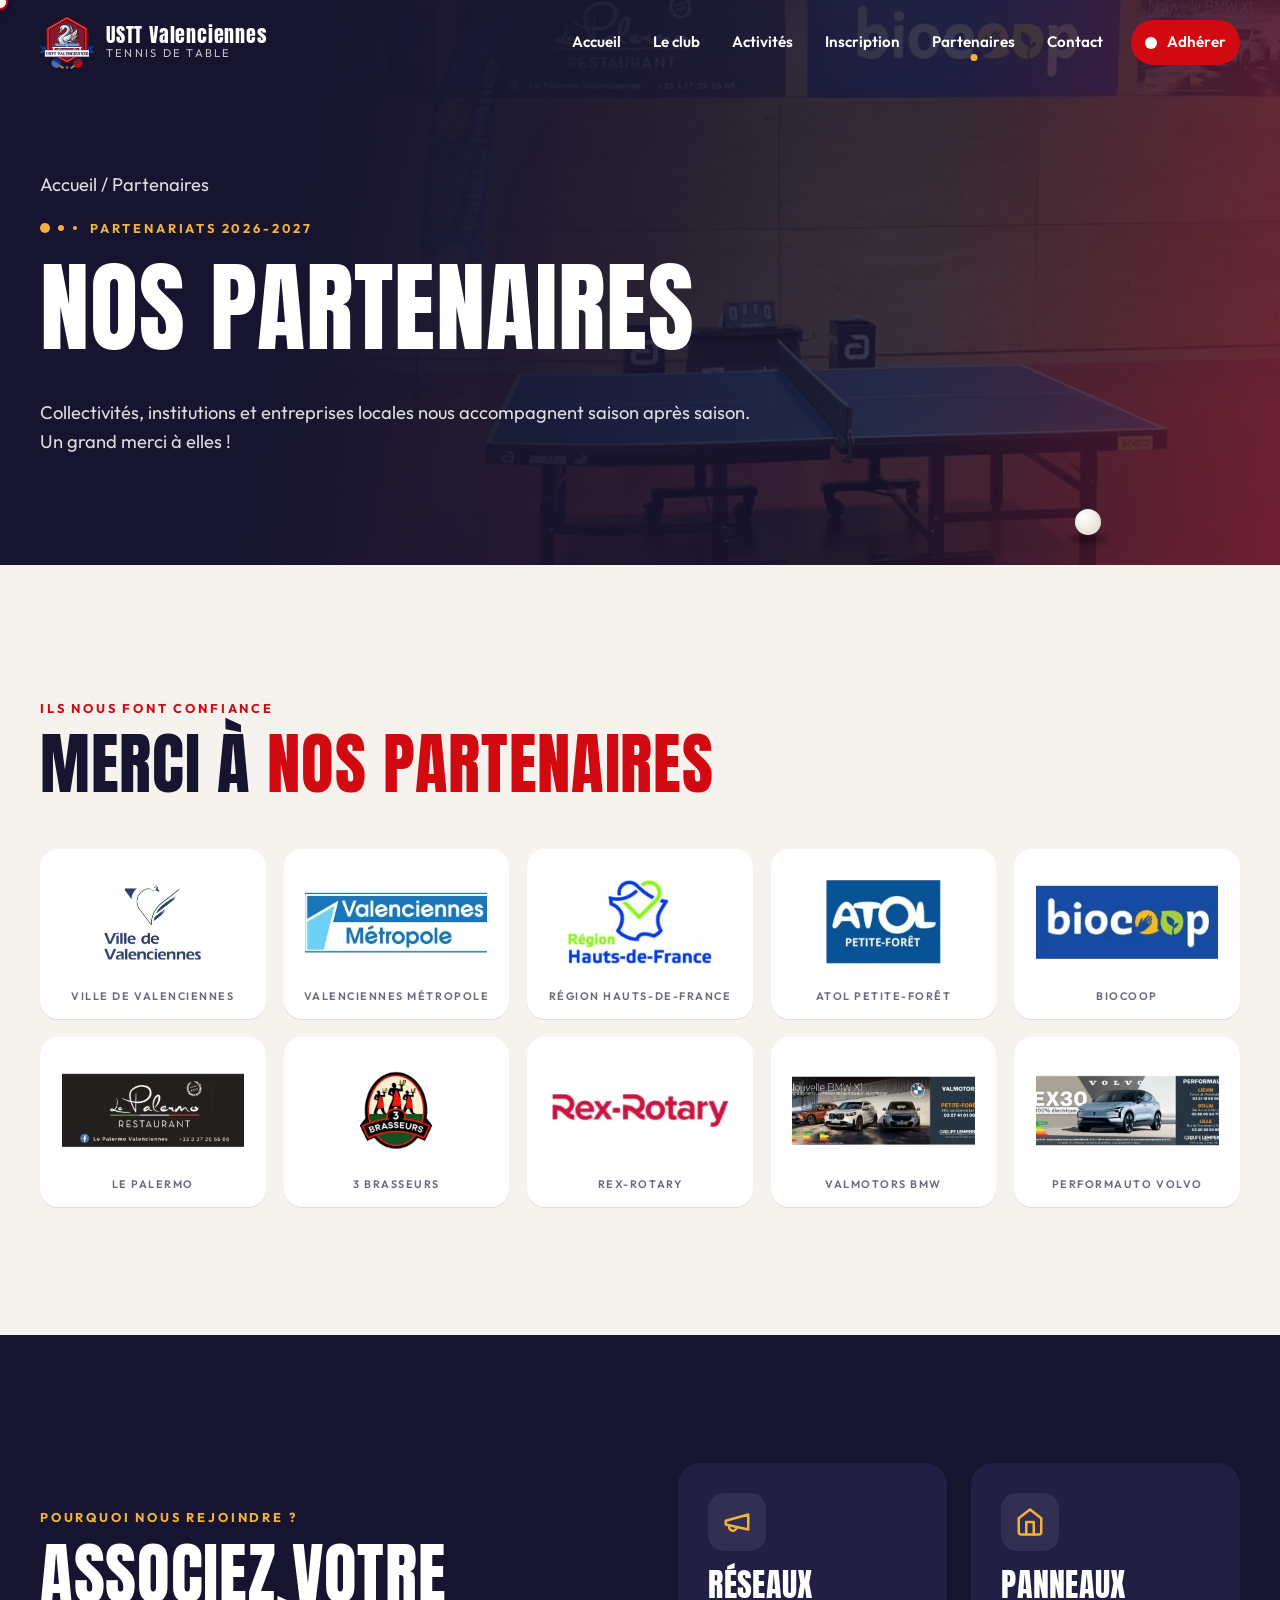
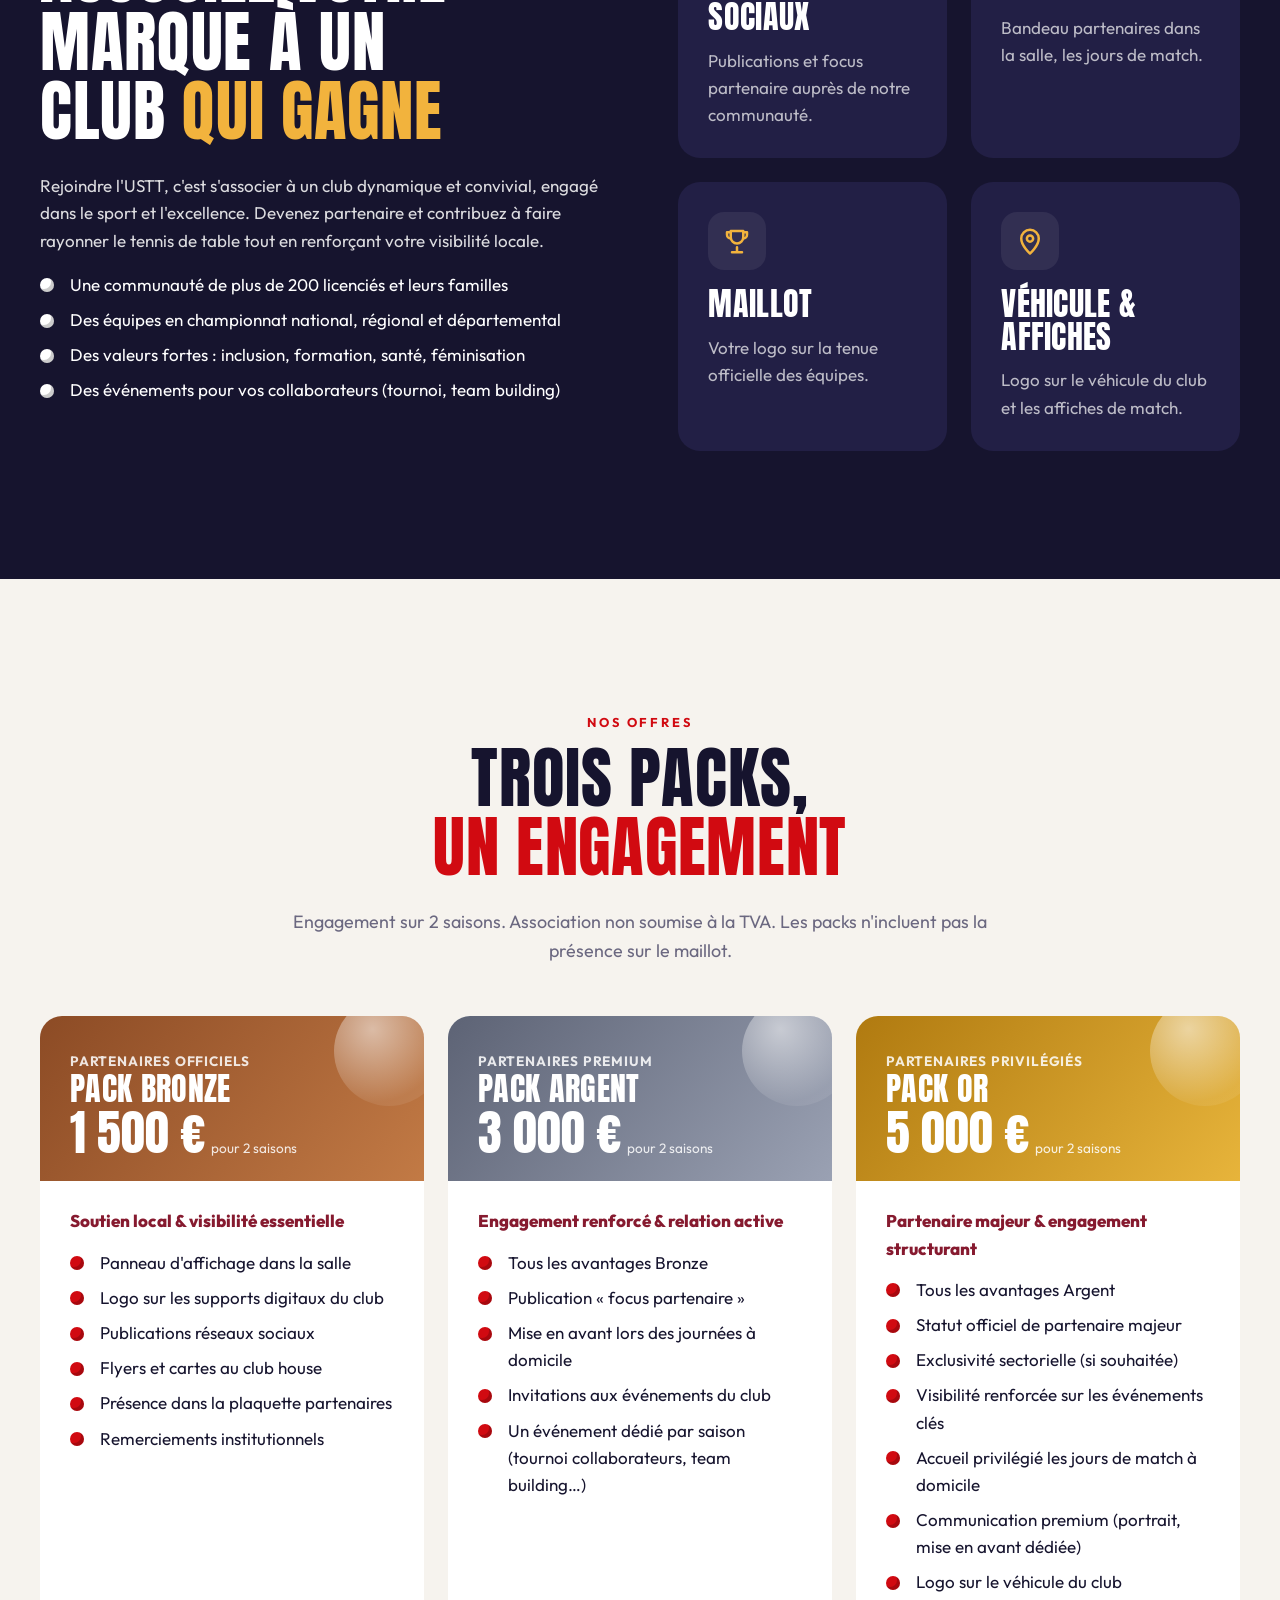
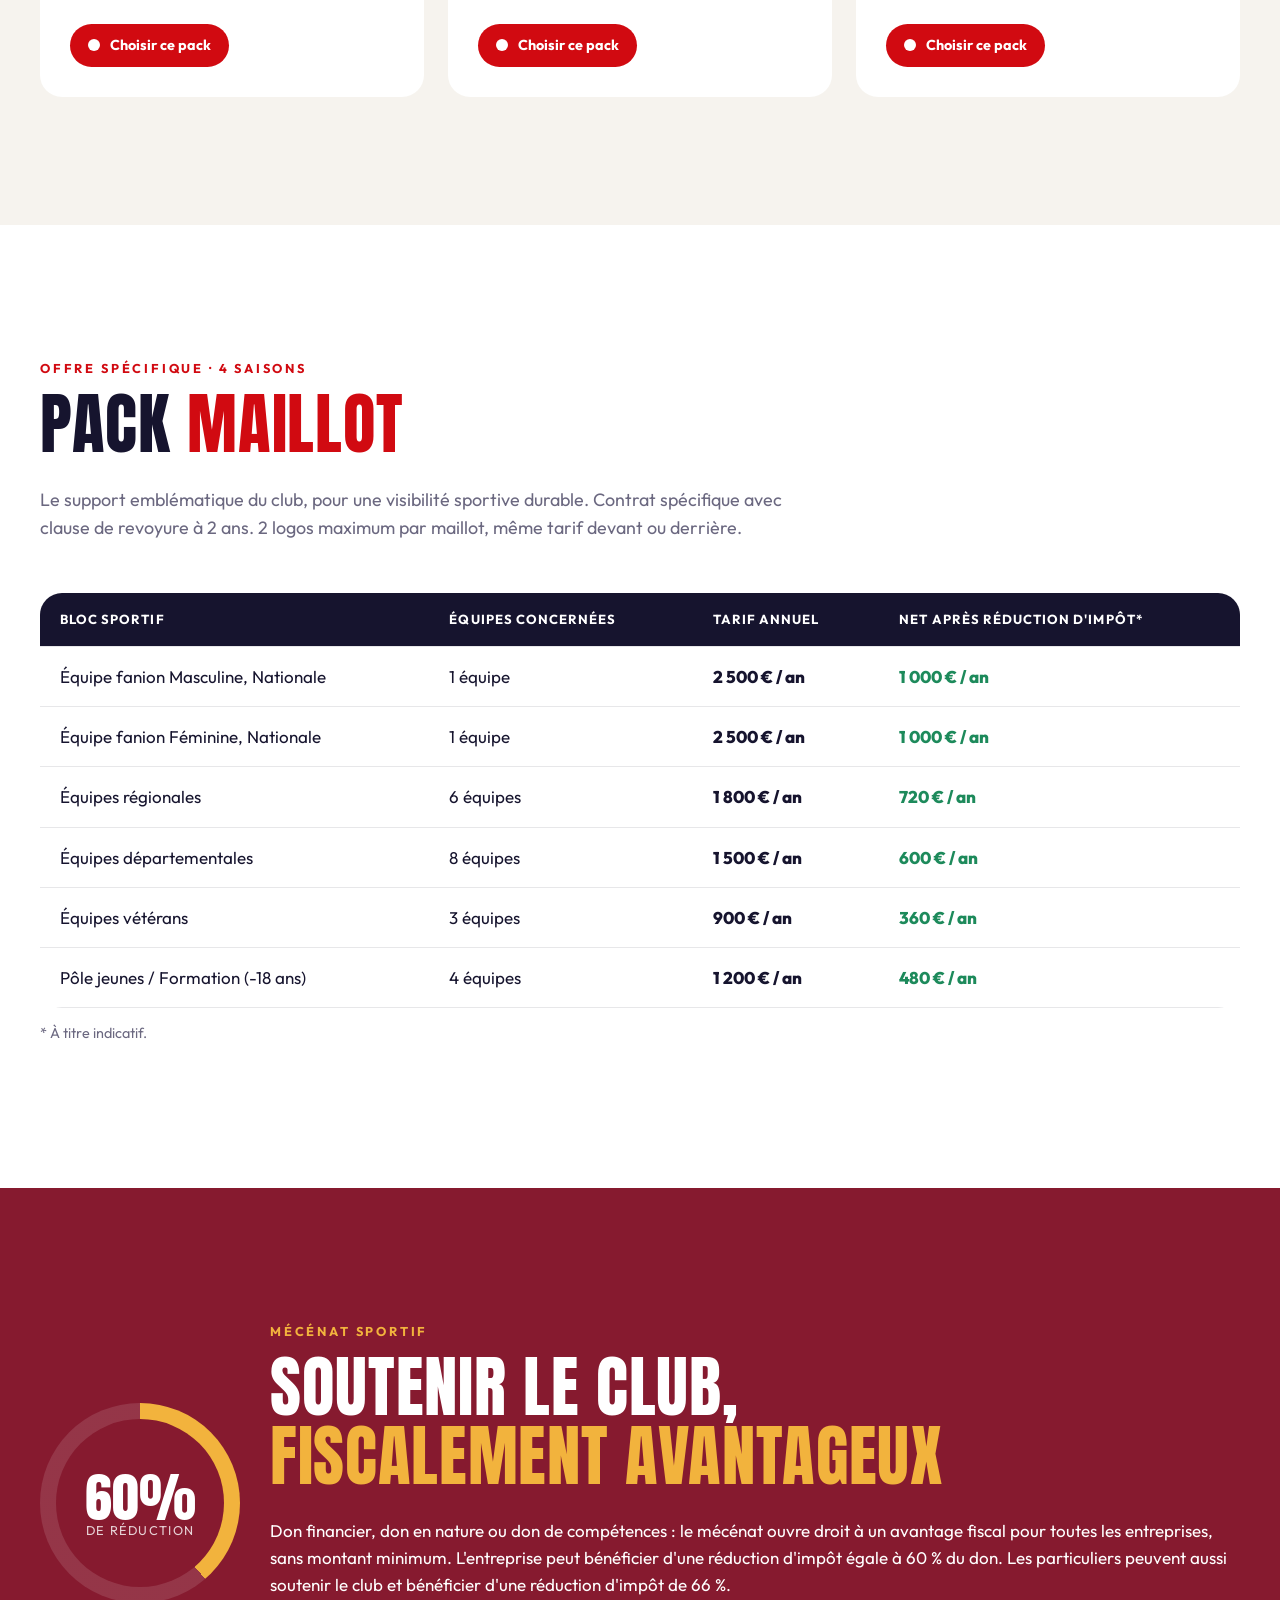
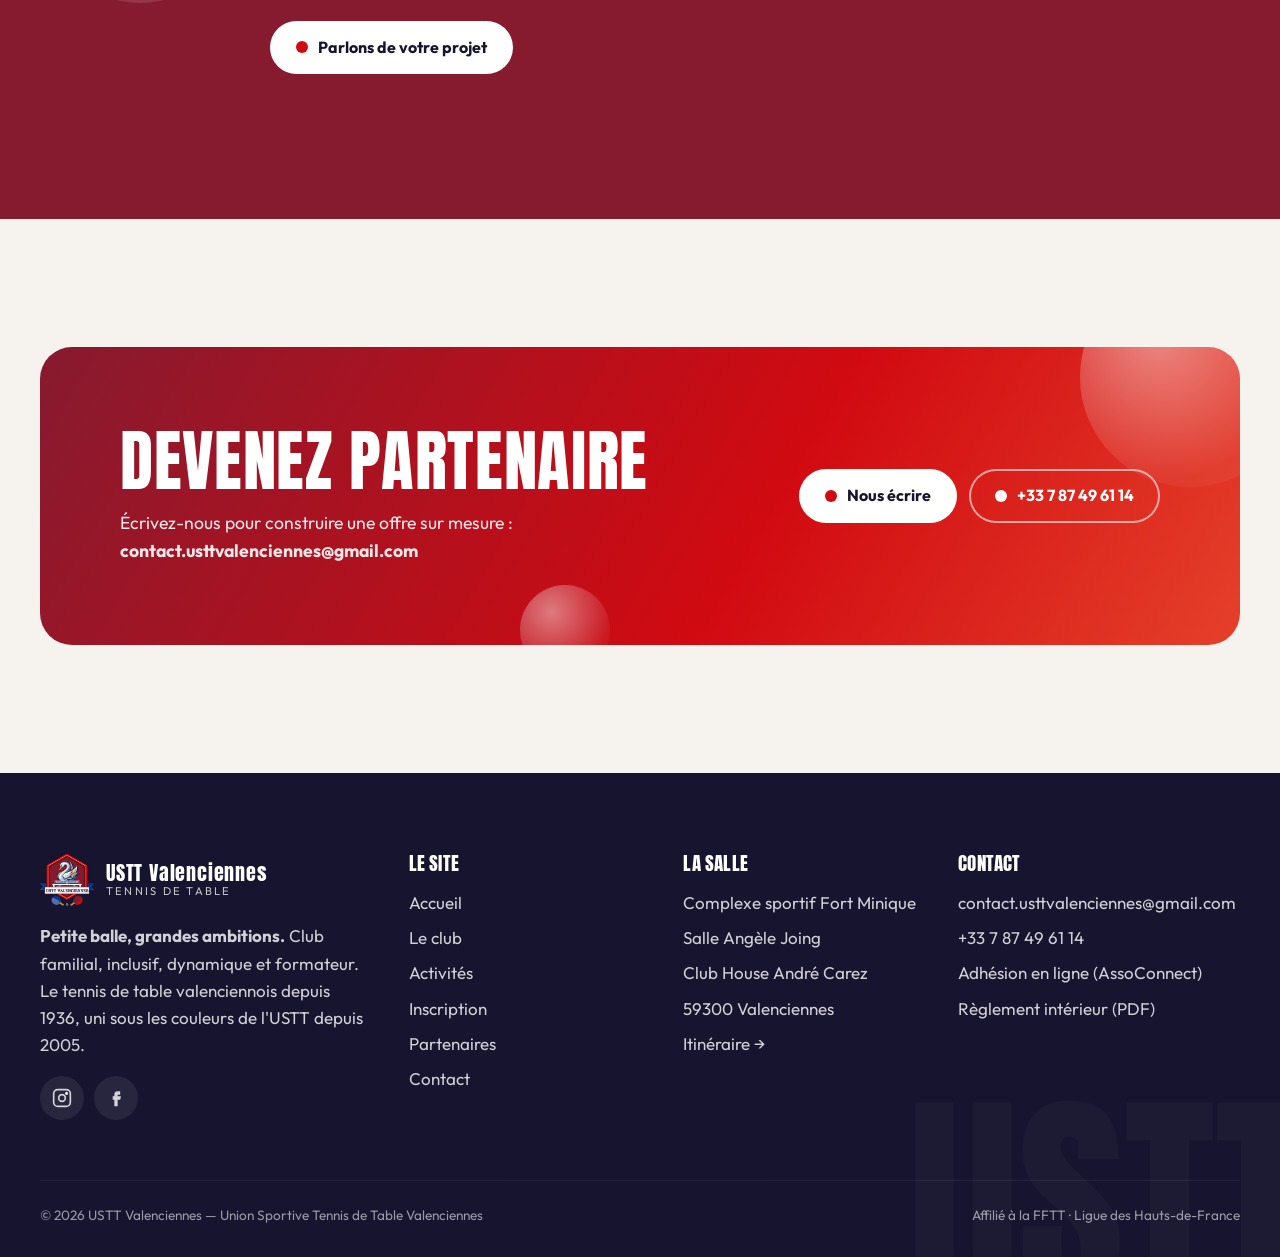
<file: partenaires.html>
<!DOCTYPE html>
<html lang="fr">
<head>
<meta charset="utf-8">
<meta name="viewport" content="width=device-width, initial-scale=1">
<title>Partenaires — USTT Valenciennes</title>
<meta name="description" content="Nos partenaires et nos offres de partenariat 2026-2027 : packs Bronze, Argent, Or, maillot et mécénat sportif avec 60 % de réduction d'impôt.">
<meta name="robots" content="noindex, nofollow">
<meta name="theme-color" content="#16142E">
<meta property="og:title" content="Partenaires — USTT Valenciennes">
<meta property="og:description" content="Nos partenaires et nos offres de partenariat 2026-2027 : packs Bronze, Argent, Or, maillot et mécénat sportif avec 60 % de réduction d'impôt.">
<meta property="og:image" content="assets/img/salle-competition.jpg">
<meta property="og:locale" content="fr_FR">
<link rel="icon" type="image/png" href="assets/img/favicon.png">
<link rel="preconnect" href="https://fonts.googleapis.com">
<link rel="preconnect" href="https://fonts.gstatic.com" crossorigin>
<link href="https://fonts.googleapis.com/css2?family=Anton&family=Outfit:wght@400;600;700;800&display=swap" rel="stylesheet">
<link rel="stylesheet" href="assets/css/style.css">
</head>
<body>
<a class="skip" href="#contenu">Aller au contenu</a>
<div class="progress" aria-hidden="true"><div class="progress__line"></div><div class="progress__ball"></div></div>
<header class="header">
  <div class="container header__inner">
    <a class="brand" href="index.html" aria-label="USTT Valenciennes, accueil">
      <img src="assets/img/logo-sm.png" alt="" width="54" height="54">
      <span>USTT Valenciennes<small>TENNIS DE TABLE</small></span>
    </a>
    <button class="burger" aria-label="Ouvrir le menu" aria-expanded="false" aria-controls="nav"><span></span></button>
    <nav class="nav" id="nav" aria-label="Navigation principale">
      <a href="index.html">Accueil</a><a href="club.html">Le club</a><a href="activites.html">Activités</a><a href="inscription.html">Inscription</a><a href="partenaires.html" aria-current="page">Partenaires</a><a href="contact.html">Contact</a>
      <a class="btn btn--sm" href="https://ustt-valenciennes.assoconnect.com/collect/description/723009-r-adhesion-ustt-valenciennes-2026-2027" target="_blank" rel="noopener"><i class="ball"></i>Adhérer</a>
    </nav>
  </div>
</header>
<main id="contenu">
<section class="page-hero">
  <div class="page-hero__bg" style="background-image:url(assets/img/salle-table.jpg)"></div>
  <div class="container">
    <p class="crumbs"><a href="index.html">Accueil</a> / Partenaires</p>
    <span class="eyebrow">Partenariats 2026-2027</span>
    <h1 class="reveal is-in">Nos partenaires</h1>
    <p>Collectivités, institutions et entreprises locales nous accompagnent saison après saison. Un grand merci à elles !</p>
  </div>
  <div class="bouncer" aria-hidden="true"><b></b><i></i></div>
</section>

<section class="section">
  <div class="container">
    <div class="section__head reveal">
      <span class="kicker">Ils nous font confiance</span>
      <h2>Merci à <span class="accent">nos partenaires</span></h2>
    </div>
    <div class="partners-grid"><div class="partner partner--logo reveal"><span class="partner__img"><img src="assets/img/partenaires/ville-valenciennes.png" alt="Ville de Valenciennes" loading="lazy"></span><small>Ville de Valenciennes</small></div><div class="partner partner--logo reveal"><span class="partner__img"><img src="assets/img/partenaires/valenciennes-metropole.png" alt="Valenciennes Métropole" loading="lazy"></span><small>Valenciennes Métropole</small></div><div class="partner partner--logo reveal"><span class="partner__img"><img src="assets/img/partenaires/region-hdf.png" alt="Région Hauts-de-France" loading="lazy"></span><small>Région Hauts-de-France</small></div><div class="partner partner--logo reveal"><span class="partner__img"><img src="assets/img/partenaires/atol.png" alt="ATOL Petite-Forêt" loading="lazy"></span><small>ATOL Petite-Forêt</small></div><div class="partner partner--logo reveal"><span class="partner__img"><img src="assets/img/partenaires/biocoop.png" alt="Biocoop" loading="lazy"></span><small>Biocoop</small></div><div class="partner partner--logo reveal"><span class="partner__img"><img src="assets/img/partenaires/palermo.png" alt="Le Palermo" loading="lazy"></span><small>Le Palermo</small></div><div class="partner partner--logo reveal"><span class="partner__img"><img src="assets/img/partenaires/3-brasseurs.png" alt="3 Brasseurs" loading="lazy"></span><small>3 Brasseurs</small></div><div class="partner partner--logo reveal"><span class="partner__img"><img src="assets/img/partenaires/rex-rotary.png" alt="Rex-Rotary" loading="lazy"></span><small>Rex-Rotary</small></div><div class="partner partner--logo reveal"><span class="partner__img"><img src="assets/img/partenaires/bmw-valmotors.png" alt="Valmotors BMW" loading="lazy"></span><small>Valmotors BMW</small></div><div class="partner partner--logo reveal"><span class="partner__img"><img src="assets/img/partenaires/volvo-performauto.png" alt="Performauto Volvo" loading="lazy"></span><small>Performauto Volvo</small></div></div>
  </div>
</section>

<section class="section section--dark">
  <div class="container split">
    <div class="reveal from-left">
      <span class="kicker">Pourquoi nous rejoindre ?</span>
      <h2>Associez votre marque à un club <span class="accent">qui gagne</span></h2>
      <p style="opacity:.85">Rejoindre l'USTT, c'est s'associer à un club dynamique et convivial, engagé dans le sport et l'excellence. Devenez partenaire et contribuez à faire rayonner le tennis de table tout en renforçant votre visibilité locale.</p>
      <ul class="check">
        <li>Une communauté de plus de 200 licenciés et leurs familles</li>
        <li>Des équipes en championnat national, régional et départemental</li>
        <li>Des valeurs fortes : inclusion, formation, santé, féminisation</li>
        <li>Des événements pour vos collaborateurs (tournoi, team building)</li>
      </ul>
    </div>
    <div class="grid grid-2 reveal from-right">
      <div class="card"><div class="icon"><svg viewBox="0 0 24 24" fill="none" stroke="currentColor" stroke-width="2" stroke-linecap="round" stroke-linejoin="round"><path d="m3 11 18-5v12L3 14v-3z"/><path d="M11.6 16.8a3 3 0 1 1-5.8-1.6"/></svg></div><h3>Réseaux sociaux</h3><p>Publications et focus partenaire auprès de notre communauté.</p></div>
      <div class="card"><div class="icon"><svg viewBox="0 0 24 24" fill="none" stroke="currentColor" stroke-width="2" stroke-linecap="round" stroke-linejoin="round"><path d="m3 9 9-7 9 7v11a2 2 0 0 1-2 2H5a2 2 0 0 1-2-2z"/><path d="M9 22V12h6v10"/></svg></div><h3>Panneaux</h3><p>Bandeau partenaires dans la salle, les jours de match.</p></div>
      <div class="card"><div class="icon"><svg viewBox="0 0 24 24" fill="none" stroke="currentColor" stroke-width="2" stroke-linecap="round" stroke-linejoin="round"><path d="M8 21h8M12 17v4M7 4h10v5a5 5 0 0 1-10 0V4z"/><path d="M17 5h3v2a3 3 0 0 1-3 3M7 5H4v2a3 3 0 0 0 3 3"/></svg></div><h3>Maillot</h3><p>Votre logo sur la tenue officielle des équipes.</p></div>
      <div class="card"><div class="icon"><svg viewBox="0 0 24 24" fill="none" stroke="currentColor" stroke-width="2" stroke-linecap="round" stroke-linejoin="round"><path d="M12 22s7-6.2 7-12a7 7 0 0 0-14 0c0 5.8 7 12 7 12z"/><circle cx="12" cy="10" r="2.5"/></svg></div><h3>Véhicule &amp; affiches</h3><p>Logo sur le véhicule du club et les affiches de match.</p></div>
    </div>
  </div>
</section>

<section class="section">
  <div class="container">
    <div class="section__head center reveal">
      <span class="kicker">Nos offres</span>
      <h2>Trois packs, <span class="accent">un engagement</span></h2>
      <p>Engagement sur 2 saisons. Association non soumise à la TVA. Les packs n'incluent pas la présence sur le maillot.</p>
    </div>
    <div class="grid grid-3">
      <div class="pack pack--bronze reveal" style="--d:0s">
  <div class="pack__head"><span class="pack__sub">Partenaires officiels</span><h3>Pack Bronze</h3><div class="pack__price">1 500 €<small>pour 2 saisons</small></div></div>
  <div class="pack__body"><p style="font-weight:800;color:var(--bordeaux);margin-bottom:14px">Soutien local &amp; visibilité essentielle</p><ul class="check"><li>Panneau d'affichage dans la salle</li><li>Logo sur les supports digitaux du club</li><li>Publications réseaux sociaux</li><li>Flyers et cartes au club house</li><li>Présence dans la plaquette partenaires</li><li>Remerciements institutionnels</li></ul>
  <a class="btn btn--sm" style="margin-top:20px;align-self:flex-start" href="mailto:contact.usttvalenciennes@gmail.com?subject=Partenariat%20USTT%20-%20Pack%20Bronze"><i class="ball"></i>Choisir ce pack</a></div>
</div>
      <div class="pack pack--argent reveal" style="--d:0.1s">
  <div class="pack__head"><span class="pack__sub">Partenaires premium</span><h3>Pack Argent</h3><div class="pack__price">3 000 €<small>pour 2 saisons</small></div></div>
  <div class="pack__body"><p style="font-weight:800;color:var(--bordeaux);margin-bottom:14px">Engagement renforcé &amp; relation active</p><ul class="check"><li>Tous les avantages Bronze</li><li>Publication « focus partenaire »</li><li>Mise en avant lors des journées à domicile</li><li>Invitations aux événements du club</li><li>Un événement dédié par saison (tournoi collaborateurs, team building…)</li></ul>
  <a class="btn btn--sm" style="margin-top:20px;align-self:flex-start" href="mailto:contact.usttvalenciennes@gmail.com?subject=Partenariat%20USTT%20-%20Pack%20Argent"><i class="ball"></i>Choisir ce pack</a></div>
</div>
      <div class="pack pack--or reveal" style="--d:0.2s">
  <div class="pack__head"><span class="pack__sub">Partenaires privilégiés</span><h3>Pack Or</h3><div class="pack__price">5 000 €<small>pour 2 saisons</small></div></div>
  <div class="pack__body"><p style="font-weight:800;color:var(--bordeaux);margin-bottom:14px">Partenaire majeur &amp; engagement structurant</p><ul class="check"><li>Tous les avantages Argent</li><li>Statut officiel de partenaire majeur</li><li>Exclusivité sectorielle (si souhaitée)</li><li>Visibilité renforcée sur les événements clés</li><li>Accueil privilégié les jours de match à domicile</li><li>Communication premium (portrait, mise en avant dédiée)</li><li>Logo sur le véhicule du club</li></ul>
  <a class="btn btn--sm" style="margin-top:20px;align-self:flex-start" href="mailto:contact.usttvalenciennes@gmail.com?subject=Partenariat%20USTT%20-%20Pack%20Or"><i class="ball"></i>Choisir ce pack</a></div>
</div>
    </div>
  </div>
</section>

<section class="section section--white">
  <div class="container">
    <div class="section__head reveal">
      <span class="kicker">Offre spécifique · 4 saisons</span>
      <h2>Pack <span class="accent">maillot</span></h2>
      <p>Le support emblématique du club, pour une visibilité sportive durable. Contrat spécifique avec clause de revoyure à 2 ans. 2 logos maximum par maillot, même tarif devant ou derrière.</p>
    </div>
    <div class="table-wrap reveal">
      <table>
        <thead><tr><th>Bloc sportif</th><th>Équipes concernées</th><th>Tarif annuel</th><th>Net après réduction d'impôt*</th></tr></thead>
        <tbody><tr><td>Équipe fanion Masculine, Nationale</td><td>1 équipe</td><td class="num">2 500 € / an</td><td class="netprice">1 000 € / an</td></tr><tr><td>Équipe fanion Féminine, Nationale</td><td>1 équipe</td><td class="num">2 500 € / an</td><td class="netprice">1 000 € / an</td></tr><tr><td>Équipes régionales</td><td>6 équipes</td><td class="num">1 800 € / an</td><td class="netprice">720 € / an</td></tr><tr><td>Équipes départementales</td><td>8 équipes</td><td class="num">1 500 € / an</td><td class="netprice">600 € / an</td></tr><tr><td>Équipes vétérans</td><td>3 équipes</td><td class="num">900 € / an</td><td class="netprice">360 € / an</td></tr><tr><td>Pôle jeunes / Formation (-18 ans)</td><td>4 équipes</td><td class="num">1 200 € / an</td><td class="netprice">480 € / an</td></tr></tbody>
      </table>
    </div>
    <p class="note">* À titre indicatif.</p>
  </div>
</section>

<section class="section section--bordeaux">
  <div class="container tax">
    <div class="ring reveal zoom" data-value="60"><span>60%<small>de réduction</small></span></div>
    <div class="reveal from-right">
      <span class="kicker">Mécénat sportif</span>
      <h2>Soutenir le club, <span class="accent">fiscalement avantageux</span></h2>
      <p>Don financier, don en nature ou don de compétences : le mécénat ouvre droit à un avantage fiscal pour toutes les entreprises, sans montant minimum. L'entreprise peut bénéficier d'une réduction d'impôt égale à 60 % du don. Les particuliers peuvent aussi soutenir le club et bénéficier d'une réduction d'impôt de 66 %.</p>
      <p style="margin-top:22px"><a class="btn btn--light" href="mailto:contact.usttvalenciennes@gmail.com?subject=M%C3%A9c%C3%A9nat%20USTT%20Valenciennes"><i class="ball"></i>Parlons de votre projet</a></p>
    </div>
  </div>
</section>
<section class="section">
  <div class="container">
    <div class="cta reveal zoom">
      <span class="deco a"></span><span class="deco b"></span>
      <div><h2>Devenez partenaire</h2><p>Écrivez-nous pour construire une offre sur mesure : <strong>contact.usttvalenciennes@gmail.com</strong></p></div>
      <div class="cta__actions">
        <a class="btn btn--light" href="mailto:contact.usttvalenciennes@gmail.com?subject=Partenariat%20USTT%20Valenciennes"><i class="ball"></i>Nous écrire</a>
        <a class="btn btn--ghost" href="tel:+33787496114"><i class="ball"></i>+33 7 87 49 61 14</a>
      </div>
    </div>
  </div>
</section>
</main>
<footer class="footer">
  <div class="container">
    <div class="footer__grid">
      <div>
        <a class="brand" href="index.html"><img src="assets/img/logo-sm.png" alt="" width="54" height="54"><span>USTT Valenciennes<small>TENNIS DE TABLE</small></span></a>
        <p><strong>Petite balle, grandes ambitions.</strong> Club familial, inclusif, dynamique et formateur. Le tennis de table valenciennois depuis 1936, uni sous les couleurs de l'USTT depuis 2005.</p>
        <div class="socials">
          <a href="https://www.instagram.com/usttvalenciennes/" target="_blank" rel="noopener" aria-label="Instagram"><svg viewBox="0 0 24 24" fill="none" stroke="currentColor" stroke-width="2"><rect x="2" y="2" width="20" height="20" rx="5"/><circle cx="12" cy="12" r="4"/><circle cx="17.5" cy="6.5" r="1" fill="currentColor"/></svg></a>
          <a href="https://www.facebook.com/usttvalenciennes" target="_blank" rel="noopener" aria-label="Facebook"><svg viewBox="0 0 24 24" fill="currentColor"><path d="M14 8h3V4h-3a4 4 0 0 0-4 4v2H8v4h2v8h4v-8h3l1-4h-4V8z"/></svg></a>
        </div>
      </div>
      <div>
        <h4>Le site</h4>
        <ul><li><a href="index.html">Accueil</a></li><li><a href="club.html">Le club</a></li><li><a href="activites.html">Activités</a></li><li><a href="inscription.html">Inscription</a></li><li><a href="partenaires.html">Partenaires</a></li><li><a href="contact.html">Contact</a></li></ul>
      </div>
      <div>
        <h4>La salle</h4>
        <ul>
          <li>Complexe sportif Fort Minique</li>
          <li>Salle Angèle Joing</li>
          <li>Club House André Carez</li>
          <li>59300 Valenciennes</li>
          <li><a href="https://www.google.com/maps/search/?api=1&query=Complexe+sportif+Fort+Minique+Valenciennes" target="_blank" rel="noopener">Itinéraire →</a></li>
        </ul>
      </div>
      <div>
        <h4>Contact</h4>
        <ul>
          <li><a href="mailto:contact.usttvalenciennes@gmail.com">contact.usttvalenciennes@gmail.com</a></li>
          <li><a href="tel:+33787496114">+33 7 87 49 61 14</a></li>
          <li><a href="https://ustt-valenciennes.assoconnect.com/collect/description/723009-r-adhesion-ustt-valenciennes-2026-2027" target="_blank" rel="noopener">Adhésion en ligne (AssoConnect)</a></li>
          <li><a href="assets/docs/reglement-interieur-ustt.pdf" target="_blank">Règlement intérieur (PDF)</a></li>
        </ul>
      </div>
    </div>
    <div class="footer__bottom">
      <span>© <span data-year>2026</span> USTT Valenciennes — Union Sportive Tennis de Table Valenciennes</span>
      <span>Affilié à la FFTT · Ligue des Hauts-de-France</span>
    </div>
  </div>
  <div class="footer__big" aria-hidden="true">USTT</div>
</footer>
<script src="assets/js/main.js" defer></script>
</body>
</html>
</file>
<file: assets/css/style.css>
/* =========================================================
   USTT Valenciennes — feuille de style principale
   Couleurs issues du logo du club
   ========================================================= */
:root{
  --bordeaux:#861A2F;
  --bordeaux-deep:#5E0F20;
  --rouge:#D10A11;
  --bleu:#0A3D9C;
  --bleu-table:#1450C8;
  --navy:#16142E;
  --navy-2:#221F45;
  --or:#F2B33D;
  --blanc:#FFFFFF;
  --creme:#F6F3EE;
  --gris:#6B6880;
  --ligne:rgba(22,20,46,.10);
  --radius:22px;
  --radius-sm:12px;
  --shadow:0 20px 50px -20px rgba(22,20,46,.35);
  --font-display:"Anton","Impact",sans-serif;
  --font-body:"Outfit",system-ui,-apple-system,"Segoe UI",sans-serif;
  --ease:cubic-bezier(.2,.8,.2,1);
  --max:1200px;
}
*,*::before,*::after{box-sizing:border-box}
html{scroll-behavior:smooth;-webkit-text-size-adjust:100%}
body{margin:0;font-family:var(--font-body);font-size:17px;line-height:1.6;color:var(--navy);background:var(--creme);overflow-x:hidden}
main{overflow-x:clip}
img{max-width:100%;display:block}
a{color:inherit}
h1,h2,h3,h4{font-family:var(--font-display);font-weight:400;line-height:1.02;letter-spacing:.01em;margin:0 0 .4em;text-transform:uppercase}
h1{font-size:clamp(3rem,9vw,7.5rem)}
h2{font-size:clamp(2.3rem,5.5vw,4.2rem)}
h3{font-size:clamp(1.5rem,2.6vw,2rem)}
p{margin:0 0 1em}
.container{width:min(var(--max),100% - 32px);margin-inline:auto}
.sr-only{position:absolute;width:1px;height:1px;overflow:hidden;clip:rect(0 0 0 0);white-space:nowrap}
.skip{position:absolute;left:-999px;top:8px;background:var(--rouge);color:#fff;padding:8px 14px;border-radius:8px;z-index:200}
.skip:focus{left:8px}
:focus-visible{outline:3px solid var(--or);outline-offset:3px;border-radius:6px}

/* ---------- Barre de progression : la balle qui traverse ---------- */
.progress{position:fixed;top:0;left:0;right:0;height:4px;z-index:120;pointer-events:none}
.progress__line{position:absolute;inset:0;background:linear-gradient(90deg,var(--rouge),var(--bordeaux));transform-origin:left;transform:scaleX(var(--p,0))}
.progress__ball{position:absolute;top:-4px;left:calc(var(--p,0) * 100% - 6px);width:12px;height:12px;border-radius:50%;background:#fff;box-shadow:0 0 0 2px var(--rouge),0 2px 8px rgba(0,0,0,.3)}

/* ---------- En-tête ---------- */
.header{position:fixed;inset:0 0 auto;z-index:100;transition:background .4s var(--ease),box-shadow .4s,padding .4s;padding:16px 0}
.header.is-solid{background:rgba(22,20,46,.92);backdrop-filter:blur(12px);-webkit-backdrop-filter:blur(12px);box-shadow:0 10px 30px -15px rgba(0,0,0,.5);padding:8px 0}
.header__inner{display:flex;align-items:center;justify-content:space-between;gap:20px}
.brand{display:flex;align-items:center;gap:12px;text-decoration:none;color:#fff}
.brand img{width:54px;height:auto;transition:transform .5s var(--ease)}
.brand:hover img{transform:rotate(-8deg) scale(1.06)}
.brand span{font-family:var(--font-display);font-size:1.25rem;letter-spacing:.04em;line-height:1}
.brand small{display:block;font-family:var(--font-body);font-size:.7rem;letter-spacing:.2em;opacity:.75;margin-top:3px}
.nav{display:flex;align-items:center;gap:4px}
.nav a{position:relative;color:#fff;text-decoration:none;font-weight:600;font-size:.95rem;padding:10px 14px;border-radius:99px;transition:background .3s}
.nav a::after{content:"";position:absolute;left:50%;bottom:4px;width:7px;height:7px;border-radius:50%;background:var(--or);transform:translate(-50%,8px) scale(0);transition:transform .45s var(--ease)}
.nav a:hover::after,.nav a[aria-current="page"]::after{transform:translate(-50%,0) scale(1)}
.nav a:hover{background:rgba(255,255,255,.08)}
.nav .btn{margin-left:10px}
.nav .btn::after{display:none}
.burger{display:none;width:48px;height:48px;border:0;border-radius:50%;background:var(--rouge);color:#fff;cursor:pointer;position:relative}
.burger span,.burger span::before,.burger span::after{position:absolute;left:50%;width:20px;height:2px;background:#fff;border-radius:2px;transition:transform .35s var(--ease),opacity .2s;content:"";transform:translateX(-50%)}
.burger span{top:50%}
.burger span::before{top:-6px;left:0;transform:none}
.burger span::after{top:6px;left:0;transform:none}
.nav-open .burger span{background:transparent}
.nav-open .burger span::before{transform:translateY(6px) rotate(45deg)}
.nav-open .burger span::after{transform:translateY(-6px) rotate(-45deg)}

/* ---------- Boutons ---------- */
.btn{--bg:var(--rouge);--fg:#fff;position:relative;display:inline-flex;align-items:center;gap:10px;padding:14px 26px;border-radius:99px;background:var(--bg);color:var(--fg);font-weight:700;text-decoration:none;border:0;cursor:pointer;font-size:1rem;font-family:inherit;overflow:hidden;isolation:isolate;transition:transform .35s var(--ease),box-shadow .35s}
.btn::before{content:"";position:absolute;inset:0;background:var(--navy);transform:translateX(-101%);transition:transform .45s var(--ease);z-index:-1}
.btn:hover{transform:translateY(-3px);box-shadow:0 14px 30px -12px rgba(209,10,17,.6)}
.btn:hover::before{transform:none}
.btn .ball{width:12px;height:12px;border-radius:50%;background:#fff;flex:none;transition:transform .5s var(--ease)}
.btn:hover .ball{animation:btnBounce .6s var(--ease) infinite alternate}
@keyframes btnBounce{from{transform:translateY(-5px)}to{transform:translateY(5px)}}
.btn--light{--bg:#fff;--fg:var(--navy)}
.btn--light .ball{background:var(--rouge)}
.btn--light::before{background:var(--or)}
.btn--ghost{--bg:transparent;--fg:#fff;box-shadow:inset 0 0 0 2px rgba(255,255,255,.6)}
.btn--ghost::before{background:#fff}
.btn--ghost:hover{--fg:var(--navy);color:var(--navy)}
.btn--ghost:hover .ball{background:var(--rouge)}
.btn--blue{--bg:var(--bleu)}
.btn--sm{padding:10px 18px;font-size:.9rem}

/* ---------- Héros accueil ---------- */
.hero{position:relative;min-height:100svh;display:grid;align-items:center;color:#fff;background:radial-gradient(1200px 600px at 80% 20%,rgba(10,61,156,.55),transparent 60%),radial-gradient(900px 600px at 0% 100%,rgba(209,10,17,.45),transparent 60%),var(--navy);overflow:hidden;padding:120px 0 80px}
.hero__photo{position:absolute;inset:0;background:url(../img/hero-supporters.jpg) center/cover;opacity:.18;mix-blend-mode:luminosity;transform:scale(1.1);will-change:transform}
.hero__grid{position:relative;display:grid;grid-template-columns:1.1fr 1fr;gap:40px;align-items:center}
.eyebrow{display:inline-flex;align-items:center;gap:10px;font-weight:700;font-size:.8rem;letter-spacing:.22em;text-transform:uppercase;color:var(--or);margin-bottom:18px}
.eyebrow::before{content:"";width:10px;height:10px;border-radius:50%;background:currentColor;box-shadow:16px 0 0 -2px currentColor,30px 0 0 -3px currentColor;margin-right:30px}
.hero h1 .line{display:block;overflow:hidden}
.hero h1 .line>span{display:inline-block;transform:translateY(105%);animation:lineUp 1s var(--ease) forwards}
.hero h1 .line:nth-child(2)>span{animation-delay:.12s}
.hero h1 .line:nth-child(3)>span{animation-delay:.24s}
.hero h1 .outline{color:transparent;-webkit-text-stroke:2px #fff}
.hero h1 .red{color:var(--rouge)}
@keyframes lineUp{to{transform:none}}
.hero__lead{font-size:clamp(1.05rem,1.6vw,1.3rem);max-width:34em;opacity:0;animation:fadeUp 1s .5s var(--ease) forwards}
.hero__cta{display:flex;flex-wrap:wrap;gap:14px;margin-top:28px;opacity:0;animation:fadeUp 1s .7s var(--ease) forwards}
@keyframes fadeUp{from{opacity:0;transform:translateY(24px)}to{opacity:1;transform:none}}
.hero__badges{display:flex;flex-wrap:wrap;gap:10px;margin-top:34px;opacity:0;animation:fadeUp 1s .9s var(--ease) forwards}
.badge{display:inline-flex;align-items:center;gap:8px;padding:8px 14px;border-radius:99px;background:rgba(255,255,255,.08);border:1px solid rgba(255,255,255,.15);font-size:.85rem;font-weight:600}
.badge b{color:var(--or)}

/* Table animée */
.rally{position:relative;aspect-ratio:1/1;width:100%;max-width:560px;justify-self:center}
.rally svg{width:100%;height:100%;overflow:visible}
.rally__logo{position:absolute;width:22%;left:39%;top:-6%;filter:drop-shadow(0 14px 30px rgba(0,0,0,.5));animation:float 5s ease-in-out infinite}
@keyframes float{50%{transform:translateY(-12px) rotate(2deg)}}
.scroll-hint{position:absolute;left:50%;bottom:24px;transform:translateX(-50%);display:flex;flex-direction:column;align-items:center;gap:8px;font-size:.75rem;letter-spacing:.2em;text-transform:uppercase;opacity:.7;text-decoration:none;color:#fff}
.scroll-hint i{width:12px;height:12px;border-radius:50%;background:#fff;animation:hint 1.4s cubic-bezier(.5,0,.5,1) infinite alternate}
@keyframes hint{from{transform:translateY(-10px)}to{transform:translateY(10px);box-shadow:0 6px 0 -3px rgba(255,255,255,.3)}}

/* ---------- Bandeau défilant ---------- */
.ticker{background:var(--rouge);color:#fff;overflow:hidden;padding:16px 0;transform:rotate(-1.5deg);margin:-14px -20px 0;position:relative;z-index:3;box-shadow:0 10px 30px -10px rgba(209,10,17,.5)}
.ticker__track{display:flex;gap:40px;width:max-content;animation:ticker 32s linear infinite}
.ticker span{font-family:var(--font-display);font-size:1.7rem;text-transform:uppercase;white-space:nowrap;display:flex;align-items:center;gap:40px}
.ticker span::after{content:"";width:16px;height:16px;border-radius:50%;background:#fff}
@keyframes ticker{to{transform:translateX(-50%)}}
.ticker--blue{background:var(--bleu);transform:rotate(1.2deg)}

/* ---------- Sections ---------- */
.section{padding:clamp(70px,10vw,130px) 0;position:relative}
.section--dark{background:var(--navy);color:#fff}
.section--bordeaux{background:var(--bordeaux);color:#fff}
.section--white{background:#fff}
.section__head{max-width:760px;margin-bottom:50px}
.section__head.center{margin-inline:auto;text-align:center}
.section__head p{font-size:1.12rem;color:var(--gris)}
.section--dark .section__head p,.section--bordeaux .section__head p{color:rgba(255,255,255,.75)}
.kicker{display:inline-block;font-weight:700;font-size:.8rem;letter-spacing:.22em;text-transform:uppercase;color:var(--rouge);margin-bottom:12px}
.section--dark .kicker,.section--bordeaux .kicker{color:var(--or)}
.accent{color:var(--rouge)}
.section--bordeaux .accent,.section--dark .accent{color:var(--or)}

/* Filet type "filet de ping" entre sections */
.net{height:28px;background:
  linear-gradient(var(--navy),var(--navy)) top/100% 4px no-repeat,
  repeating-linear-gradient(90deg,transparent 0 11px,rgba(22,20,46,.25) 11px 12px),
  repeating-linear-gradient(0deg,transparent 0 11px,rgba(22,20,46,.25) 11px 12px);
  opacity:.6}

/* ---------- En-tête des pages internes ---------- */
.page-hero{position:relative;padding:170px 0 90px;color:#fff;background:var(--navy);overflow:hidden}
.page-hero__bg{position:absolute;inset:0;background-size:cover;background-position:center;opacity:.28;transform:scale(1.08)}
.page-hero::after{content:"";position:absolute;inset:0;background:linear-gradient(100deg,var(--navy) 25%,rgba(22,20,46,.4) 70%,rgba(134,26,47,.6))}
.page-hero .container{position:relative;z-index:2}
.page-hero h1{font-size:clamp(3rem,8vw,6.2rem)}
.page-hero p{max-width:40em;font-size:1.15rem;opacity:.85}
.crumbs{font-size:.85rem;opacity:.7;margin-bottom:14px}
.crumbs a{text-decoration:none}
.page-hero .bouncer{position:absolute;right:8%;bottom:0;width:180px;height:100%;z-index:2;pointer-events:none}
.page-hero .bouncer i{position:absolute;left:50%;bottom:30px;width:26px;height:26px;margin-left:-13px;border-radius:50%;background:radial-gradient(circle at 35% 30%,#fff,#e6e0d6 70%);animation:pageBounce 1.3s cubic-bezier(.4,0,.6,1) infinite alternate}
.page-hero .bouncer b{position:absolute;left:50%;bottom:22px;width:40px;height:8px;margin-left:-20px;border-radius:50%;background:rgba(0,0,0,.45);filter:blur(3px);animation:shadowPulse 1.3s cubic-bezier(.4,0,.6,1) infinite alternate}
@keyframes pageBounce{from{transform:translateY(0) scale(1.15,.85)}20%{transform:translateY(-30px) scale(1)}to{transform:translateY(-190px)}}
@keyframes shadowPulse{from{transform:scale(1);opacity:.6}to{transform:scale(.4);opacity:.15}}

/* ---------- Grilles & cartes ---------- */
.grid{display:grid;gap:24px}
.grid-2{grid-template-columns:repeat(2,1fr)}
.grid-3{grid-template-columns:repeat(3,1fr)}
.grid-4{grid-template-columns:repeat(4,1fr)}
.split{display:grid;grid-template-columns:1fr 1fr;gap:clamp(30px,6vw,80px);align-items:center}
.card{position:relative;background:#fff;border-radius:var(--radius);padding:30px;box-shadow:0 1px 0 var(--ligne);transition:transform .45s var(--ease),box-shadow .45s}
.card:hover{transform:translateY(-6px);box-shadow:var(--shadow)}
.card p{color:var(--gris);margin:0}
.section--dark .card{background:var(--navy-2);box-shadow:none}
.section--dark .card p{color:rgba(255,255,255,.7)}
.icon{width:58px;height:58px;border-radius:16px;display:grid;place-items:center;background:var(--creme);margin-bottom:18px;color:var(--rouge);transition:transform .5s var(--ease)}
.card:hover .icon{transform:rotate(-10deg) scale(1.08)}
.icon svg{width:30px;height:30px}
.section--dark .icon{background:rgba(255,255,255,.07);color:var(--or)}

/* Chiffres clés */
.stats{display:grid;grid-template-columns:repeat(4,1fr);gap:20px}
.stat{position:relative;padding:28px 24px;border-radius:var(--radius);background:rgba(255,255,255,.05);border:1px solid rgba(255,255,255,.1);overflow:hidden}
.stat::before{content:"";position:absolute;right:-30px;top:-30px;width:100px;height:100px;border-radius:50%;background:rgba(255,255,255,.06);transition:transform .7s var(--ease)}
.stat:hover::before{transform:scale(2.5)}
.stat__num{font-family:var(--font-display);font-size:clamp(3rem,6vw,4.8rem);line-height:1;color:#fff}
.stat__num em{font-style:normal;color:var(--or)}
.stat__label{font-weight:700;margin-top:8px}
.stat__sub{font-size:.9rem;opacity:.7}

/* Photos */
.photo{position:relative;border-radius:var(--radius);overflow:hidden;box-shadow:var(--shadow);background:#ddd}
.photo img{width:100%;height:100%;object-fit:cover;transition:transform 1.2s var(--ease)}
.photo:hover img{transform:scale(1.06)}
.photo figcaption{position:absolute;left:14px;bottom:14px;right:14px;padding:8px 14px;border-radius:99px;background:rgba(22,20,46,.78);color:#fff;font-size:.85rem;font-weight:600;width:fit-content;backdrop-filter:blur(6px)}
.photo-stack{position:relative;min-height:520px}
.photo-stack .photo{position:absolute}
.photo-stack .photo:nth-child(1){left:0;top:0;width:72%;height:70%}
.photo-stack .photo:nth-child(2){right:0;bottom:0;width:58%;height:55%;border:8px solid var(--creme)}
.section--white .photo-stack .photo:nth-child(2){border-color:#fff}
.photo-stack .sticker{position:absolute;left:52%;top:58%;z-index:3;width:120px;height:120px;border-radius:50%;background:var(--rouge);color:#fff;display:grid;place-items:center;text-align:center;font-family:var(--font-display);font-size:1.1rem;line-height:1.05;box-shadow:var(--shadow);animation:spin 18s linear infinite}
.sticker b{display:block;font-size:2.2rem}
@keyframes spin{to{transform:rotate(360deg)}}

/* Galerie mosaïque */
.mosaic{display:grid;grid-template-columns:repeat(4,1fr);grid-auto-rows:220px;gap:16px}
.mosaic .photo{box-shadow:none}
.mosaic .tall{grid-row:span 2}
.mosaic .wide{grid-column:span 2}

/* Pôles / activités */
.pole{position:relative;display:grid;grid-template-columns:1fr 1fr;gap:0;border-radius:var(--radius);overflow:hidden;background:#fff;box-shadow:0 1px 0 var(--ligne);margin-bottom:28px}
.pole:nth-child(even) .pole__media{order:2}
.pole__media{position:relative;min-height:380px}
.pole__media img{position:absolute;inset:0;width:100%;height:100%;object-fit:cover;transition:transform 1.2s var(--ease)}
.pole:hover .pole__media img{transform:scale(1.05)}
.pole__body{padding:clamp(28px,4vw,50px)}
.pole__tag{display:inline-block;padding:6px 14px;border-radius:99px;background:var(--creme);font-weight:700;font-size:.8rem;letter-spacing:.1em;text-transform:uppercase;color:var(--bordeaux);margin-bottom:14px}
.pole__body p{color:var(--gris)}
.slots{display:flex;flex-wrap:wrap;gap:8px;margin:18px 0 0;padding:0;list-style:none}
.slots li{padding:7px 12px;border-radius:10px;background:var(--navy);color:#fff;font-size:.85rem;font-weight:600}
.slots li b{color:var(--or);font-weight:700}
.check{list-style:none;padding:0;margin:16px 0 0}
.check li{position:relative;padding-left:30px;margin-bottom:8px}
.check li::before{content:"";position:absolute;left:0;top:.45em;width:14px;height:14px;border-radius:50%;background:var(--rouge);box-shadow:inset -3px -3px 0 rgba(0,0,0,.2)}
.section--dark .check li::before,.section--bordeaux .check li::before{background:#fff}

/* ---------- Planning ---------- */
.planning-filters{display:flex;flex-wrap:wrap;gap:10px;margin-bottom:28px}
.chip{border:2px solid var(--ligne);background:#fff;color:var(--navy);padding:9px 18px;border-radius:99px;font-family:inherit;font-weight:700;font-size:.9rem;cursor:pointer;transition:all .3s var(--ease)}
.chip:hover{border-color:var(--navy)}
.chip.is-active{background:var(--navy);border-color:var(--navy);color:#fff}
.chip[data-f="jeunes"].is-active{background:var(--bleu);border-color:var(--bleu)}
.chip[data-f="competition"].is-active{background:var(--rouge);border-color:var(--rouge)}
.chip[data-f="loisir"].is-active{background:#1D8A5B;border-color:#1D8A5B}
.chip[data-f="sante"].is-active{background:#C77A0A;border-color:#C77A0A}
.planning{display:grid;grid-template-columns:repeat(6,1fr);gap:14px}
.day{background:#fff;border-radius:18px;padding:14px;box-shadow:0 1px 0 var(--ligne)}
.day h3{font-size:1.35rem;text-align:center;padding:6px 0 12px;margin:0 0 10px;border-bottom:3px dotted var(--ligne);color:var(--bordeaux)}
.slot{border-radius:12px;padding:10px 12px;margin-bottom:8px;border-left:5px solid var(--c,var(--navy));background:var(--creme);transition:opacity .35s,transform .35s var(--ease),filter .35s}
.slot time{display:block;font-weight:800;font-size:.95rem}
.slot span{font-size:.82rem;font-weight:600;color:var(--gris);text-transform:uppercase;letter-spacing:.03em}
.slot[data-t="jeunes"]{--c:var(--bleu)}
.slot[data-t="competition"]{--c:var(--rouge)}
.slot[data-t="loisir"]{--c:#1D8A5B}
.slot[data-t="sante"]{--c:#C77A0A}
.slot.is-dim{opacity:.18;filter:grayscale(1);transform:scale(.96)}
.slot.is-hit{transform:translateX(4px)}
.free-play{margin-top:22px;display:flex;flex-wrap:wrap;align-items:center;gap:18px;justify-content:space-between;padding:22px 28px;border-radius:var(--radius);background:linear-gradient(110deg,var(--bordeaux),var(--rouge));color:#fff}
.free-play h3{margin:0;font-size:1.6rem}
.free-play p{margin:0;opacity:.9}
.note{font-size:.9rem;color:var(--gris);margin-top:14px}

/* ---------- Tarifs / formules ---------- */
.price{display:flex;flex-direction:column;gap:12px;padding:32px;border-radius:var(--radius);background:#fff;position:relative;overflow:hidden;transition:transform .45s var(--ease),box-shadow .45s}
.price:hover{transform:translateY(-8px) rotate(-.5deg);box-shadow:var(--shadow)}
.price::after{content:"";position:absolute;right:-40px;bottom:-40px;width:130px;height:130px;border-radius:50%;background:var(--c,var(--rouge));opacity:.08;transition:transform .6s var(--ease)}
.price:hover::after{transform:scale(1.8)}
.price h3{margin:0;color:var(--c,var(--rouge))}
.price .who{font-weight:700}
.price p{color:var(--gris);margin:0}
.price .btn{margin-top:auto;align-self:flex-start}
.price.featured{background:var(--navy);color:#fff}
.price.featured p{color:rgba(255,255,255,.7)}
.ribbon{position:absolute;top:18px;right:-34px;transform:rotate(35deg);background:var(--or);color:var(--navy);font-weight:800;font-size:.72rem;letter-spacing:.1em;padding:5px 40px;text-transform:uppercase}

/* Étapes d'inscription */
.steps{counter-reset:s;display:grid;grid-template-columns:repeat(4,1fr);gap:22px;position:relative}
.steps::before{content:"";position:absolute;top:34px;left:8%;right:8%;height:3px;background:repeating-linear-gradient(90deg,rgba(255,255,255,.35) 0 10px,transparent 10px 20px)}
.step{position:relative;text-align:center;padding:0 6px}
.step::before{counter-increment:s;content:counter(s);display:grid;place-items:center;width:70px;height:70px;margin:0 auto 18px;border-radius:50%;background:#fff;color:var(--bordeaux);font-family:var(--font-display);font-size:2rem;position:relative;z-index:1;box-shadow:0 0 0 8px rgba(255,255,255,.12);transition:transform .5s var(--ease)}
.step:hover::before{transform:translateY(-10px) rotate(12deg)}
.step h3{font-size:1.4rem}
.step p{opacity:.8;font-size:.95rem}

/* ---------- Partenaires ---------- */
.logos{overflow:hidden;mask-image:linear-gradient(90deg,transparent,#000 10%,#000 90%,transparent);-webkit-mask-image:linear-gradient(90deg,transparent,#000 10%,#000 90%,transparent)}
.logos__track{display:flex;gap:20px;width:max-content;animation:ticker 40s linear infinite}
.logos:hover .logos__track{animation-play-state:paused}
.partner{flex:none;display:grid;place-items:center;text-align:center;min-width:220px;height:120px;padding:16px 26px;border-radius:18px;background:#fff;box-shadow:0 1px 0 var(--ligne);font-weight:800;font-size:1.05rem;line-height:1.2;transition:transform .35s var(--ease),background .35s,color .35s}
.partner small{display:block;font-weight:600;font-size:.72rem;letter-spacing:.14em;text-transform:uppercase;color:var(--gris);margin-top:6px}
.partner:hover{transform:translateY(-6px) rotate(-2deg);background:var(--navy);color:#fff}
.partner:hover small{color:var(--or)}
.partners-grid{display:grid;grid-template-columns:repeat(3,1fr);gap:18px}
.partners-grid .partner{min-width:0;height:140px}

.pack{position:relative;display:flex;flex-direction:column;border-radius:var(--radius);overflow:hidden;background:#fff;transition:transform .5s var(--ease),box-shadow .5s}
.pack:hover{transform:translateY(-10px);box-shadow:var(--shadow)}
.pack__head{padding:30px 30px 24px;color:#fff;background:var(--c);position:relative;overflow:hidden}
.pack__head::after{content:"";position:absolute;right:-20px;top:-20px;width:110px;height:110px;border-radius:50%;background:radial-gradient(circle at 35% 30%,rgba(255,255,255,.55),rgba(255,255,255,.08) 70%);transition:transform .8s var(--ease)}
.pack:hover .pack__head::after{transform:translate(-30px,40px) scale(.8)}
.pack__head h3{margin:0 0 4px}
.pack__price{font-family:var(--font-display);font-size:3rem;line-height:1}
.pack__price small{font-family:var(--font-body);font-size:.85rem;opacity:.85;margin-left:6px}
.pack__sub{font-size:.85rem;font-weight:700;letter-spacing:.06em;text-transform:uppercase;opacity:.85}
.pack__body{padding:26px 30px 30px;flex:1;display:flex;flex-direction:column}
.pack__body .check{margin-top:0;flex:1}
.pack--bronze{--c:linear-gradient(130deg,#8C4B25,#C27A45)}
.pack--argent{--c:linear-gradient(130deg,#5D6375,#9AA1B3)}
.pack--or{--c:linear-gradient(130deg,#B07A10,#E7B43B)}

.table-wrap{overflow-x:auto;border-radius:var(--radius);background:#fff;-webkit-overflow-scrolling:touch}
table{width:100%;border-collapse:collapse;min-width:620px}
th,td{padding:16px 20px;text-align:left;border-bottom:1px solid var(--ligne)}
th{background:var(--navy);color:#fff;font-size:.82rem;letter-spacing:.08em;text-transform:uppercase}
tbody tr{transition:background .3s}
tbody tr:hover{background:var(--creme)}
td.num{font-weight:800;white-space:nowrap}
td.netprice{color:#1D8A5B;font-weight:800;white-space:nowrap}

.tax{display:grid;grid-template-columns:auto 1fr;gap:30px;align-items:center}
.ring{--v:60;width:200px;height:200px;border-radius:50%;display:grid;place-items:center;background:conic-gradient(var(--or) calc(var(--d,0) * 1%),rgba(255,255,255,.12) 0);position:relative;transition:--d 1.6s}
.ring::before{content:"";position:absolute;inset:16px;border-radius:50%;background:var(--bordeaux)}
.ring span{position:relative;font-family:var(--font-display);font-size:3.4rem;line-height:1;text-align:center}
.ring span small{display:block;font-family:var(--font-body);font-size:.8rem;letter-spacing:.1em;text-transform:uppercase;opacity:.8}

/* ---------- Contact ---------- */
.contact-grid{display:grid;grid-template-columns:1.1fr 1fr;gap:28px;align-items:start}
.info-list{list-style:none;padding:0;margin:0;display:grid;gap:14px}
.info-list li{display:flex;gap:16px;align-items:flex-start;padding:18px 20px;border-radius:18px;background:#fff;transition:transform .35s var(--ease)}
.info-list li:hover{transform:translateX(6px)}
.info-list .icon{margin:0;width:48px;height:48px;flex:none}
.info-list .icon svg{width:24px;height:24px}
.info-list strong{display:block}
.info-list a{text-decoration:none;font-weight:600;color:var(--bleu);word-break:break-word}
.info-list a:hover{text-decoration:underline}
.form{background:#fff;border-radius:var(--radius);padding:clamp(24px,4vw,40px);box-shadow:var(--shadow)}
.form label{display:block;font-weight:700;font-size:.9rem;margin:0 0 6px}
.form .row{display:grid;grid-template-columns:1fr 1fr;gap:16px}
.field{margin-bottom:18px}
.form input,.form select,.form textarea{width:100%;padding:14px 16px;border-radius:12px;border:2px solid var(--ligne);font:inherit;background:var(--creme);color:var(--navy);transition:border-color .3s,background .3s}
.form input:focus,.form select:focus,.form textarea:focus{outline:none;border-color:var(--rouge);background:#fff}
.form textarea{min-height:140px;resize:vertical}
.map{border-radius:var(--radius);overflow:hidden;box-shadow:var(--shadow);aspect-ratio:16/10;background:#ddd}
.map iframe{width:100%;height:100%;border:0;display:block}
.team{display:grid;grid-template-columns:repeat(4,1fr);gap:16px}
.member{padding:22px;border-radius:18px;background:#fff;transition:transform .4s var(--ease),box-shadow .4s}
.member:hover{transform:translateY(-5px);box-shadow:var(--shadow)}
.member .role{font-size:.75rem;font-weight:800;letter-spacing:.14em;text-transform:uppercase;color:var(--rouge)}
.member h3{font-size:1.3rem;margin:6px 0 8px}
.member a{font-size:.85rem;color:var(--bleu);word-break:break-all;text-decoration:none}
.member a:hover{text-decoration:underline}

/* Citation */
.quote{position:relative;padding:clamp(30px,5vw,60px);border-radius:var(--radius);background:#fff}
.quote::before{content:"“";position:absolute;top:-40px;left:20px;font-family:Georgia,serif;font-size:11rem;line-height:1;color:var(--rouge);opacity:.9}
.quote p{font-size:clamp(1.1rem,2vw,1.4rem);line-height:1.55}
.quote cite{font-style:normal;font-weight:800;display:block;margin-top:10px}
.quote cite small{display:block;font-weight:600;color:var(--gris)}

/* Frise chronologique */
.timeline{position:relative;display:grid;grid-template-columns:repeat(4,1fr);gap:24px}
.timeline::before{content:"";position:absolute;left:0;right:0;top:28px;height:3px;background:linear-gradient(90deg,var(--rouge),var(--bleu))}
.tl{position:relative;padding-top:64px}
.tl::before{content:"";position:absolute;top:16px;left:0;width:26px;height:26px;border-radius:50%;background:#fff;box-shadow:0 0 0 5px var(--rouge);transition:transform .5s var(--ease)}
.tl:hover::before{transform:translateY(-8px)}
.tl b{font-family:var(--font-display);font-size:2.6rem;line-height:1;color:var(--bordeaux);display:block;margin-bottom:6px}
.tl p{color:var(--gris);font-size:.95rem}

/* ---------- Appel à l'action ---------- */
.cta{position:relative;overflow:hidden;border-radius:calc(var(--radius) + 10px);padding:clamp(40px,7vw,80px);background:linear-gradient(120deg,var(--bordeaux),var(--rouge) 60%,#E5402A);color:#fff;display:grid;grid-template-columns:1.4fr 1fr;align-items:center;gap:30px}
.cta h2{margin-bottom:.2em}
.cta p{font-size:1.1rem;opacity:.9;margin:0}
.cta__actions{display:flex;flex-wrap:wrap;gap:12px;justify-content:flex-end}
.cta .deco{position:absolute;border-radius:50%;background:radial-gradient(circle at 35% 30%,rgba(255,255,255,.45),rgba(255,255,255,.05) 70%);pointer-events:none}
.cta .deco.a{width:220px;height:220px;right:-60px;top:-80px;animation:float 7s ease-in-out infinite}
.cta .deco.b{width:90px;height:90px;left:40%;bottom:-30px;animation:float 5s ease-in-out infinite reverse}

/* ---------- Pied de page ---------- */
.footer{background:var(--navy);color:rgba(255,255,255,.8);padding:80px 0 30px;position:relative;overflow:hidden}
.footer__grid{display:grid;grid-template-columns:1.4fr 1fr 1fr 1.2fr;gap:40px}
.footer h4{font-size:1.2rem;color:#fff;margin-bottom:16px}
.footer ul{list-style:none;margin:0;padding:0;display:grid;gap:8px}
.footer a{text-decoration:none;transition:color .3s}
.footer a:hover{color:var(--or)}
.footer .brand{margin-bottom:16px}
.socials{display:flex;gap:10px;margin-top:18px}
.socials a{width:44px;height:44px;border-radius:50%;display:grid;place-items:center;background:rgba(255,255,255,.08);transition:background .3s,transform .4s var(--ease)}
.socials a:hover{background:var(--rouge);color:#fff;transform:translateY(-4px) rotate(-8deg)}
.socials svg{width:20px;height:20px}
.footer__bottom{margin-top:60px;padding-top:24px;border-top:1px solid rgba(255,255,255,.1);display:flex;flex-wrap:wrap;gap:12px;justify-content:space-between;font-size:.85rem;opacity:.7}
.footer__big{position:absolute;right:-2vw;bottom:-3vw;font-family:var(--font-display);font-size:18vw;line-height:.8;color:rgba(255,255,255,.03);pointer-events:none;white-space:nowrap}

/* ---------- Balles cliquables (easter egg) ---------- */
.fx-ball{position:fixed;top:0;left:0;width:16px;height:16px;margin:-8px 0 0 -8px;border-radius:50%;background:radial-gradient(circle at 35% 30%,#fff,#e8e2d8 65%,#cfc6b8);box-shadow:0 2px 6px rgba(0,0,0,.25);pointer-events:none;z-index:150}
.fx-ball.orange{background:radial-gradient(circle at 35% 30%,#ffd29a,#ff8a1f 65%,#d86a00)}

/* ---------- Apparition au défilement ---------- */
.reveal{opacity:0;transform:translateY(40px);transition:opacity .9s var(--ease),transform .9s var(--ease);transition-delay:var(--d,0s)}
.reveal.from-left{transform:translateX(-50px)}
.reveal.from-right{transform:translateX(50px)}
.reveal.zoom{transform:scale(.9)}
.reveal.is-in{opacity:1;transform:none}

/* ---------- Responsive ---------- */
@media (max-width:1080px){
  .grid-4,.stats,.team{grid-template-columns:repeat(2,1fr)}
  .planning{grid-template-columns:repeat(3,1fr)}
  .footer__grid{grid-template-columns:1fr 1fr}
}
@media (max-width:900px){
  .nav{position:fixed;inset:0;flex-direction:column;justify-content:center;gap:6px;background:var(--navy);transform:translateY(-100%);transition:transform .55s var(--ease);z-index:-1}
  .nav a{font-size:1.6rem;font-family:var(--font-display);text-transform:uppercase;letter-spacing:.03em}
  .nav .btn{margin:16px 0 0;font-family:var(--font-body);font-size:1rem}
  .nav-open .nav{transform:none}
  .burger{display:block}
  .hero__grid,.split,.contact-grid,.cta,.tax{grid-template-columns:1fr}
  .rally{max-width:360px;margin-top:10px}
  .grid-3,.partners-grid{grid-template-columns:repeat(2,1fr)}
  .pole{grid-template-columns:1fr}
  .pole:nth-child(even) .pole__media{order:0}
  .pole__media{min-height:260px}
  .steps,.timeline{grid-template-columns:repeat(2,1fr)}
  .steps::before,.timeline::before{display:none}
  .mosaic{grid-template-columns:repeat(2,1fr);grid-auto-rows:180px}
  .cta__actions{justify-content:flex-start}
  .photo-stack{min-height:420px}
  .page-hero .bouncer{display:none}
}
@media (max-width:620px){
  body{font-size:16px}
  .grid-2,.grid-3,.grid-4,.stats,.team,.partners-grid,.steps,.timeline,.form .row{grid-template-columns:1fr}
  .planning{grid-template-columns:1fr 1fr}
  .footer__grid{grid-template-columns:1fr}
  .mosaic .wide{grid-column:span 2}
  .photo-stack{min-height:360px}
  .photo-stack .sticker{width:96px;height:96px;font-size:.9rem}
  .photo-stack .sticker b{font-size:1.7rem}
  .ticker span{font-size:1.3rem}
  .brand span{font-size:1.05rem}
  .brand img{width:46px}
  .page-hero{padding:140px 0 70px}
  .free-play{padding:20px}
}
@media (max-width:400px){.planning{grid-template-columns:1fr}}

/* Accessibilité : réduction des animations */
@media (prefers-reduced-motion:reduce){
  *,*::before,*::after{animation-duration:.01ms!important;animation-iteration-count:1!important;transition-duration:.01ms!important;scroll-behavior:auto!important}
  .reveal{opacity:1;transform:none}
  .hero h1 .line>span{transform:none}
  .hero__lead,.hero__cta,.hero__badges{opacity:1}
}
.section--white .member,.section--white .info-list li{background:var(--creme)}

/* ---------- Grille tarifaire ---------- */
.tarifs{align-items:start}
.rates{list-style:none;margin:6px 0 0;padding:0;display:grid;gap:2px}
.rates li{display:flex;align-items:baseline;gap:10px;padding:10px 0;border-bottom:1px dashed var(--ligne)}
.rates li:last-child{border-bottom:0}
.rates span{flex:1;min-width:0}
.rates b{font-family:var(--font-display);font-weight:400;font-size:1.6rem;line-height:1;color:var(--c,var(--rouge));white-space:nowrap;font-variant-numeric:tabular-nums}
.price.featured .rates li{border-color:rgba(255,255,255,.15)}
.price.featured .rates b{color:var(--or)}
.price .who{font-size:.78rem;letter-spacing:.16em;text-transform:uppercase;opacity:.75}
.family{margin-top:28px;display:grid;grid-template-columns:1fr 1.6fr;gap:28px;align-items:center;padding:clamp(24px,4vw,40px);border-radius:var(--radius);background:linear-gradient(115deg,var(--bordeaux),var(--rouge));color:#fff}
.family .kicker{color:var(--or)}
.family h3{margin:0 0 6px}
.family p{margin:0;opacity:.85}
.family__steps{display:grid;grid-template-columns:repeat(3,1fr);gap:14px}
.family__steps div{background:rgba(255,255,255,.1);border:1px solid rgba(255,255,255,.18);border-radius:18px;padding:18px;text-align:center;transition:transform .4s var(--ease)}
.family__steps div:hover{transform:translateY(-6px) rotate(-1deg)}
.family__steps b{display:block;font-family:var(--font-display);font-weight:400;font-size:2.6rem;line-height:1;color:var(--or)}
.family__steps span{display:block;font-weight:700;margin-top:6px}
.family__steps small{display:block;opacity:.8;font-size:.82rem;margin-top:4px}
@media (max-width:900px){.family{grid-template-columns:1fr}}
@media (max-width:520px){.family__steps{grid-template-columns:1fr}}

/* ---------- Logos partenaires ---------- */
.partner--logo{gap:10px;padding:16px 18px;height:150px;min-width:200px;grid-template-rows:1fr auto}
.partner__img{display:grid;place-items:center;width:100%;height:100%;min-height:0}
.partner__img img{max-width:100%;max-height:84px;width:auto;height:auto;object-fit:contain;transition:transform .5s var(--ease)}
.partner--logo small{margin:0;font-size:.68rem}
.partner--logo:hover{background:#fff;color:var(--navy);box-shadow:var(--shadow)}
.partner--logo:hover small{color:var(--rouge)}
.partner--logo:hover img{transform:scale(1.08)}
.partners-grid{grid-template-columns:repeat(5,1fr)}
.partners-grid .partner--logo{height:170px}
@media (max-width:1080px){.partners-grid{grid-template-columns:repeat(3,1fr)}}
@media (max-width:620px){.partners-grid{grid-template-columns:repeat(2,1fr)}.partners-grid .partner--logo{height:140px;padding:12px}}

/* ---------- Barres obliques (inspirées du panneau de la salle) ---------- */
.hero h1{transform:skewX(-7deg);transform-origin:left bottom}
.hero__stripes{position:absolute;display:flex;gap:18px;pointer-events:none;z-index:1}
.hero__stripes i{display:block;width:34px;height:150px;transform:skewX(-18deg) translateY(-30px);opacity:0;animation:stripeIn .9s var(--ease) forwards}
.hero__stripes i:first-child{background:var(--rouge)}
.hero__stripes i:last-child{background:#fff;width:52px;animation-delay:.12s}
.hero__stripes--top{top:90px;right:42%}
.hero__stripes--bottom{bottom:40px;right:6%;flex-direction:row-reverse}
.hero__stripes--bottom i:first-child{animation-delay:.3s}
.hero__stripes--bottom i:last-child{width:22px;animation-delay:.4s}
@keyframes stripeIn{to{opacity:1;transform:skewX(-18deg)}}
@media (max-width:900px){.hero__stripes--top{right:6%;top:80px}.hero__stripes i{height:90px;width:20px}.hero__stripes i:last-child{width:30px}.hero__stripes--bottom{display:none}}
@media (prefers-reduced-motion:reduce){.hero__stripes i{opacity:1;transform:skewX(-18deg)}}

/* ---------- Vitrine du héros : photos des équipes fanion ---------- */
h1,h2,h3{text-wrap:balance}
.hero h1 .line{padding:0 .12em 0 .02em;margin-right:-.12em}
.hero__stripes{display:none}
.showcase{position:relative;width:100%;max-width:580px;aspect-ratio:1/1;justify-self:center}
.showcase__card{position:absolute;margin:0;border-radius:18px;overflow:visible;background:#fff;padding:6px;box-shadow:0 30px 60px -20px rgba(0,0,0,.7);opacity:0;animation:cardIn 1.1s var(--ease) forwards}
.showcase__card img{width:100%;height:100%;object-fit:cover;border-radius:13px}
.showcase__card::before{content:"";position:absolute;inset:-14px 14px 14px -14px;border:3px solid var(--rouge);border-radius:22px;z-index:-1}
.showcase__card--a{left:2%;top:6%;width:56%;aspect-ratio:4/5;--r:-5deg;transform:rotate(var(--r));animation-delay:.25s}
.showcase__card--a img{object-position:center 40%}
.showcase__card--b{right:0;bottom:6%;width:66%;aspect-ratio:4/3;--r:4deg;transform:rotate(var(--r));animation-delay:.45s;z-index:2}
.showcase__card--b img{object-position:center 72%}
.showcase__card figcaption{position:absolute;left:-10px;bottom:18px;padding:7px 16px 7px 12px;background:var(--rouge);color:#fff;font-weight:700;font-size:.9rem;transform:skewX(-12deg);box-shadow:0 8px 18px -6px rgba(0,0,0,.5)}
.showcase__card figcaption b{font-family:var(--font-display);font-weight:400;font-size:1.25rem;margin-right:6px;color:#fff}
.showcase__card--b figcaption{left:auto;right:-10px;background:var(--bleu)}
@keyframes cardIn{from{opacity:0;transform:translateY(60px) rotate(calc(var(--r) * -2))}to{opacity:1;transform:rotate(var(--r))}}
.showcase__card:hover{transform:rotate(0) scale(1.03);transition:transform .5s var(--ease);z-index:3}
.showcase__logo{position:absolute;right:2%;top:0;width:24%;z-index:3;filter:drop-shadow(0 12px 24px rgba(0,0,0,.5));animation:float 5s ease-in-out infinite}
.showcase__stripes{position:absolute;left:48%;top:-2%;display:flex;gap:14px;z-index:0}
.showcase__stripes i{display:block;width:26px;height:120px;transform:skewX(-18deg) translateY(-30px);opacity:0;animation:stripeIn .9s .1s var(--ease) forwards}
.showcase__stripes i:first-child{background:var(--rouge)}
.showcase__stripes i:last-child{background:#fff;width:40px;animation-delay:.22s}
.showcase__ball{position:absolute;left:8%;bottom:4%;width:60px;height:170px;z-index:4;pointer-events:none}
.showcase__ball i{position:absolute;left:50%;bottom:10px;width:22px;height:22px;margin-left:-11px;border-radius:50%;background:radial-gradient(circle at 35% 30%,#fff,#ece6dc 65%,#cbbfae);box-shadow:0 2px 6px rgba(0,0,0,.35);animation:pageBounce 1.1s cubic-bezier(.4,0,.6,1) infinite alternate}
.showcase__ball b{position:absolute;left:50%;bottom:4px;width:30px;height:7px;margin-left:-15px;border-radius:50%;background:rgba(0,0,0,.5);filter:blur(3px);animation:shadowPulse 1.1s cubic-bezier(.4,0,.6,1) infinite alternate}
.sticker--corner{left:-14px!important;top:-18px!important;width:104px!important;height:104px!important;font-size:.95rem!important}
.sticker--corner b{font-size:1.8rem!important}
@media (max-width:900px){.showcase{max-width:440px;margin-top:20px}.showcase__ball{display:none}}
@media (max-width:620px){.showcase__card figcaption{font-size:.78rem}.showcase__card figcaption b{font-size:1.05rem}.showcase__stripes i{height:80px;width:18px}.showcase__stripes i:last-child{width:28px}}
@media (prefers-reduced-motion:reduce){.showcase__card,.showcase__stripes i{opacity:1}}
.hero h1{font-size:clamp(3rem,6.6vw,6.2rem)}

/* ---------- Équipes fanion (cartes sans photo) ---------- */
.flag{position:relative;display:flex;align-items:center;gap:24px;padding:30px 32px;border-radius:var(--radius);background:linear-gradient(115deg,var(--bordeaux),var(--rouge));color:#fff;text-decoration:none;overflow:hidden;transition:transform .45s var(--ease),box-shadow .45s}
.flag--blue{background:linear-gradient(115deg,var(--navy),var(--bleu))}
.flag::after{content:"";position:absolute;right:30px;top:-20px;width:26px;height:200%;background:rgba(255,255,255,.12);transform:skewX(-18deg);box-shadow:40px 0 0 rgba(255,255,255,.06)}
.flag:hover{transform:translateY(-6px);box-shadow:var(--shadow)}
.flag__lvl{font-family:var(--font-display);font-size:clamp(4rem,9vw,6.5rem);line-height:.9;transform:skewX(-7deg);flex:none}
.flag__txt{min-width:0;opacity:.9}
.flag__txt b{display:block;font-family:var(--font-display);font-weight:400;font-size:1.8rem;text-transform:uppercase;opacity:1;margin-bottom:4px}

/* ---------- Scène 3D du héros ---------- */
.showcase{display:none}
.stage{position:relative;width:118%;margin-right:-18%;aspect-ratio:1/0.92;justify-self:end}
.stage canvas{position:absolute;inset:0;width:100%;height:100%;display:block}
.scoreboard{position:absolute;left:4%;top:6%;min-width:170px;background:rgba(11,10,26,.82);border:1px solid rgba(255,255,255,.14);border-radius:12px;overflow:hidden;backdrop-filter:blur(6px);font-variant-numeric:tabular-nums;box-shadow:0 14px 30px -12px rgba(0,0,0,.6)}
.scoreboard__row{display:flex;justify-content:space-between;align-items:center;gap:18px;padding:7px 14px;font-weight:800;font-size:.85rem;letter-spacing:.08em;text-transform:uppercase}
.scoreboard__row b{font-family:var(--font-display);font-weight:400;font-size:1.4rem;line-height:1;min-width:1.6ch;text-align:right}
.scoreboard__row.is-home{background:var(--rouge)}
.scoreboard__rally{padding:6px 14px;font-size:.75rem;color:rgba(255,255,255,.75);border-top:1px solid rgba(255,255,255,.12)}
.scoreboard__rally b{color:var(--or)}
.point-flash{position:absolute;left:50%;top:22%;transform:translate(-50%,0) skewX(-8deg);font-family:var(--font-display);font-size:clamp(1.6rem,3.4vw,2.8rem);text-transform:uppercase;color:#fff;background:var(--rouge);padding:4px 22px;opacity:0;pointer-events:none;white-space:nowrap;box-shadow:0 14px 30px -10px rgba(209,10,17,.7)}
.point-flash.is-on{animation:pointFlash 1.3s var(--ease)}
@keyframes pointFlash{0%{opacity:0;transform:translate(-50%,20px) skewX(-8deg) scale(.8)}15%{opacity:1;transform:translate(-50%,0) skewX(-8deg) scale(1.05)}75%{opacity:1}100%{opacity:0;transform:translate(-50%,-14px) skewX(-8deg)}}
.photo.teamphoto{aspect-ratio:4/3}
.photo.teamphoto figcaption{font-size:1rem;padding:8px 18px 8px 12px;border-radius:0;background:var(--rouge);transform:skewX(-10deg);left:18px;bottom:18px}
.photo.teamphoto figcaption.blue{background:var(--bleu)}
.photo.teamphoto figcaption b{font-family:var(--font-display);font-weight:400;font-size:1.35rem;margin-right:6px}
@media (max-width:900px){.stage{width:100%;margin:0;max-width:560px;justify-self:center;aspect-ratio:1/0.85}}
@media (max-width:620px){.scoreboard{min-width:130px}.scoreboard__row{padding:5px 10px;font-size:.72rem}.scoreboard__row b{font-size:1.1rem}.scoreboard__rally{padding:4px 10px;font-size:.68rem}}
.stage canvas{-webkit-mask-image:radial-gradient(ellipse 62% 60% at 50% 58%,#000 60%,transparent 100%);mask-image:radial-gradient(ellipse 62% 60% at 50% 58%,#000 60%,transparent 100%)}
.stage canvas{-webkit-mask-image:radial-gradient(ellipse 48% 47% at 50% 56%,#000 55%,transparent 100%);mask-image:radial-gradient(ellipse 48% 47% at 50% 56%,#000 55%,transparent 100%)}
/* Le flou d'arrière-plan de l'en-tête enfermait le menu mobile : on le retire sur mobile */
@media (max-width:900px){.header.is-solid{-webkit-backdrop-filter:none;backdrop-filter:none;background:rgba(22,20,46,.97)}.nav{height:100vh;height:100dvh}}
/* Animation 3D : plus de masque CSS (fondu dessiné dans le canvas), table visible en haut sur écran étroit */
.stage canvas{-webkit-mask-image:none;mask-image:none}
@media (max-width:900px){.hero{padding-top:90px}.stage{order:-1;aspect-ratio:16/11;max-width:620px;margin:0 auto -10px}.scoreboard{top:4%}}
.stage__pause{position:absolute;right:6%;bottom:8%;width:40px;height:40px;border-radius:50%;border:1px solid rgba(255,255,255,.3);background:rgba(11,10,26,.7);cursor:pointer;display:grid;place-items:center;transition:background .3s}
.stage__pause:hover{background:var(--rouge)}
.stage__pause span{width:12px;height:14px;border-left:4px solid #fff;border-right:4px solid #fff}
.stage__pause.is-paused span{width:0;height:0;border:0;border-left:13px solid #fff;border-top:8px solid transparent;border-bottom:8px solid transparent;margin-left:4px}
.photo{margin:0}
</file>
